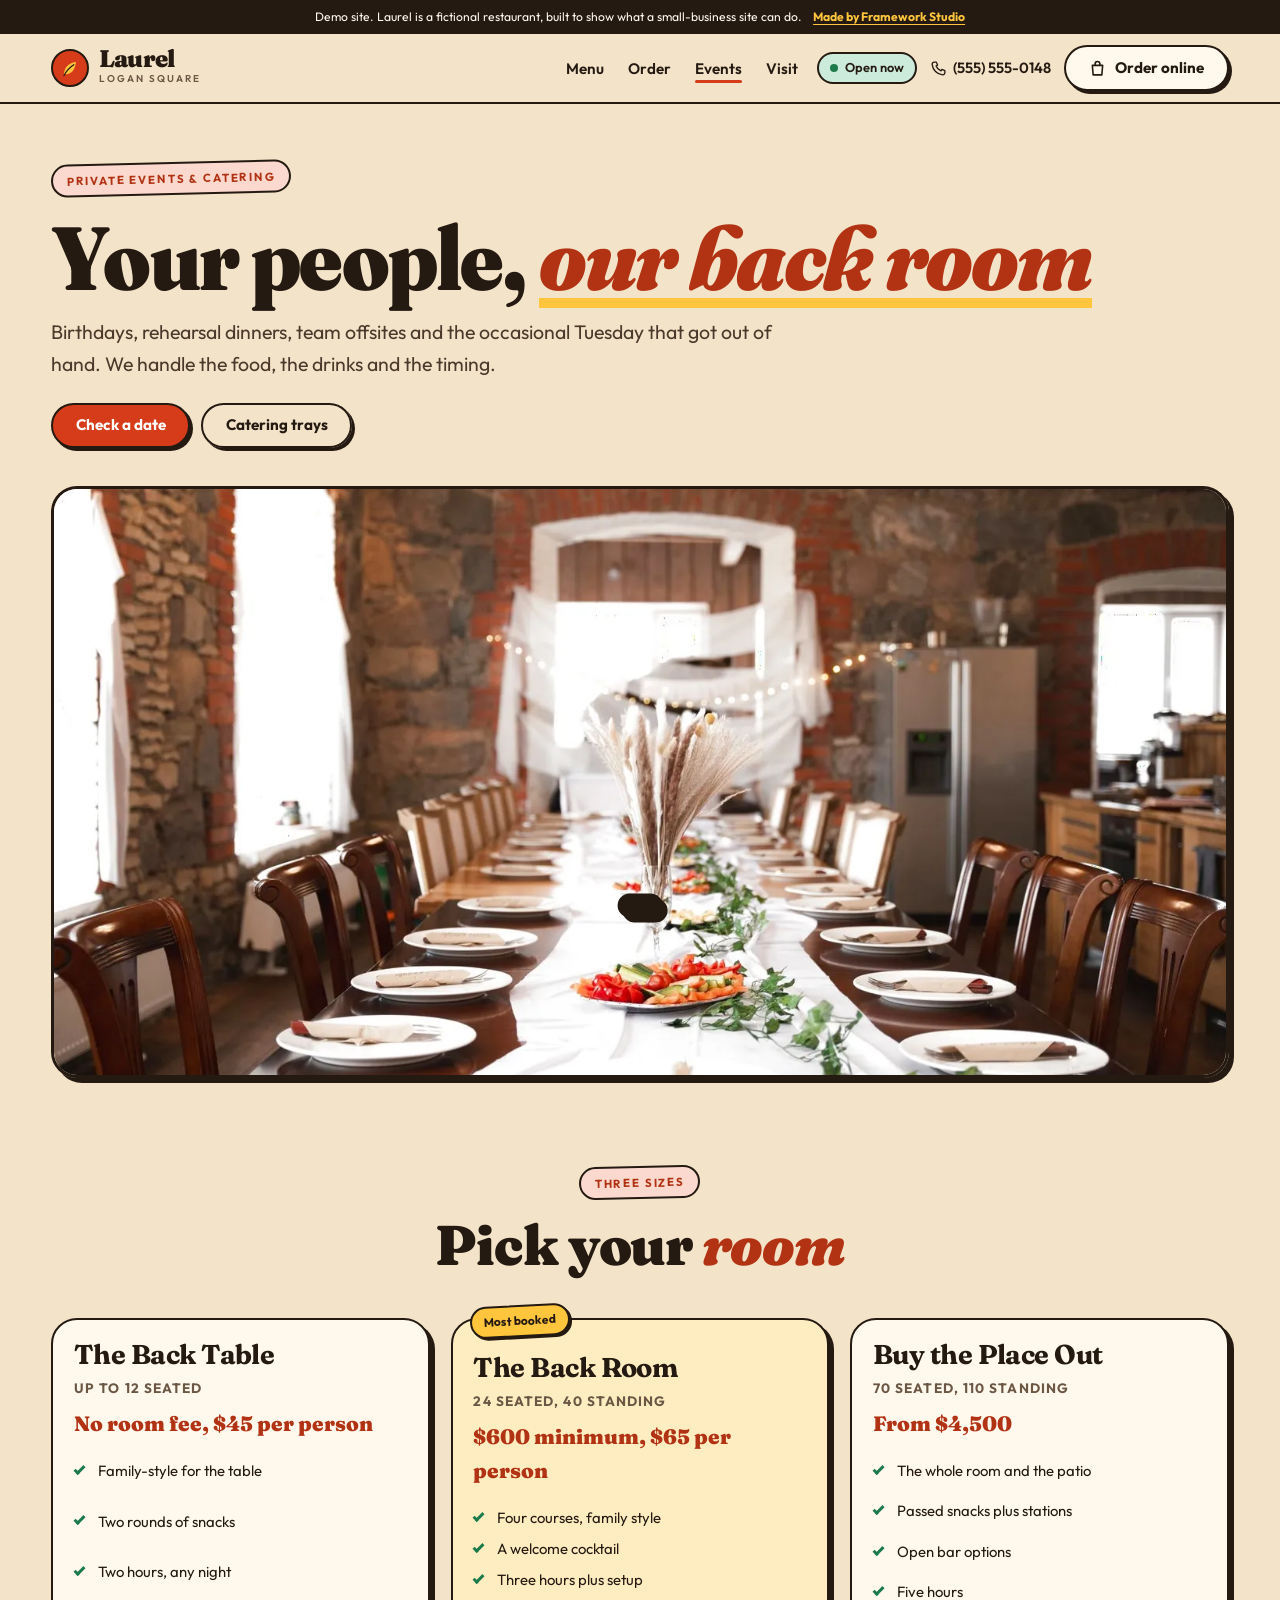
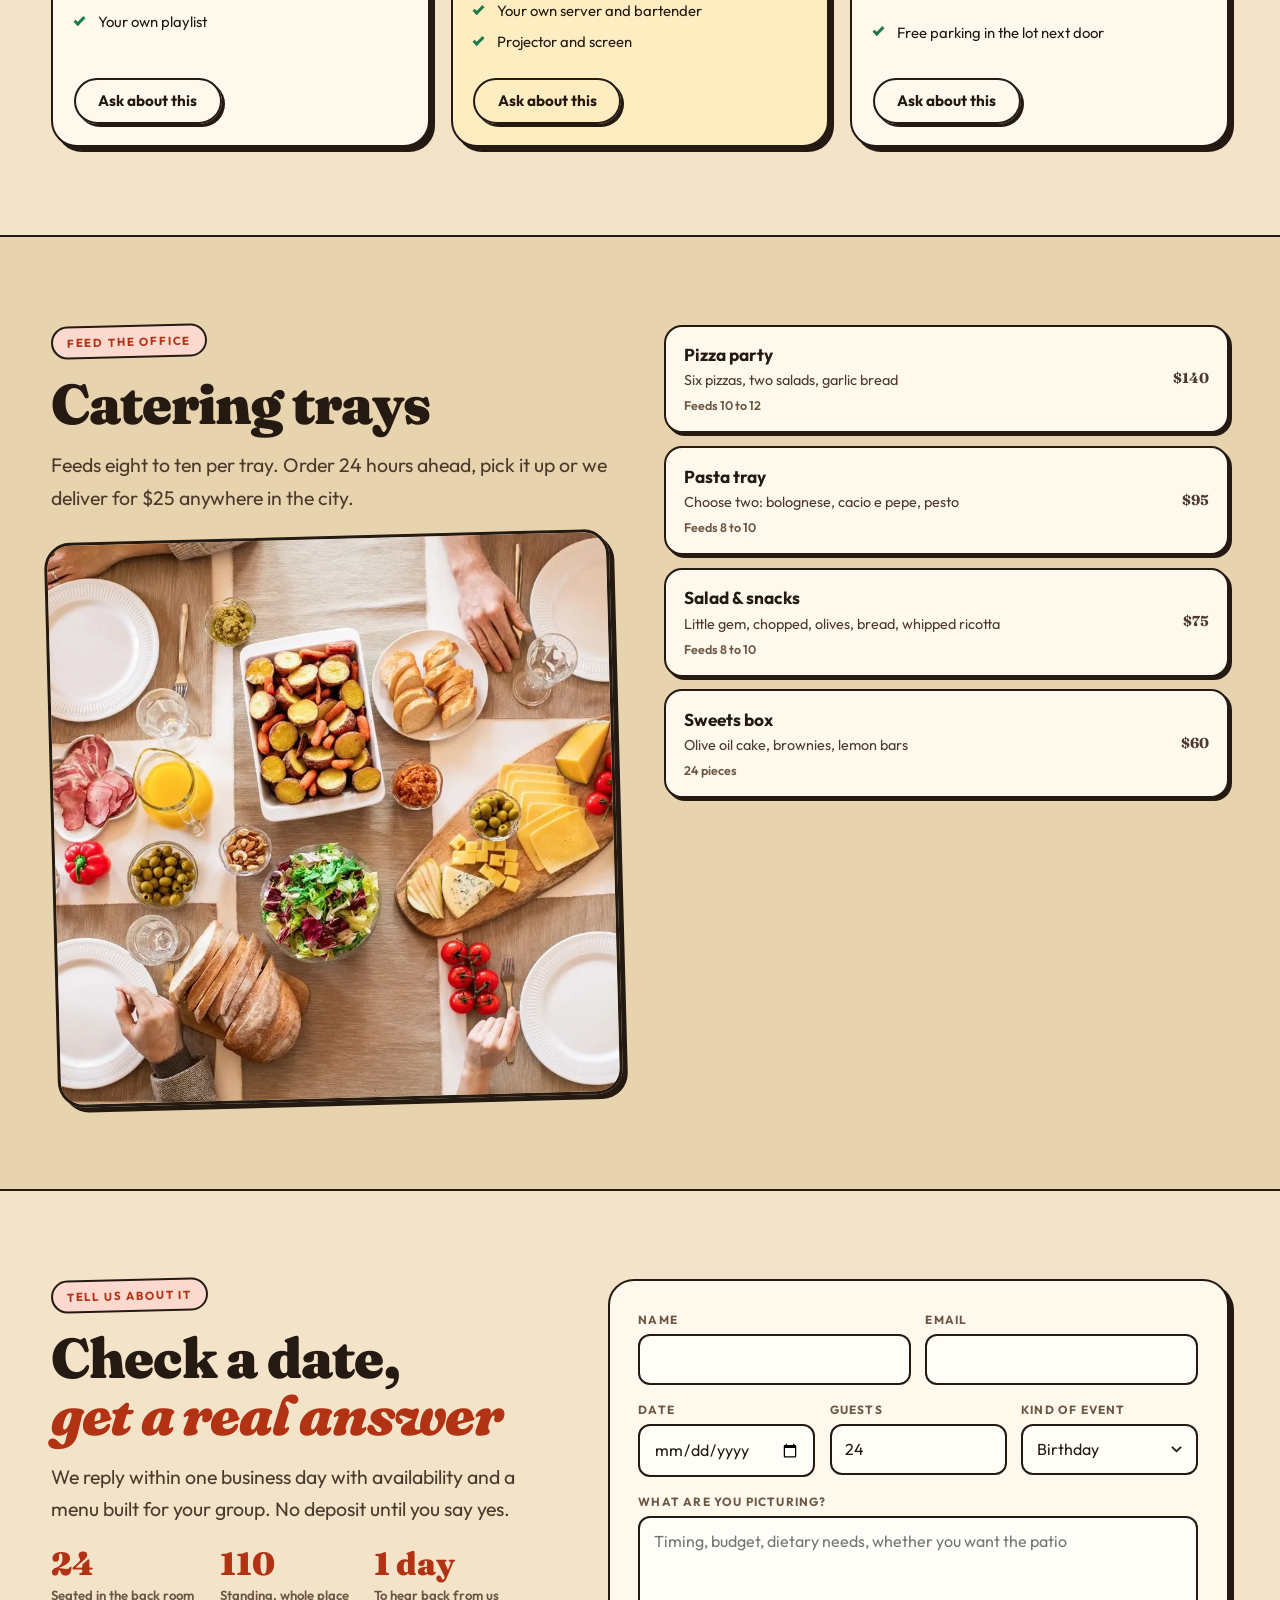
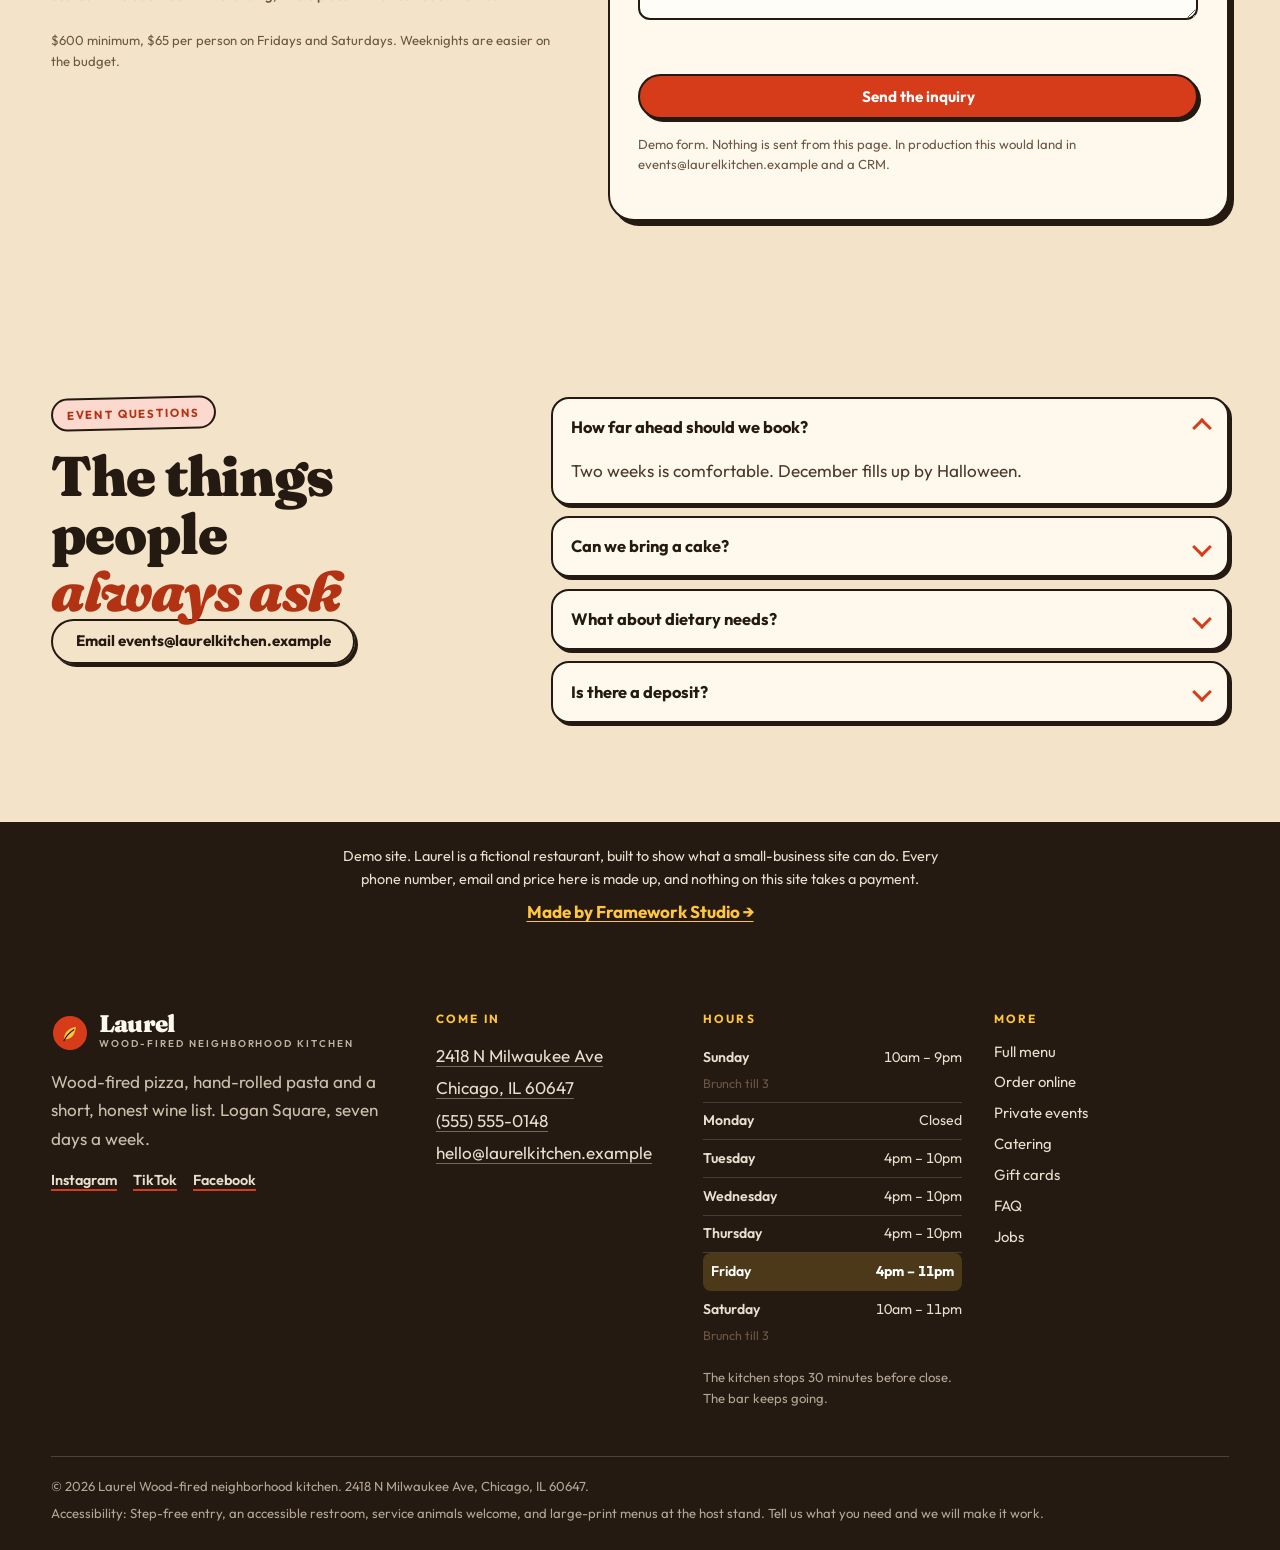
<file: events.html>
<!DOCTYPE html>
<html lang="en">
<head>
<meta charset="utf-8">
<meta name="viewport" content="width=device-width,initial-scale=1">
<title>Private events &amp; catering | Laurel, Logan Square</title>
<meta name="description" content="Book the back table, the back room or the whole place at Laurel in Logan Square. Catering trays feed eight to ten, with 24 hours notice.">
<link rel="canonical" href="https://tahvia127.github.io/laurel-kitchen/events.html">
<meta property="og:type" content="restaurant">
<meta property="og:title" content="Private events &amp; catering | Laurel, Logan Square">
<meta property="og:description" content="Book the back table, the back room or the whole place at Laurel in Logan Square. Catering trays feed eight to ten, with 24 hours notice.">
<meta property="og:image" content="assets/img/hero.webp">
<meta name="theme-color" content="#F3E3C8">
<link rel="icon" href="data:image/svg+xml,%3Csvg xmlns='http://www.w3.org/2000/svg' viewBox='0 0 64 64'%3E%3Crect width='64' height='64' rx='16' fill='%23E04A26'/%3E%3Cpath d='M20 44c0-14 8-24 24-26-2 18-10 26-24 26Z' fill='%23FFD166'/%3E%3Cpath d='M20 46c4-8 10-14 18-18' stroke='%23E04A26' stroke-width='3' fill='none' stroke-linecap='round'/%3E%3C/svg%3E">
<link rel="preconnect" href="https://fonts.googleapis.com">
<link rel="preconnect" href="https://fonts.gstatic.com" crossorigin>
<link href="https://fonts.googleapis.com/css2?family=Fraunces:ital,opsz,wght@0,9..144,600;0,9..144,700;0,9..144,900;1,9..144,700&family=Outfit:wght@400;500;600;700&family=Caveat:wght@600&display=swap" rel="stylesheet">
<link rel="stylesheet" href="assets/css/styles.css">

<script type="application/ld+json">{"@context":"https://schema.org","@type":"Restaurant","name":"Laurel","description":"Wood-fired pizza, hand-rolled pasta and cold drinks in Logan Square. Order pickup or delivery, book a table, or plan a private event at Laurel.","image":"assets/img/hero.webp","servesCuisine":["Italian","Pizza","American"],"priceRange":"$$","telephone":"(555) 555-0148","email":"hello@laurelkitchen.example","address":{"@type":"PostalAddress","streetAddress":"2418 N Milwaukee Ave","addressLocality":"Chicago","addressRegion":"IL","postalCode":"60647","addressCountry":"US"},"geo":{"@type":"GeoCoordinates","latitude":41.9285,"longitude":-87.7042},"openingHoursSpecification":[{"@type":"OpeningHoursSpecification","dayOfWeek":"https://schema.org/Sunday","opens":"10:00","closes":"21:00"},{"@type":"OpeningHoursSpecification","dayOfWeek":"https://schema.org/Tuesday","opens":"16:00","closes":"22:00"},{"@type":"OpeningHoursSpecification","dayOfWeek":"https://schema.org/Wednesday","opens":"16:00","closes":"22:00"},{"@type":"OpeningHoursSpecification","dayOfWeek":"https://schema.org/Thursday","opens":"16:00","closes":"22:00"},{"@type":"OpeningHoursSpecification","dayOfWeek":"https://schema.org/Friday","opens":"16:00","closes":"23:00"},{"@type":"OpeningHoursSpecification","dayOfWeek":"https://schema.org/Saturday","opens":"10:00","closes":"23:00"}],"acceptsReservations":true,"hasMenu":{"@type":"Menu","name":"Laurel menu","hasMenuSection":[{"@type":"MenuSection","name":"Snacks","description":"The things people order before they decide anything else.","hasMenuItem":[{"@type":"MenuItem","name":"Sourdough & Cultured Butter","description":"Baked each morning, sea salt, good olive oil","offers":{"@type":"Offer","price":"9.00","priceCurrency":"USD"}},{"@type":"MenuItem","name":"Garlic Knots","description":"Six of them, parmesan, parsley, a little pool of garlic butter","offers":{"@type":"Offer","price":"10.00","priceCurrency":"USD"}},{"@type":"MenuItem","name":"Whipped Ricotta","description":"Hot honey, thyme, grilled bread","offers":{"@type":"Offer","price":"14.00","priceCurrency":"USD"}},{"@type":"MenuItem","name":"Marinated Olives & Almonds","description":"Citrus, chili, rosemary","offers":{"@type":"Offer","price":"8.00","priceCurrency":"USD"}},{"@type":"MenuItem","name":"Crispy Artichokes","description":"Lemon aioli, pickled shallot","offers":{"@type":"Offer","price":"13.00","priceCurrency":"USD"}},{"@type":"MenuItem","name":"Meatballs & Sunday Gravy","description":"Three, ricotta, focaccia for mopping","offers":{"@type":"Offer","price":"16.00","priceCurrency":"USD"}}]},{"@type":"MenuSection","name":"Wood-Fired Pizza","description":"Fermented 48 hours, fired at 800 degrees, out in six minutes.","hasMenuItem":[{"@type":"MenuItem","name":"Margherita","description":"San Marzano, fior di latte, basil","offers":{"@type":"Offer","price":"18.00","priceCurrency":"USD"}},{"@type":"MenuItem","name":"Hot Honey Soppressata","description":"Spicy soppressata, mozzarella, hot honey, oregano","offers":{"@type":"Offer","price":"23.00","priceCurrency":"USD"}},{"@type":"MenuItem","name":"Bianca","description":"No sauce. Garlic cream, mozzarella, calabrian chili, basil","offers":{"@type":"Offer","price":"21.00","priceCurrency":"USD"}},{"@type":"MenuItem","name":"Mushroom & Taleggio","description":"Roasted maitake, taleggio, thyme, black pepper","offers":{"@type":"Offer","price":"24.00","priceCurrency":"USD"}},{"@type":"MenuItem","name":"Clam & Chili","description":"Littlenecks, garlic, parsley, lemon, chili","offers":{"@type":"Offer","price":"26.00","priceCurrency":"USD"}}]},{"@type":"MenuSection","name":"Pasta","description":"Rolled every morning at six. When it runs out, it runs out.","hasMenuItem":[{"@type":"MenuItem","name":"Cacio e Pepe","description":"Hand-rolled bucatini, pecorino, a lot of black pepper","offers":{"@type":"Offer","price":"24.00","priceCurrency":"USD"}},{"@type":"MenuItem","name":"Tagliatelle Pomodoro","description":"Slow tomato, torn mozzarella, basil","offers":{"@type":"Offer","price":"23.00","priceCurrency":"USD"}},{"@type":"MenuItem","name":"Spicy Rigatoni","description":"Calabrian chili, vodka cream, parmesan","offers":{"@type":"Offer","price":"26.00","priceCurrency":"USD"}},{"@type":"MenuItem","name":"Bolognese","description":"Beef and pork, three hours, pappardelle","offers":{"@type":"Offer","price":"27.00","priceCurrency":"USD"}},{"@type":"MenuItem","name":"Pesto Trofie","description":"Basil, pine nut, green bean, potato","offers":{"@type":"Offer","price":"24.00","priceCurrency":"USD"}}]},{"@type":"MenuSection","name":"Big Plates","description":"Dinner that takes a knife.","hasMenuItem":[{"@type":"MenuItem","name":"Wood-Fired Half Chicken","description":"Charred lemon, bread salad, pan jus","offers":{"@type":"Offer","price":"32.00","priceCurrency":"USD"}},{"@type":"MenuItem","name":"Lake Trout","description":"Brown butter, capers, fingerling potatoes","offers":{"@type":"Offer","price":"34.00","priceCurrency":"USD"}},{"@type":"MenuItem","name":"Dry-Aged Ribeye","description":"Sixteen ounces, salsa verde, bone marrow butter","offers":{"@type":"Offer","price":"52.00","priceCurrency":"USD"}},{"@type":"MenuItem","name":"Roasted Cauliflower Steak","description":"Tahini, pomegranate, dukkah","offers":{"@type":"Offer","price":"26.00","priceCurrency":"USD"}},{"@type":"MenuItem","name":"Laurel Burger","description":"Two patties, aged cheddar, house pickles, special sauce","offers":{"@type":"Offer","price":"19.00","priceCurrency":"USD"}}]},{"@type":"MenuSection","name":"Greens & Sides","description":"Order two. They go in the middle.","hasMenuItem":[{"@type":"MenuItem","name":"Little Gem Caesar","description":"White anchovy, aged parmesan, rye crumb","offers":{"@type":"Offer","price":"15.00","priceCurrency":"USD"}},{"@type":"MenuItem","name":"Chopped Salad","description":"Everything in the walk-in, red wine vinaigrette","offers":{"@type":"Offer","price":"16.00","priceCurrency":"USD"}},{"@type":"MenuItem","name":"Duck Fat Fries","description":"Rosemary salt, garlic aioli","offers":{"@type":"Offer","price":"9.00","priceCurrency":"USD"}},{"@type":"MenuItem","name":"Charred Broccolini","description":"Chili, lemon, breadcrumb","offers":{"@type":"Offer","price":"12.00","priceCurrency":"USD"}},{"@type":"MenuItem","name":"Garlic Bread","description":"The whole loaf, pull it apart","offers":{"@type":"Offer","price":"8.00","priceCurrency":"USD"}}]},{"@type":"MenuSection","name":"Sweets","description":"Say yes. You can walk it off on Milwaukee Avenue.","hasMenuItem":[{"@type":"MenuItem","name":"Olive Oil Cake","description":"Mascarpone, macerated citrus","offers":{"@type":"Offer","price":"12.00","priceCurrency":"USD"}},{"@type":"MenuItem","name":"Basque Cheesecake","description":"Burnt on top, black cherry","offers":{"@type":"Offer","price":"13.00","priceCurrency":"USD"}},{"@type":"MenuItem","name":"Affogato","description":"Espresso, vanilla gelato, amaretti","offers":{"@type":"Offer","price":"10.00","priceCurrency":"USD"}},{"@type":"MenuItem","name":"Brownie Sundae","description":"Warm brownie, soft serve, salted fudge","offers":{"@type":"Offer","price":"11.00","priceCurrency":"USD"}}]},{"@type":"MenuSection","name":"Drinks","description":"Short list, cold glasses, nothing over fifteen dollars.","hasMenuItem":[{"@type":"MenuItem","name":"Laurel Spritz","description":"Aperol, grapefruit, prosecco, soda","offers":{"@type":"Offer","price":"14.00","priceCurrency":"USD"}},{"@type":"MenuItem","name":"House Negroni","description":"Batched, barrel rested, one big cube","offers":{"@type":"Offer","price":"15.00","priceCurrency":"USD"}},{"@type":"MenuItem","name":"Spritz Flight","description":"Four minis, four colors, one tray","offers":{"@type":"Offer","price":"26.00","priceCurrency":"USD"}},{"@type":"MenuItem","name":"Zero-Proof Paloma","description":"Grapefruit, lime, salt, soda","offers":{"@type":"Offer","price":"9.00","priceCurrency":"USD"}},{"@type":"MenuItem","name":"Draft Beer","description":"Four taps, all from Illinois. Ask what is on","offers":{"@type":"Offer","price":"7.00","priceCurrency":"USD"}},{"@type":"MenuItem","name":"Glass of Wine","description":"Six by the glass, nothing precious","offers":{"@type":"Offer","price":"12.00","priceCurrency":"USD"}}]},{"@type":"MenuSection","name":"Weekend Brunch","description":"Saturday and Sunday, 10am till 3pm.","hasMenuItem":[{"@type":"MenuItem","name":"Laurel Benedict","description":"House ham, hollandaise, focaccia, breakfast potatoes","offers":{"@type":"Offer","price":"18.00","priceCurrency":"USD"}},{"@type":"MenuItem","name":"Avocado Toast","description":"Soft eggs, pomegranate, dill, chili oil","offers":{"@type":"Offer","price":"15.00","priceCurrency":"USD"}},{"@type":"MenuItem","name":"Lemon Ricotta Pancakes","description":"Blueberry compote, whipped butter","offers":{"@type":"Offer","price":"16.00","priceCurrency":"USD"}},{"@type":"MenuItem","name":"Breakfast Pizza","description":"Egg, guanciale, mozzarella, black pepper","offers":{"@type":"Offer","price":"19.00","priceCurrency":"USD"}},{"@type":"MenuItem","name":"Bottomless Mimosas","description":"Ninety minutes, orange or grapefruit","offers":{"@type":"Offer","price":"22.00","priceCurrency":"USD"}}]},{"@type":"MenuSection","name":"Kids","description":"Under twelve. Free on Sundays with any adult entree.","hasMenuItem":[{"@type":"MenuItem","name":"Little Cheese Pizza","description":"Six inches, all cheese, no judgement","offers":{"@type":"Offer","price":"10.00","priceCurrency":"USD"}},{"@type":"MenuItem","name":"Buttered Noodles","description":"Parmesan on the side","offers":{"@type":"Offer","price":"9.00","priceCurrency":"USD"}},{"@type":"MenuItem","name":"Chicken Tenders","description":"Honey mustard or ranch","offers":{"@type":"Offer","price":"11.00","priceCurrency":"USD"}}]}]},"potentialAction":[{"@type":"OrderAction","target":{"@type":"EntryPoint","urlTemplate":"https://tahvia127.github.io/laurel-kitchen/order.html","actionPlatform":["https://schema.org/DesktopWebPlatform","https://schema.org/MobileWebPlatform"]},"deliveryMethod":["https://schema.org/OnSitePickup","https://schema.org/ParcelService"]}]}</script>
</head>
<body data-page="events">
<a class="skip" href="#main">Skip to content</a>
<div class="demo-bar" role="note"><p>Demo site. Laurel is a fictional restaurant, built to show what a small-business site can do.</p>
  <a href="https://tahvia127.github.io/framework-studio/" target="_blank" rel="noopener noreferrer">Made by Framework Studio</a></div>
<header class="nav" id="nav">
  <div class="nav-in">
    <a class="brand" href="index.html" aria-label="Laurel, home">
      <span class="brand-mark" aria-hidden="true">
        <svg viewBox="0 0 48 48"><path d="M13 36c0-12 7-21 22-23-2 16-9 23-22 23Z"/><path class="stem" d="M13 38c4-8 10-15 18-20"/></svg>
      </span>
      <span class="brand-txt"><b>Laurel</b><small>Logan Square</small></span>
    </a>
    <nav class="nav-links" aria-label="Primary">
      <ul><li><a href="index.html#menu-preview">Menu</a></li><li><a href="order.html">Order</a></li><li><a href="events.html" aria-current="page">Events</a></li><li><a href="index.html#visit">Visit</a></li></ul>
    </nav>
    <div class="nav-right">
      <span class="status" id="navStatus" aria-live="polite"></span>
      <a class="nav-tel" href="tel:5555550148" aria-label="Call (555) 555-0148"><svg viewBox="0 0 24 24" aria-hidden="true"><path d="M6 3h3l1.6 4.2-2 1.4a12 12 0 0 0 6.8 6.8l1.4-2L21 15v3a3 3 0 0 1-3.2 3A16.8 16.8 0 0 1 3 6.2 3 3 0 0 1 6 3Z"/></svg><span>(555) 555-0148</span></a>
      <a class="btn btn-order" href="order.html"><svg viewBox="0 0 24 24" aria-hidden="true"><path d="M5.5 8h13l-1 12h-11Z"/><path d="M9 8V6.2a3 3 0 0 1 6 0V8"/></svg><span>Order online</span></a>
      <button class="cart-btn" type="button" id="cartBtn" aria-label="Your order"><svg viewBox="0 0 24 24" aria-hidden="true"><path d="M5.5 8h13l-1 12h-11Z"/><path d="M9 8V6.2a3 3 0 0 1 6 0V8"/></svg><span class="cart-count" id="cartCount" hidden>0</span></button>
    </div>
  </div>
</header>
<main id="main">
<section class="page-head">
  <div class="shell">
    <p class="kicker">Private events &amp; catering</p>
    <h1>Your people, <em>our back room</em></h1>
    <p class="lede">Birthdays, rehearsal dinners, team offsites and the occasional Tuesday that got out of hand. We handle the food, the drinks and the timing.</p>
    <div class="head-cta">
      <a class="btn btn-primary" href="#inquiry">Check a date</a>
      <a class="btn btn-ghost" href="#catering">Catering trays</a>
    </div>
  </div>
</section>

<figure class="ev-hero"><img src="assets/img/events-table.webp" alt="The back room set for a long table dinner" width="1500" height="843"></figure>

<section class="packages">
  <div class="shell">
    <header class="sec-head center"><p class="kicker">Three sizes</p><h2>Pick your <em>room</em></h2></header>
    <div class="pkg-grid">
      <article class="pkg rv" style="--i:0">
        
        <h3>The Back Table</h3>
        <p class="pkg-cap">Up to 12 seated</p>
        <p class="pkg-price">No room fee, $45 per person</p>
        <ul><li>Family-style for the table</li><li>Two rounds of snacks</li><li>Two hours, any night</li><li>Your own playlist</li></ul>
        <a class="btn btn-ghost" href="#inquiry">Ask about this</a>
      </article>
      <article class="pkg rv pkg-on" style="--i:1">
        <span class="sticker pop">Most booked</span>
        <h3>The Back Room</h3>
        <p class="pkg-cap">24 seated, 40 standing</p>
        <p class="pkg-price">$600 minimum, $65 per person</p>
        <ul><li>Four courses, family style</li><li>A welcome cocktail</li><li>Three hours plus setup</li><li>Your own server and bartender</li><li>Projector and screen</li></ul>
        <a class="btn btn-ghost" href="#inquiry">Ask about this</a>
      </article>
      <article class="pkg rv" style="--i:2">
        
        <h3>Buy the Place Out</h3>
        <p class="pkg-cap">70 seated, 110 standing</p>
        <p class="pkg-price">From $4,500</p>
        <ul><li>The whole room and the patio</li><li>Passed snacks plus stations</li><li>Open bar options</li><li>Five hours</li><li>Free parking in the lot next door</li></ul>
        <a class="btn btn-ghost" href="#inquiry">Ask about this</a>
      </article>
    </div>
  </div>
</section>

<section class="catering" id="catering">
  <div class="shell cat-grid">
    <div class="cat-copy">
      <p class="kicker">Feed the office</p>
      <h2>Catering trays</h2>
      <p class="lede">Feeds eight to ten per tray. Order 24 hours ahead, pick it up or we deliver for $25 anywhere in the city.</p>
      <figure class="cat-im"><img src="assets/img/gallery-2.webp" alt="Platters and shared plates laid out on a table" loading="lazy" width="800" height="800"></figure>
    </div>
    <ul class="trays">
      <li>
        <div><b>Pizza party</b><span>Six pizzas, two salads, garlic bread</span><small>Feeds 10 to 12</small></div>
        <span class="price">$140</span>
      </li>
      <li>
        <div><b>Pasta tray</b><span>Choose two: bolognese, cacio e pepe, pesto</span><small>Feeds 8 to 10</small></div>
        <span class="price">$95</span>
      </li>
      <li>
        <div><b>Salad &amp; snacks</b><span>Little gem, chopped, olives, bread, whipped ricotta</span><small>Feeds 8 to 10</small></div>
        <span class="price">$75</span>
      </li>
      <li>
        <div><b>Sweets box</b><span>Olive oil cake, brownies, lemon bars</span><small>24 pieces</small></div>
        <span class="price">$60</span>
      </li>
    </ul>
  </div>
</section>

<section class="inquiry" id="inquiry">
  <div class="shell inq-grid">
    <div class="inq-copy">
      <p class="kicker">Tell us about it</p>
      <h2>Check a date, <em>get a real answer</em></h2>
      <p class="lede">We reply within one business day with availability and a menu built for your group. No deposit until you say yes.</p>
      <ul class="inq-facts">
        <li><b>24</b><span>Seated in the back room</span></li>
        <li><b>110</b><span>Standing, whole place</span></li>
        <li><b>1 day</b><span>To hear back from us</span></li>
      </ul>
      <p class="fine">$600 minimum, $65 per person on Fridays and Saturdays. Weeknights are easier on the budget.</p>
    </div>
    <form class="inq-form card" id="inqForm" novalidate>
      <div class="field-row">
        <label><span>Name</span><input id="inqName" autocomplete="name" required></label>
        <label><span>Email</span><input id="inqEmail" type="email" autocomplete="email" required></label>
      </div>
      <div class="field-row">
        <label><span>Date</span><input id="inqDate" type="date" required></label>
        <label><span>Guests</span><input id="inqGuests" type="number" min="7" max="110" value="24" required></label>
        <label><span>Kind of event</span><select id="inqType">
          <option>Birthday</option><option>Rehearsal dinner</option><option>Work dinner or offsite</option>
          <option>Catering drop-off</option><option>Something else</option></select></label>
      </div>
      <label><span>What are you picturing?</span><textarea id="inqNote" rows="3" placeholder="Timing, budget, dietary needs, whether you want the patio"></textarea></label>
      <p class="err" id="inqErr" role="alert"></p>
      <button class="btn btn-primary btn-wide" type="submit">Send the inquiry</button>
      <p class="fine">Demo form. Nothing is sent from this page. In production this would land in events@laurelkitchen.example and a CRM.</p>
    </form>
  </div>
</section>

<section class="faq-sec">
  <div class="shell faq-grid">
    <header class="sec-head">
      <p class="kicker">Event questions</p>
      <h2>The things people <em>always ask</em></h2>
      <a class="btn btn-ghost" href="mailto:events@laurelkitchen.example">Email events@laurelkitchen.example</a>
    </header>
    <div class="faq ">
  <details open><summary>How far ahead should we book?<span class="chev" aria-hidden="true"></span></summary><p>Two weeks is comfortable. December fills up by Halloween.</p></details>
  <details><summary>Can we bring a cake?<span class="chev" aria-hidden="true"></span></summary><p>Yes. No cutting fee, and we will plate it for you.</p></details>
  <details><summary>What about dietary needs?<span class="chev" aria-hidden="true"></span></summary><p>Tell us the count and we build the menu around it. Gluten free, vegetarian and vegan are easy here.</p></details>
  <details><summary>Is there a deposit?<span class="chev" aria-hidden="true"></span></summary><p>Half the food minimum holds the date, and it comes off the final bill.</p></details></div>
  </div>
</section>
</main>
<div class="demo-foot"><p>Demo site. Laurel is a fictional restaurant, built to show what a small-business site can do. Every phone number, email and price here is made up, and nothing on this site takes a payment.</p>
  <a href="https://tahvia127.github.io/framework-studio/" target="_blank" rel="noopener noreferrer">Made by Framework Studio &rarr;</a></div>
<footer class="foot">
  <div class="shell foot-grid">
    <div class="foot-brand">
      <a class="brand light" href="index.html">
        <span class="brand-mark" aria-hidden="true"><svg viewBox="0 0 48 48"><path d="M13 36c0-12 7-21 22-23-2 16-9 23-22 23Z"/><path class="stem" d="M13 38c4-8 10-15 18-20"/></svg></span>
        <span class="brand-txt"><b>Laurel</b><small>Wood-fired neighborhood kitchen</small></span>
      </a>
      <p class="foot-pitch">Wood-fired pizza, hand-rolled pasta and a short, honest wine list. Logan Square, seven days a week.</p>
      <ul class="social"><li><a href="https://instagram.com" target="_blank" rel="noopener noreferrer">Instagram</a></li><li><a href="https://tiktok.com" target="_blank" rel="noopener noreferrer">TikTok</a></li><li><a href="https://facebook.com" target="_blank" rel="noopener noreferrer">Facebook</a></li></ul>
    </div>
    <div class="foot-col">
      <h3>Come in</h3>
      <address>
        <a href="https://www.openstreetmap.org/?mlat=41.9285&amp;mlon=-87.7042#map=17/41.9285/-87.7042" target="_blank" rel="noopener noreferrer">2418 N Milwaukee Ave<br>Chicago, IL 60647</a><br>
        <a href="tel:5555550148">(555) 555-0148</a><br>
        <a href="mailto:hello@laurelkitchen.example">hello@laurelkitchen.example</a>
      </address>
    </div>
    <div class="foot-col">
      <h3>Hours</h3>
      <ul class="foot-hours"><li data-dow="0"><span class="hr-day">Sunday</span><span class="hr-time">10am &ndash; 9pm</span><span class="hr-note">Brunch till 3</span></li><li data-dow="1"><span class="hr-day">Monday</span><span class="hr-time">Closed</span></li><li data-dow="2"><span class="hr-day">Tuesday</span><span class="hr-time">4pm &ndash; 10pm</span></li><li data-dow="3"><span class="hr-day">Wednesday</span><span class="hr-time">4pm &ndash; 10pm</span></li><li data-dow="4"><span class="hr-day">Thursday</span><span class="hr-time">4pm &ndash; 10pm</span></li><li data-dow="5"><span class="hr-day">Friday</span><span class="hr-time">4pm &ndash; 11pm</span></li><li data-dow="6"><span class="hr-day">Saturday</span><span class="hr-time">10am &ndash; 11pm</span><span class="hr-note">Brunch till 3</span></li></ul>
      <p class="fine">The kitchen stops 30 minutes before close. The bar keeps going.</p>
    </div>
    <div class="foot-col">
      <h3>More</h3>
      <ul class="foot-links">
        <li><a href="menu.html">Full menu</a></li>
        <li><a href="order.html">Order online</a></li>
        <li><a href="events.html">Private events</a></li>
        <li><a href="events.html#catering">Catering</a></li>
        <li><a href="index.html#gift">Gift cards</a></li>
        <li><a href="index.html#faq">FAQ</a></li>
        <li><a href="mailto:jobs@laurelkitchen.example">Jobs</a></li>
      </ul>
    </div>
  </div>
  <div class="shell foot-base">
    <p>&copy; <span id="yr">2026</span> Laurel Wood-fired neighborhood kitchen. 2418 N Milwaukee Ave, Chicago, IL 60647.</p>
    <p class="fine">Accessibility: Step-free entry, an accessible restroom, service animals welcome, and large-print menus at the host stand. Tell us what you need and we will make it work.</p>
  </div>
</footer>

<div class="drawer-scrim" id="drawerScrim" hidden></div>
<aside class="drawer" id="cartDrawer" aria-label="Your order" aria-hidden="true">
  <div class="drawer-head">
    <h2>Your order</h2>
    <button class="icon-btn" type="button" data-close-drawer aria-label="Close">&times;</button>
  </div>
  <div class="drawer-body" id="cartLines"></div>
  <div class="drawer-foot" id="cartFoot"></div>
</aside>
<dialog class="modal" id="optModal" aria-labelledby="optTitle"><form method="dialog" id="optForm"></form></dialog>
<div class="toast" id="toast" role="status" aria-live="polite"></div>
<a class="mobile-order" href="order.html"><svg viewBox="0 0 24 24" aria-hidden="true"><path d="M5.5 8h13l-1 12h-11Z"/><path d="M9 8V6.2a3 3 0 0 1 6 0V8"/></svg> Order online &middot; pickup in 20 min</a>
<script>window.LK={"brand":"Laurel","hours":[{"day":"Sunday","label":"Sun","closed":false,"open":"10:00","close":"21:00","note":"Brunch till 3"},{"day":"Monday","label":"Mon","closed":true,"open":null,"close":null,"note":null},{"day":"Tuesday","label":"Tue","closed":false,"open":"16:00","close":"22:00","note":null},{"day":"Wednesday","label":"Wed","closed":false,"open":"16:00","close":"22:00","note":null},{"day":"Thursday","label":"Thu","closed":false,"open":"16:00","close":"22:00","note":null},{"day":"Friday","label":"Fri","closed":false,"open":"16:00","close":"23:00","note":null},{"day":"Saturday","label":"Sat","closed":false,"open":"10:00","close":"23:00","note":"Brunch till 3"}],"ordering":{"_note":"Fees and times used by the order page. taxRate is a decimal.","taxRate":0.1075,"pickupMinutes":20,"deliveryMinutes":45,"deliveryFee":3.99,"deliveryMinimum":20,"deliveryRadius":"Two miles, roughly Western to Pulaski and Diversey to Armitage","tipPresets":[15,18,20,25],"defaultTip":18,"promo":{"code":"LAUREL10","percent":10,"blurb":"First online order? Use code LAUREL10 for 10% off."},"largeOrderThreshold":150,"largeOrderNote":"Over $150 is catering. Give us 24 hours and we will take care of you."},"legend":{"v":"Vegetarian","vg":"Vegan","gf":"Gluten free","gfo":"Gluten free on request","spicy":"Spicy"},"groups":[{"id":"pizza-size","label":"Size","type":"single","required":true,"choices":[{"name":"12 inch","price":0,"default":true},{"name":"16 inch, feeds two","price":8}]},{"id":"crust","label":"Crust","type":"single","required":true,"choices":[{"name":"Classic sourdough","price":0,"default":true},{"name":"Gluten free, 12 inch only","price":4}]},{"id":"pizza-extras","label":"Pile it on","type":"multi","max":4,"choices":[{"name":"Extra mozzarella","price":2},{"name":"Hot honey","price":1},{"name":"Fennel sausage","price":4},{"name":"Chili crisp","price":1.5},{"name":"Extra basil","price":0}]},{"id":"pasta-style","label":"Noodle","type":"single","required":true,"choices":[{"name":"As it comes","price":0,"default":true},{"name":"Gluten free penne","price":3},{"name":"Extra noodles","price":5}]},{"id":"add-protein","label":"Add protein","type":"single","choices":[{"name":"No thanks","price":0,"default":true},{"name":"Grilled chicken","price":7},{"name":"Shrimp","price":9},{"name":"Crispy tofu","price":5},{"name":"Fennel sausage","price":6}]},{"id":"dressing","label":"Dressing","type":"single","required":true,"choices":[{"name":"Caesar","price":0,"default":true},{"name":"Lemon vinaigrette","price":0},{"name":"Buttermilk ranch","price":0},{"name":"On the side","price":0}]},{"id":"heat","label":"Heat","type":"single","required":true,"choices":[{"name":"Mild","price":0,"default":true},{"name":"Medium","price":0},{"name":"Bring it","price":0}]},{"id":"side-choice","label":"Side","type":"single","required":true,"choices":[{"name":"Duck fat fries","price":0},{"name":"Little gem salad","price":0},{"name":"Charred broccolini","price":0},{"name":"Roasted potatoes","price":0}]},{"id":"doneness","label":"How do you want it","type":"single","required":true,"choices":[{"name":"Rare","price":0},{"name":"Medium rare","price":0,"default":true},{"name":"Medium","price":0},{"name":"Medium well","price":0},{"name":"Well done","price":0}]},{"id":"egg-style","label":"Eggs","type":"single","required":true,"choices":[{"name":"Poached","price":0,"default":true},{"name":"Over easy","price":0},{"name":"Scrambled","price":0}]},{"id":"bread-choice","label":"Bread","type":"single","required":true,"choices":[{"name":"Sourdough","price":0,"default":true},{"name":"Focaccia","price":0},{"name":"Gluten free toast","price":2}]},{"id":"drink-mods","label":"Make it","type":"single","required":true,"choices":[{"name":"Classic","price":0,"default":true},{"name":"Zero proof","price":-3},{"name":"Extra spicy","price":0}]},{"id":"kids-side","label":"Side","type":"single","required":true,"choices":[{"name":"Fries","price":0,"default":true},{"name":"Fruit cup","price":0},{"name":"Carrots and ranch","price":0}]}],"sections":[{"id":"snacks","name":"Snacks","blurb":"The things people order before they decide anything else.","availability":null,"items":[{"id":"sourdough","name":"Sourdough & Cultured Butter","description":"Baked each morning, sea salt, good olive oil","price":9,"tags":["v"],"image":null,"options":[],"popular":false,"featured":false},{"id":"knots","name":"Garlic Knots","description":"Six of them, parmesan, parsley, a little pool of garlic butter","price":10,"tags":["v"],"image":null,"options":[],"popular":true,"featured":false},{"id":"ricotta","name":"Whipped Ricotta","description":"Hot honey, thyme, grilled bread","price":14,"tags":["v"],"image":null,"options":[],"popular":false,"featured":false},{"id":"olives","name":"Marinated Olives & Almonds","description":"Citrus, chili, rosemary","price":8,"tags":["v","gf"],"image":null,"options":[],"popular":false,"featured":false},{"id":"artichokes","name":"Crispy Artichokes","description":"Lemon aioli, pickled shallot","price":13,"tags":["v","gf"],"image":null,"options":[],"popular":false,"featured":false},{"id":"meatballs","name":"Meatballs & Sunday Gravy","description":"Three, ricotta, focaccia for mopping","price":16,"tags":[],"image":null,"options":[],"popular":false,"featured":false}]},{"id":"pizza","name":"Wood-Fired Pizza","blurb":"Fermented 48 hours, fired at 800 degrees, out in six minutes.","availability":null,"items":[{"id":"margherita","name":"Margherita","description":"San Marzano, fior di latte, basil","price":18,"tags":["v"],"image":null,"options":["pizza-size","crust","pizza-extras"],"popular":false,"featured":false},{"id":"hot-honey","name":"Hot Honey Soppressata","description":"Spicy soppressata, mozzarella, hot honey, oregano","price":23,"tags":["spicy"],"image":"dish-flatbread","options":["pizza-size","crust","pizza-extras"],"popular":true,"featured":true},{"id":"bianca","name":"Bianca","description":"No sauce. Garlic cream, mozzarella, calabrian chili, basil","price":21,"tags":["v"],"image":"hero-chip","options":["pizza-size","crust","pizza-extras"],"popular":false,"featured":true},{"id":"mushroom","name":"Mushroom & Taleggio","description":"Roasted maitake, taleggio, thyme, black pepper","price":24,"tags":["v"],"image":null,"options":["pizza-size","crust","pizza-extras"],"popular":false,"featured":false},{"id":"clam","name":"Clam & Chili","description":"Littlenecks, garlic, parsley, lemon, chili","price":26,"tags":["spicy"],"image":null,"options":["pizza-size","crust","pizza-extras"],"popular":false,"featured":false}]},{"id":"pasta","name":"Pasta","blurb":"Rolled every morning at six. When it runs out, it runs out.","availability":null,"items":[{"id":"cacio","name":"Cacio e Pepe","description":"Hand-rolled bucatini, pecorino, a lot of black pepper","price":24,"tags":["v"],"image":null,"options":["pasta-style","add-protein"],"popular":true,"featured":false},{"id":"pomodoro","name":"Tagliatelle Pomodoro","description":"Slow tomato, torn mozzarella, basil","price":23,"tags":["v"],"image":"dish-pasta","options":["pasta-style","add-protein"],"popular":false,"featured":true},{"id":"vodka","name":"Spicy Rigatoni","description":"Calabrian chili, vodka cream, parmesan","price":26,"tags":["v","spicy"],"image":"dish-spaghetti","options":["pasta-style","add-protein"],"popular":true,"featured":true},{"id":"bolognese","name":"Bolognese","description":"Beef and pork, three hours, pappardelle","price":27,"tags":[],"image":null,"options":["pasta-style","add-protein"],"popular":false,"featured":false},{"id":"pesto","name":"Pesto Trofie","description":"Basil, pine nut, green bean, potato","price":24,"tags":["v"],"image":null,"options":["pasta-style","add-protein"],"popular":false,"featured":false}]},{"id":"plates","name":"Big Plates","blurb":"Dinner that takes a knife.","availability":null,"items":[{"id":"chicken","name":"Wood-Fired Half Chicken","description":"Charred lemon, bread salad, pan jus","price":32,"tags":[],"image":"dish-chicken","options":["side-choice"],"popular":false,"featured":true},{"id":"trout","name":"Lake Trout","description":"Brown butter, capers, fingerling potatoes","price":34,"tags":["gf"],"image":"dish-fish","options":["side-choice"],"popular":false,"featured":false},{"id":"ribeye","name":"Dry-Aged Ribeye","description":"Sixteen ounces, salsa verde, bone marrow butter","price":52,"tags":[],"image":null,"options":["doneness","side-choice"],"popular":false,"featured":false},{"id":"cauliflower","name":"Roasted Cauliflower Steak","description":"Tahini, pomegranate, dukkah","price":26,"tags":["v","gf"],"image":null,"options":["side-choice"],"popular":false,"featured":false},{"id":"burger","name":"Laurel Burger","description":"Two patties, aged cheddar, house pickles, special sauce","price":19,"tags":[],"image":null,"options":["heat","side-choice"],"popular":true,"featured":false}]},{"id":"greens","name":"Greens & Sides","blurb":"Order two. They go in the middle.","availability":null,"items":[{"id":"caesar","name":"Little Gem Caesar","description":"White anchovy, aged parmesan, rye crumb","price":15,"tags":["gfo"],"image":"dish-salad","options":["dressing","add-protein"],"popular":false,"featured":true},{"id":"chopped","name":"Chopped Salad","description":"Everything in the walk-in, red wine vinaigrette","price":16,"tags":["v","gf"],"image":"dish-chopped","options":["add-protein"],"popular":false,"featured":false},{"id":"fries","name":"Duck Fat Fries","description":"Rosemary salt, garlic aioli","price":9,"tags":["gf"],"image":null,"options":[],"popular":true,"featured":false},{"id":"broccolini","name":"Charred Broccolini","description":"Chili, lemon, breadcrumb","price":12,"tags":["v"],"image":null,"options":[],"popular":false,"featured":false},{"id":"garlic-bread","name":"Garlic Bread","description":"The whole loaf, pull it apart","price":8,"tags":["v"],"image":null,"options":[],"popular":false,"featured":false}]},{"id":"sweets","name":"Sweets","blurb":"Say yes. You can walk it off on Milwaukee Avenue.","availability":null,"items":[{"id":"cake","name":"Olive Oil Cake","description":"Mascarpone, macerated citrus","price":12,"tags":["v"],"image":"dish-cake","options":[],"popular":false,"featured":false},{"id":"basque","name":"Basque Cheesecake","description":"Burnt on top, black cherry","price":13,"tags":["v"],"image":"dish-cheesecake","options":[],"popular":true,"featured":true},{"id":"affogato","name":"Affogato","description":"Espresso, vanilla gelato, amaretti","price":10,"tags":["v","gf"],"image":null,"options":[],"popular":false,"featured":false},{"id":"sundae","name":"Brownie Sundae","description":"Warm brownie, soft serve, salted fudge","price":11,"tags":["v"],"image":null,"options":[],"popular":false,"featured":false}]},{"id":"drinks","name":"Drinks","blurb":"Short list, cold glasses, nothing over fifteen dollars.","availability":null,"items":[{"id":"spritz","name":"Laurel Spritz","description":"Aperol, grapefruit, prosecco, soda","price":14,"tags":[],"image":"drink-spritz","options":["drink-mods"],"popular":false,"featured":true},{"id":"negroni","name":"House Negroni","description":"Batched, barrel rested, one big cube","price":15,"tags":[],"image":null,"options":["drink-mods"],"popular":false,"featured":false},{"id":"flight","name":"Spritz Flight","description":"Four minis, four colors, one tray","price":26,"tags":[],"image":"drink-cocktails","options":[],"popular":true,"featured":false},{"id":"paloma","name":"Zero-Proof Paloma","description":"Grapefruit, lime, salt, soda","price":9,"tags":["v","gf"],"image":null,"options":[],"popular":false,"featured":false},{"id":"beer","name":"Draft Beer","description":"Four taps, all from Illinois. Ask what is on","price":7,"tags":[],"image":null,"options":[],"popular":false,"featured":false},{"id":"wine","name":"Glass of Wine","description":"Six by the glass, nothing precious","price":12,"tags":[],"image":null,"options":[],"popular":false,"featured":false}]},{"id":"brunch","name":"Weekend Brunch","blurb":"Saturday and Sunday, 10am till 3pm.","availability":"Saturday and Sunday only, 10am to 3pm","items":[{"id":"benedict","name":"Laurel Benedict","description":"House ham, hollandaise, focaccia, breakfast potatoes","price":18,"tags":[],"image":"dish-eggs","options":["egg-style"],"popular":false,"featured":true},{"id":"avo-toast","name":"Avocado Toast","description":"Soft eggs, pomegranate, dill, chili oil","price":15,"tags":["v"],"image":"dish-toast","options":["bread-choice","add-protein"],"popular":false,"featured":false},{"id":"pancakes","name":"Lemon Ricotta Pancakes","description":"Blueberry compote, whipped butter","price":16,"tags":["v"],"image":null,"options":[],"popular":true,"featured":false},{"id":"brunch-pizza","name":"Breakfast Pizza","description":"Egg, guanciale, mozzarella, black pepper","price":19,"tags":[],"image":null,"options":["crust"],"popular":false,"featured":false},{"id":"mimosas","name":"Bottomless Mimosas","description":"Ninety minutes, orange or grapefruit","price":22,"tags":[],"image":null,"options":[],"popular":false,"featured":false}]},{"id":"kids","name":"Kids","blurb":"Under twelve. Free on Sundays with any adult entree.","availability":null,"items":[{"id":"kid-pizza","name":"Little Cheese Pizza","description":"Six inches, all cheese, no judgement","price":10,"tags":["v"],"image":null,"options":["kids-side"],"popular":false,"featured":false},{"id":"kid-noodles","name":"Buttered Noodles","description":"Parmesan on the side","price":9,"tags":["v"],"image":null,"options":["kids-side"],"popular":false,"featured":false},{"id":"kid-tenders","name":"Chicken Tenders","description":"Honey mustard or ranch","price":11,"tags":[],"image":null,"options":["kids-side"],"popular":false,"featured":false}]}]};</script>
<script src="assets/js/site.js"></script>
</body>
</html>
</file>
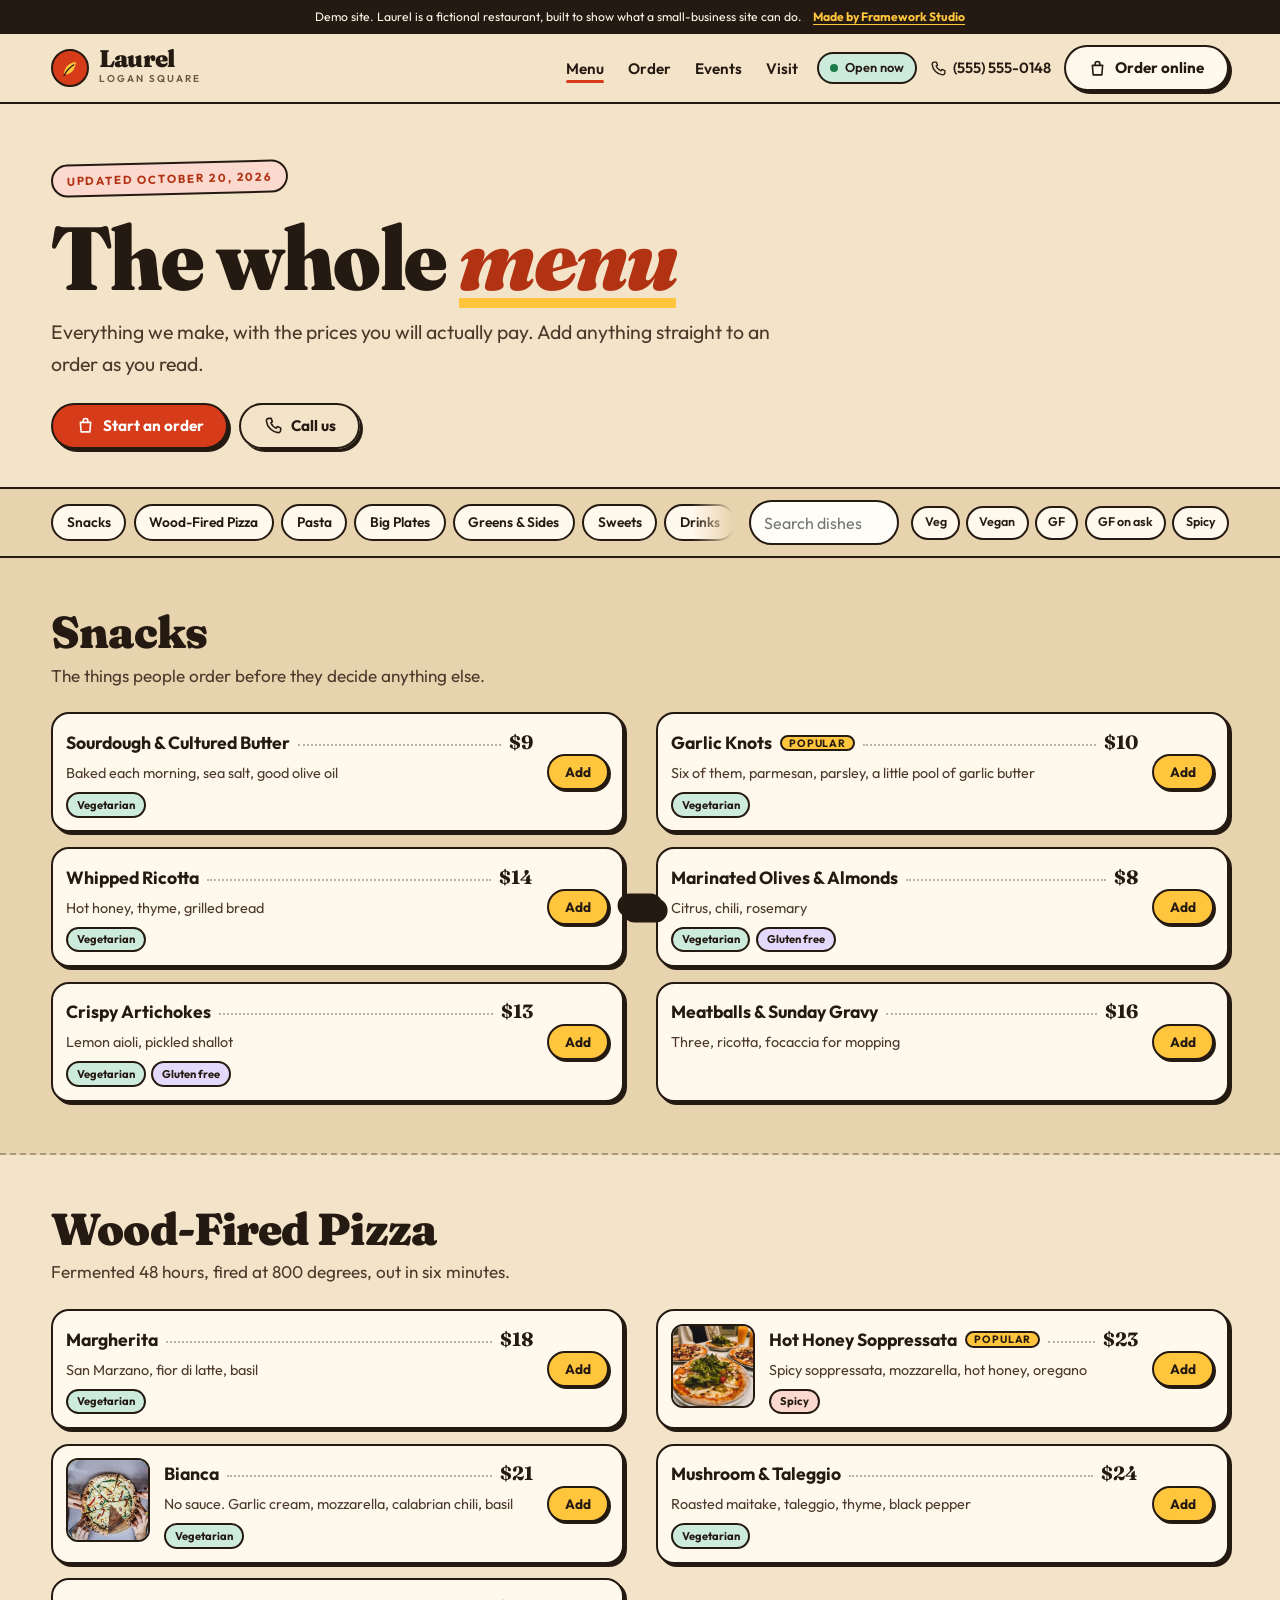
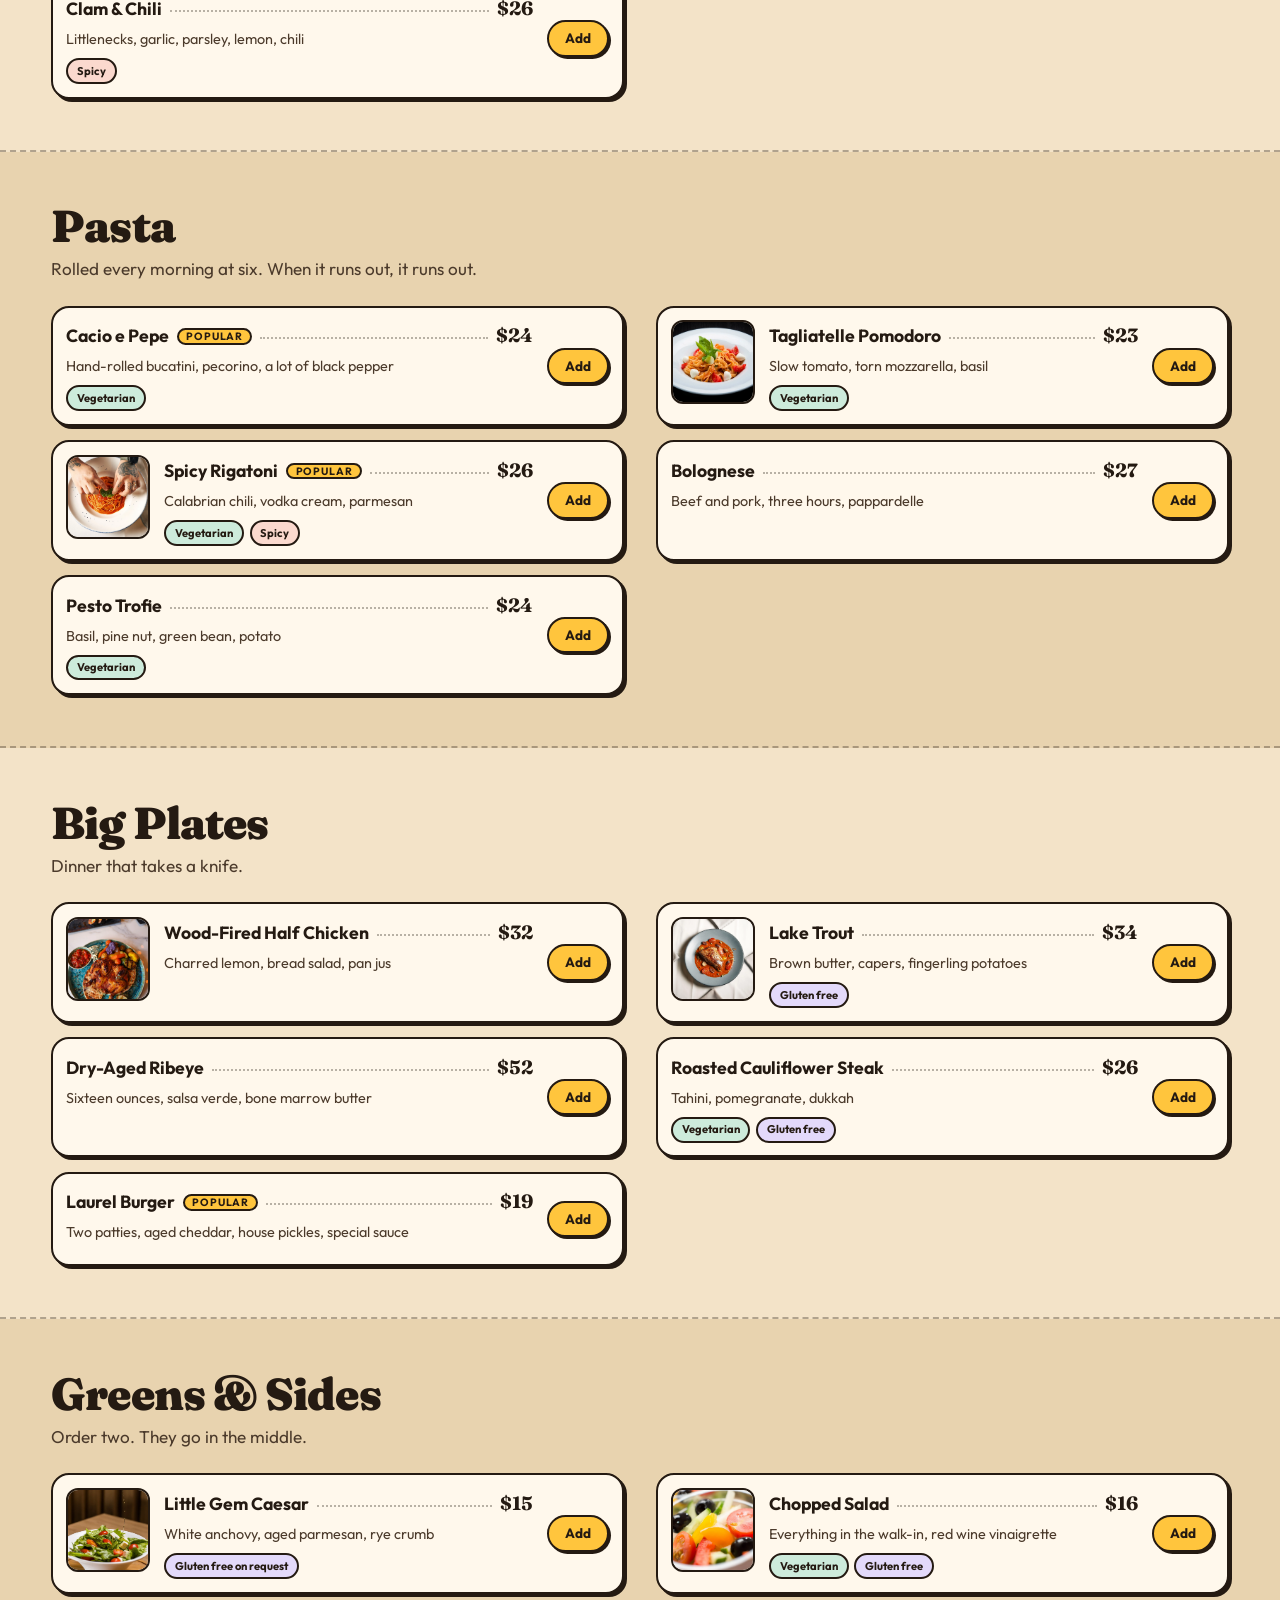
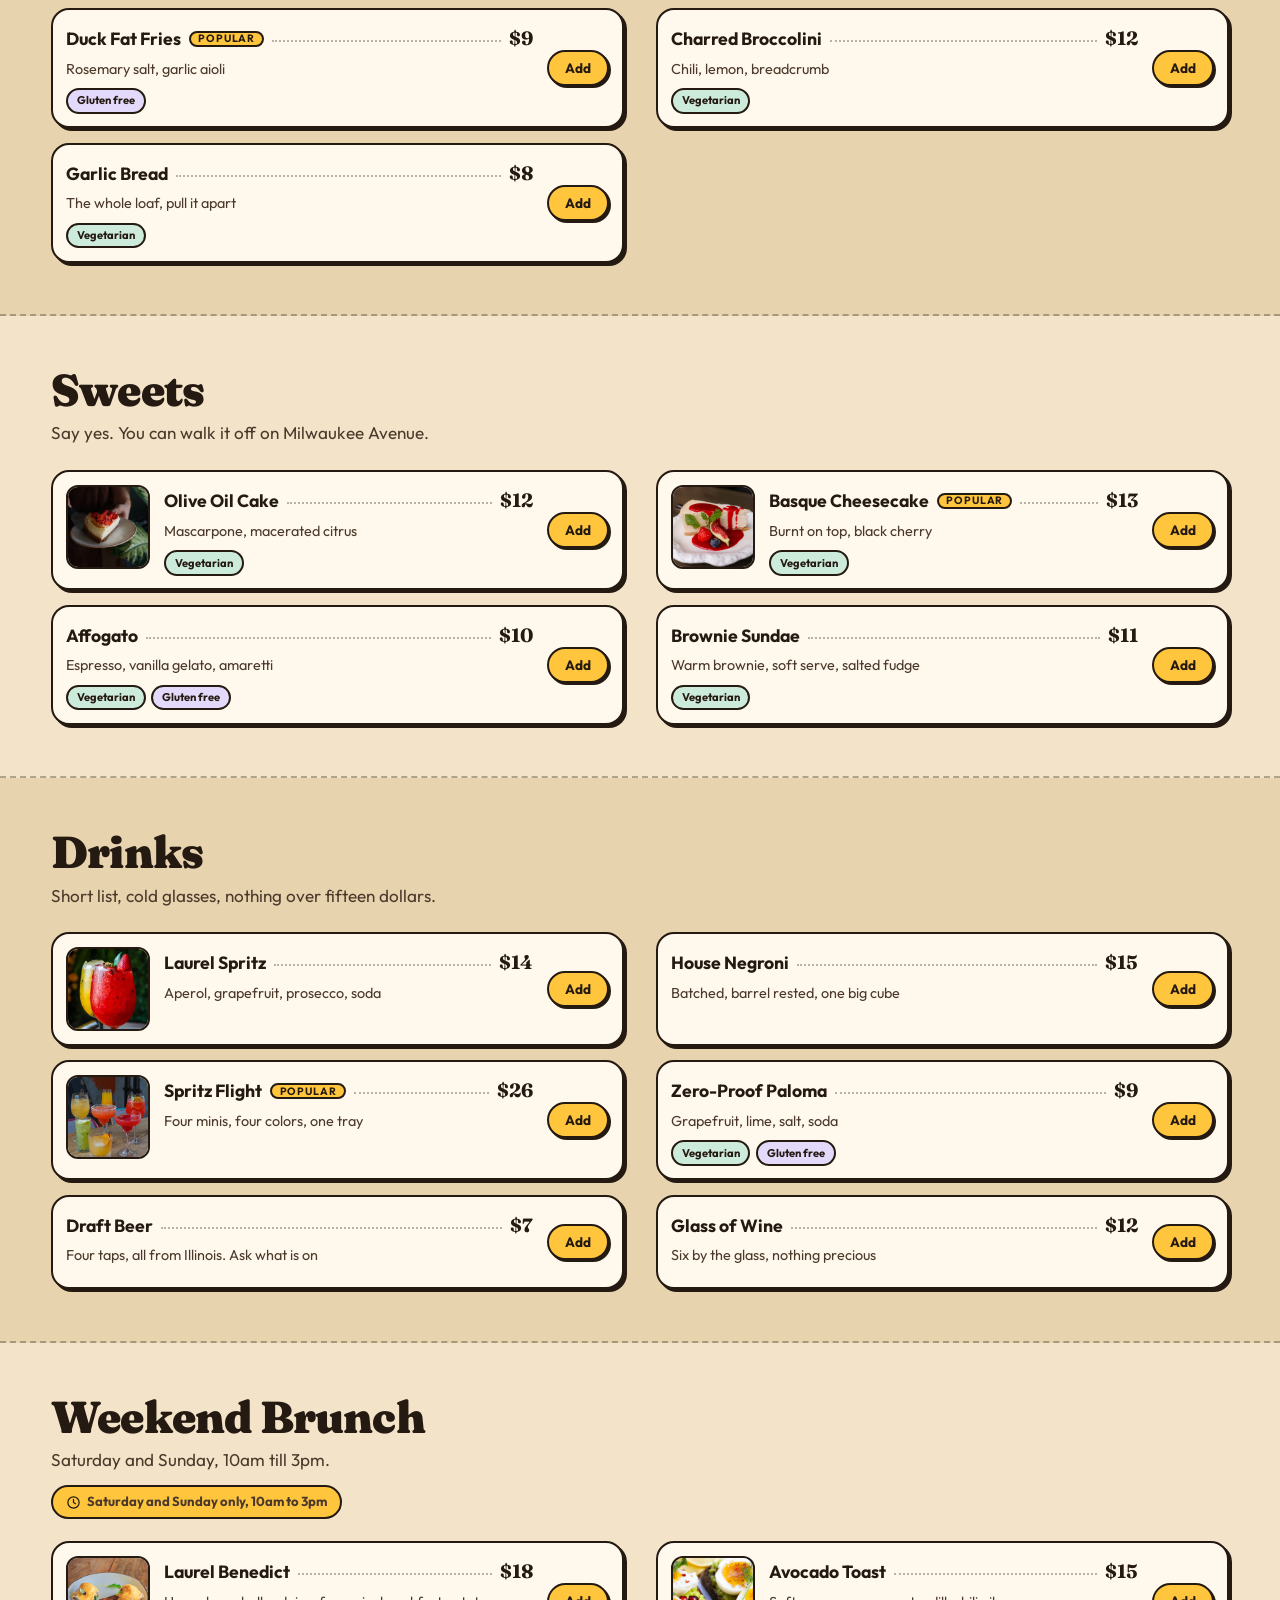
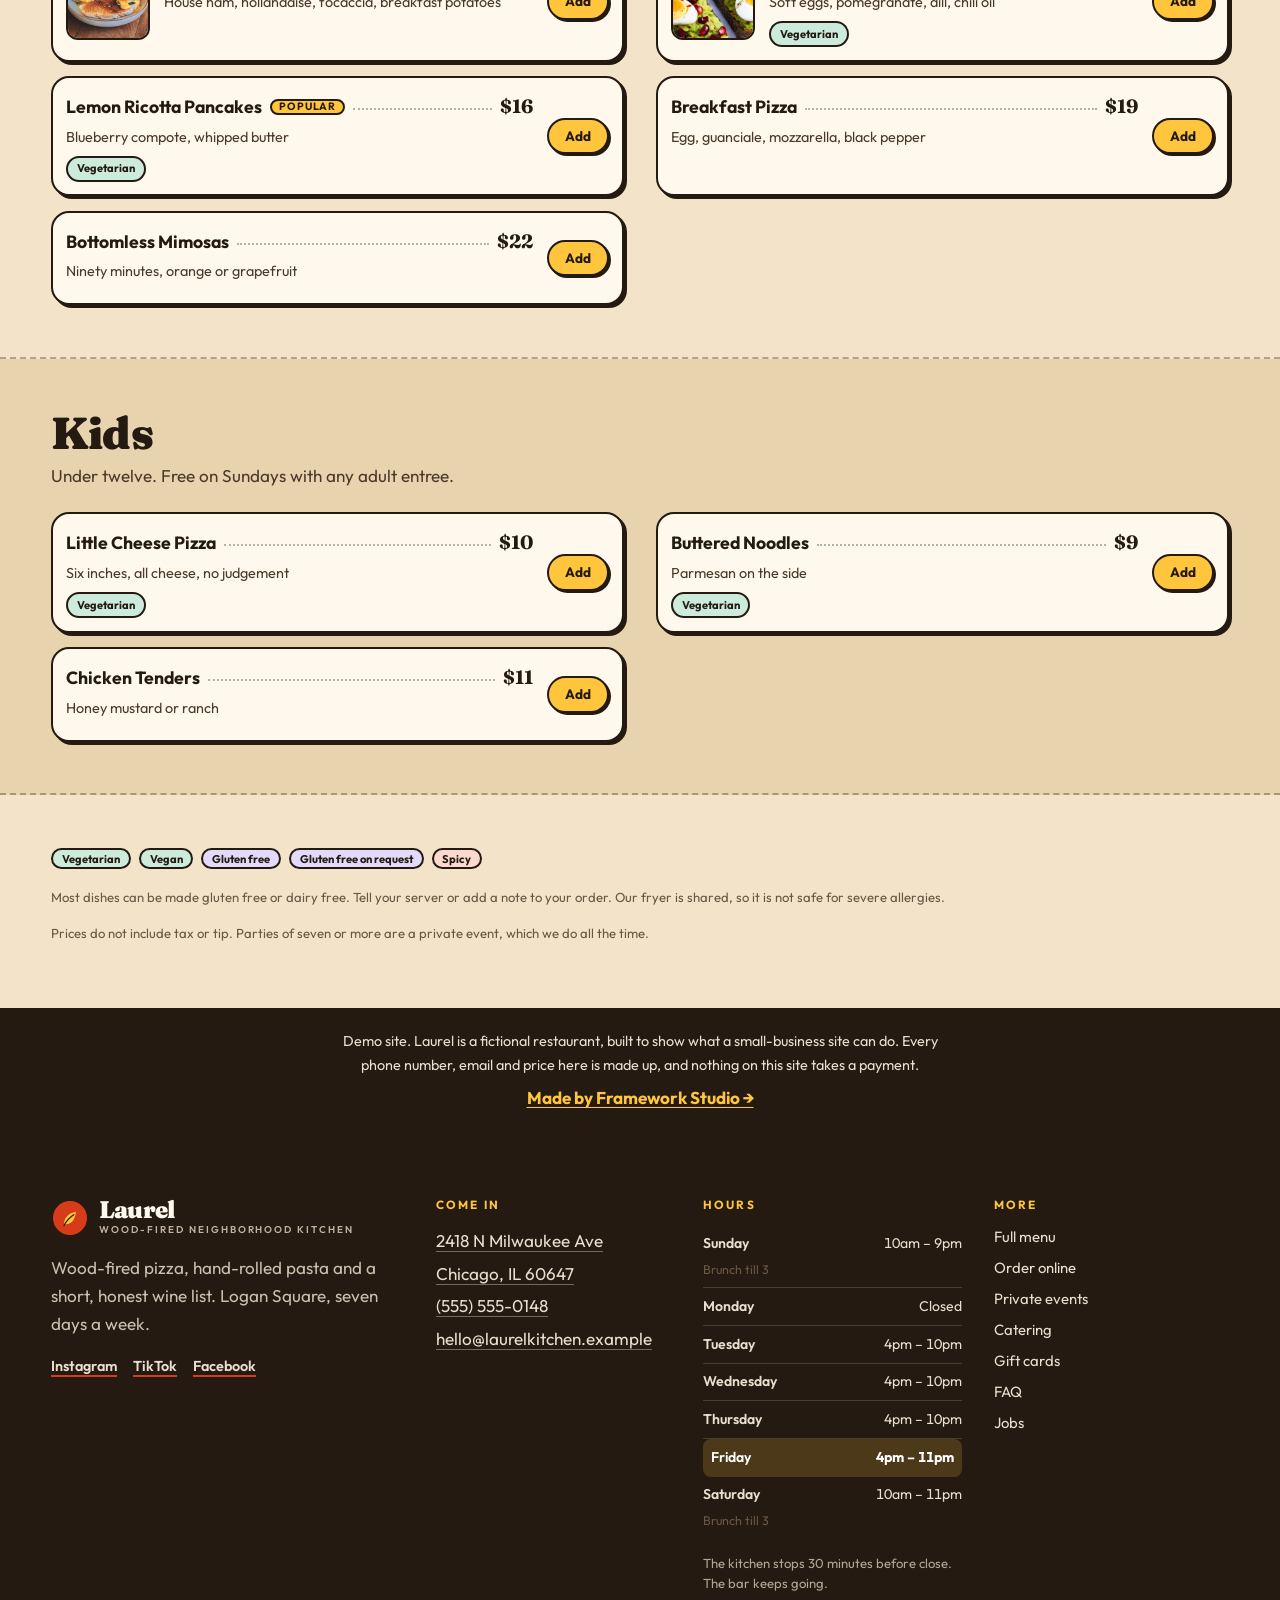
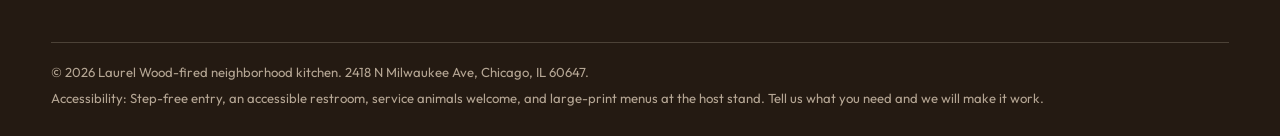
<file: menu.html>
<!DOCTYPE html>
<html lang="en">
<head>
<meta charset="utf-8">
<meta name="viewport" content="width=device-width,initial-scale=1">
<title>Menu | Laurel, Logan Square</title>
<meta name="description" content="The full Laurel menu: wood-fired pizza, hand-rolled pasta, big plates, sides, sweets, drinks and weekend brunch. Prices match what you pay at checkout.">
<link rel="canonical" href="https://tahvia127.github.io/laurel-kitchen/menu.html">
<meta property="og:type" content="restaurant">
<meta property="og:title" content="Menu | Laurel, Logan Square">
<meta property="og:description" content="The full Laurel menu: wood-fired pizza, hand-rolled pasta, big plates, sides, sweets, drinks and weekend brunch. Prices match what you pay at checkout.">
<meta property="og:image" content="assets/img/hero.webp">
<meta name="theme-color" content="#F3E3C8">
<link rel="icon" href="data:image/svg+xml,%3Csvg xmlns='http://www.w3.org/2000/svg' viewBox='0 0 64 64'%3E%3Crect width='64' height='64' rx='16' fill='%23E04A26'/%3E%3Cpath d='M20 44c0-14 8-24 24-26-2 18-10 26-24 26Z' fill='%23FFD166'/%3E%3Cpath d='M20 46c4-8 10-14 18-18' stroke='%23E04A26' stroke-width='3' fill='none' stroke-linecap='round'/%3E%3C/svg%3E">
<link rel="preconnect" href="https://fonts.googleapis.com">
<link rel="preconnect" href="https://fonts.gstatic.com" crossorigin>
<link href="https://fonts.googleapis.com/css2?family=Fraunces:ital,opsz,wght@0,9..144,600;0,9..144,700;0,9..144,900;1,9..144,700&family=Outfit:wght@400;500;600;700&family=Caveat:wght@600&display=swap" rel="stylesheet">
<link rel="stylesheet" href="assets/css/styles.css">

<script type="application/ld+json">{"@context":"https://schema.org","@type":"Restaurant","name":"Laurel","description":"Wood-fired pizza, hand-rolled pasta and cold drinks in Logan Square. Order pickup or delivery, book a table, or plan a private event at Laurel.","image":"assets/img/hero.webp","servesCuisine":["Italian","Pizza","American"],"priceRange":"$$","telephone":"(555) 555-0148","email":"hello@laurelkitchen.example","address":{"@type":"PostalAddress","streetAddress":"2418 N Milwaukee Ave","addressLocality":"Chicago","addressRegion":"IL","postalCode":"60647","addressCountry":"US"},"geo":{"@type":"GeoCoordinates","latitude":41.9285,"longitude":-87.7042},"openingHoursSpecification":[{"@type":"OpeningHoursSpecification","dayOfWeek":"https://schema.org/Sunday","opens":"10:00","closes":"21:00"},{"@type":"OpeningHoursSpecification","dayOfWeek":"https://schema.org/Tuesday","opens":"16:00","closes":"22:00"},{"@type":"OpeningHoursSpecification","dayOfWeek":"https://schema.org/Wednesday","opens":"16:00","closes":"22:00"},{"@type":"OpeningHoursSpecification","dayOfWeek":"https://schema.org/Thursday","opens":"16:00","closes":"22:00"},{"@type":"OpeningHoursSpecification","dayOfWeek":"https://schema.org/Friday","opens":"16:00","closes":"23:00"},{"@type":"OpeningHoursSpecification","dayOfWeek":"https://schema.org/Saturday","opens":"10:00","closes":"23:00"}],"acceptsReservations":true,"hasMenu":{"@type":"Menu","name":"Laurel menu","hasMenuSection":[{"@type":"MenuSection","name":"Snacks","description":"The things people order before they decide anything else.","hasMenuItem":[{"@type":"MenuItem","name":"Sourdough & Cultured Butter","description":"Baked each morning, sea salt, good olive oil","offers":{"@type":"Offer","price":"9.00","priceCurrency":"USD"}},{"@type":"MenuItem","name":"Garlic Knots","description":"Six of them, parmesan, parsley, a little pool of garlic butter","offers":{"@type":"Offer","price":"10.00","priceCurrency":"USD"}},{"@type":"MenuItem","name":"Whipped Ricotta","description":"Hot honey, thyme, grilled bread","offers":{"@type":"Offer","price":"14.00","priceCurrency":"USD"}},{"@type":"MenuItem","name":"Marinated Olives & Almonds","description":"Citrus, chili, rosemary","offers":{"@type":"Offer","price":"8.00","priceCurrency":"USD"}},{"@type":"MenuItem","name":"Crispy Artichokes","description":"Lemon aioli, pickled shallot","offers":{"@type":"Offer","price":"13.00","priceCurrency":"USD"}},{"@type":"MenuItem","name":"Meatballs & Sunday Gravy","description":"Three, ricotta, focaccia for mopping","offers":{"@type":"Offer","price":"16.00","priceCurrency":"USD"}}]},{"@type":"MenuSection","name":"Wood-Fired Pizza","description":"Fermented 48 hours, fired at 800 degrees, out in six minutes.","hasMenuItem":[{"@type":"MenuItem","name":"Margherita","description":"San Marzano, fior di latte, basil","offers":{"@type":"Offer","price":"18.00","priceCurrency":"USD"}},{"@type":"MenuItem","name":"Hot Honey Soppressata","description":"Spicy soppressata, mozzarella, hot honey, oregano","offers":{"@type":"Offer","price":"23.00","priceCurrency":"USD"}},{"@type":"MenuItem","name":"Bianca","description":"No sauce. Garlic cream, mozzarella, calabrian chili, basil","offers":{"@type":"Offer","price":"21.00","priceCurrency":"USD"}},{"@type":"MenuItem","name":"Mushroom & Taleggio","description":"Roasted maitake, taleggio, thyme, black pepper","offers":{"@type":"Offer","price":"24.00","priceCurrency":"USD"}},{"@type":"MenuItem","name":"Clam & Chili","description":"Littlenecks, garlic, parsley, lemon, chili","offers":{"@type":"Offer","price":"26.00","priceCurrency":"USD"}}]},{"@type":"MenuSection","name":"Pasta","description":"Rolled every morning at six. When it runs out, it runs out.","hasMenuItem":[{"@type":"MenuItem","name":"Cacio e Pepe","description":"Hand-rolled bucatini, pecorino, a lot of black pepper","offers":{"@type":"Offer","price":"24.00","priceCurrency":"USD"}},{"@type":"MenuItem","name":"Tagliatelle Pomodoro","description":"Slow tomato, torn mozzarella, basil","offers":{"@type":"Offer","price":"23.00","priceCurrency":"USD"}},{"@type":"MenuItem","name":"Spicy Rigatoni","description":"Calabrian chili, vodka cream, parmesan","offers":{"@type":"Offer","price":"26.00","priceCurrency":"USD"}},{"@type":"MenuItem","name":"Bolognese","description":"Beef and pork, three hours, pappardelle","offers":{"@type":"Offer","price":"27.00","priceCurrency":"USD"}},{"@type":"MenuItem","name":"Pesto Trofie","description":"Basil, pine nut, green bean, potato","offers":{"@type":"Offer","price":"24.00","priceCurrency":"USD"}}]},{"@type":"MenuSection","name":"Big Plates","description":"Dinner that takes a knife.","hasMenuItem":[{"@type":"MenuItem","name":"Wood-Fired Half Chicken","description":"Charred lemon, bread salad, pan jus","offers":{"@type":"Offer","price":"32.00","priceCurrency":"USD"}},{"@type":"MenuItem","name":"Lake Trout","description":"Brown butter, capers, fingerling potatoes","offers":{"@type":"Offer","price":"34.00","priceCurrency":"USD"}},{"@type":"MenuItem","name":"Dry-Aged Ribeye","description":"Sixteen ounces, salsa verde, bone marrow butter","offers":{"@type":"Offer","price":"52.00","priceCurrency":"USD"}},{"@type":"MenuItem","name":"Roasted Cauliflower Steak","description":"Tahini, pomegranate, dukkah","offers":{"@type":"Offer","price":"26.00","priceCurrency":"USD"}},{"@type":"MenuItem","name":"Laurel Burger","description":"Two patties, aged cheddar, house pickles, special sauce","offers":{"@type":"Offer","price":"19.00","priceCurrency":"USD"}}]},{"@type":"MenuSection","name":"Greens & Sides","description":"Order two. They go in the middle.","hasMenuItem":[{"@type":"MenuItem","name":"Little Gem Caesar","description":"White anchovy, aged parmesan, rye crumb","offers":{"@type":"Offer","price":"15.00","priceCurrency":"USD"}},{"@type":"MenuItem","name":"Chopped Salad","description":"Everything in the walk-in, red wine vinaigrette","offers":{"@type":"Offer","price":"16.00","priceCurrency":"USD"}},{"@type":"MenuItem","name":"Duck Fat Fries","description":"Rosemary salt, garlic aioli","offers":{"@type":"Offer","price":"9.00","priceCurrency":"USD"}},{"@type":"MenuItem","name":"Charred Broccolini","description":"Chili, lemon, breadcrumb","offers":{"@type":"Offer","price":"12.00","priceCurrency":"USD"}},{"@type":"MenuItem","name":"Garlic Bread","description":"The whole loaf, pull it apart","offers":{"@type":"Offer","price":"8.00","priceCurrency":"USD"}}]},{"@type":"MenuSection","name":"Sweets","description":"Say yes. You can walk it off on Milwaukee Avenue.","hasMenuItem":[{"@type":"MenuItem","name":"Olive Oil Cake","description":"Mascarpone, macerated citrus","offers":{"@type":"Offer","price":"12.00","priceCurrency":"USD"}},{"@type":"MenuItem","name":"Basque Cheesecake","description":"Burnt on top, black cherry","offers":{"@type":"Offer","price":"13.00","priceCurrency":"USD"}},{"@type":"MenuItem","name":"Affogato","description":"Espresso, vanilla gelato, amaretti","offers":{"@type":"Offer","price":"10.00","priceCurrency":"USD"}},{"@type":"MenuItem","name":"Brownie Sundae","description":"Warm brownie, soft serve, salted fudge","offers":{"@type":"Offer","price":"11.00","priceCurrency":"USD"}}]},{"@type":"MenuSection","name":"Drinks","description":"Short list, cold glasses, nothing over fifteen dollars.","hasMenuItem":[{"@type":"MenuItem","name":"Laurel Spritz","description":"Aperol, grapefruit, prosecco, soda","offers":{"@type":"Offer","price":"14.00","priceCurrency":"USD"}},{"@type":"MenuItem","name":"House Negroni","description":"Batched, barrel rested, one big cube","offers":{"@type":"Offer","price":"15.00","priceCurrency":"USD"}},{"@type":"MenuItem","name":"Spritz Flight","description":"Four minis, four colors, one tray","offers":{"@type":"Offer","price":"26.00","priceCurrency":"USD"}},{"@type":"MenuItem","name":"Zero-Proof Paloma","description":"Grapefruit, lime, salt, soda","offers":{"@type":"Offer","price":"9.00","priceCurrency":"USD"}},{"@type":"MenuItem","name":"Draft Beer","description":"Four taps, all from Illinois. Ask what is on","offers":{"@type":"Offer","price":"7.00","priceCurrency":"USD"}},{"@type":"MenuItem","name":"Glass of Wine","description":"Six by the glass, nothing precious","offers":{"@type":"Offer","price":"12.00","priceCurrency":"USD"}}]},{"@type":"MenuSection","name":"Weekend Brunch","description":"Saturday and Sunday, 10am till 3pm.","hasMenuItem":[{"@type":"MenuItem","name":"Laurel Benedict","description":"House ham, hollandaise, focaccia, breakfast potatoes","offers":{"@type":"Offer","price":"18.00","priceCurrency":"USD"}},{"@type":"MenuItem","name":"Avocado Toast","description":"Soft eggs, pomegranate, dill, chili oil","offers":{"@type":"Offer","price":"15.00","priceCurrency":"USD"}},{"@type":"MenuItem","name":"Lemon Ricotta Pancakes","description":"Blueberry compote, whipped butter","offers":{"@type":"Offer","price":"16.00","priceCurrency":"USD"}},{"@type":"MenuItem","name":"Breakfast Pizza","description":"Egg, guanciale, mozzarella, black pepper","offers":{"@type":"Offer","price":"19.00","priceCurrency":"USD"}},{"@type":"MenuItem","name":"Bottomless Mimosas","description":"Ninety minutes, orange or grapefruit","offers":{"@type":"Offer","price":"22.00","priceCurrency":"USD"}}]},{"@type":"MenuSection","name":"Kids","description":"Under twelve. Free on Sundays with any adult entree.","hasMenuItem":[{"@type":"MenuItem","name":"Little Cheese Pizza","description":"Six inches, all cheese, no judgement","offers":{"@type":"Offer","price":"10.00","priceCurrency":"USD"}},{"@type":"MenuItem","name":"Buttered Noodles","description":"Parmesan on the side","offers":{"@type":"Offer","price":"9.00","priceCurrency":"USD"}},{"@type":"MenuItem","name":"Chicken Tenders","description":"Honey mustard or ranch","offers":{"@type":"Offer","price":"11.00","priceCurrency":"USD"}}]}]},"potentialAction":[{"@type":"OrderAction","target":{"@type":"EntryPoint","urlTemplate":"https://tahvia127.github.io/laurel-kitchen/order.html","actionPlatform":["https://schema.org/DesktopWebPlatform","https://schema.org/MobileWebPlatform"]},"deliveryMethod":["https://schema.org/OnSitePickup","https://schema.org/ParcelService"]}]}</script>
</head>
<body data-page="menu">
<a class="skip" href="#main">Skip to content</a>
<div class="demo-bar" role="note"><p>Demo site. Laurel is a fictional restaurant, built to show what a small-business site can do.</p>
  <a href="https://tahvia127.github.io/framework-studio/" target="_blank" rel="noopener noreferrer">Made by Framework Studio</a></div>
<header class="nav" id="nav">
  <div class="nav-in">
    <a class="brand" href="index.html" aria-label="Laurel, home">
      <span class="brand-mark" aria-hidden="true">
        <svg viewBox="0 0 48 48"><path d="M13 36c0-12 7-21 22-23-2 16-9 23-22 23Z"/><path class="stem" d="M13 38c4-8 10-15 18-20"/></svg>
      </span>
      <span class="brand-txt"><b>Laurel</b><small>Logan Square</small></span>
    </a>
    <nav class="nav-links" aria-label="Primary">
      <ul><li><a href="index.html#menu-preview" aria-current="page">Menu</a></li><li><a href="order.html">Order</a></li><li><a href="events.html">Events</a></li><li><a href="index.html#visit">Visit</a></li></ul>
    </nav>
    <div class="nav-right">
      <span class="status" id="navStatus" aria-live="polite"></span>
      <a class="nav-tel" href="tel:5555550148" aria-label="Call (555) 555-0148"><svg viewBox="0 0 24 24" aria-hidden="true"><path d="M6 3h3l1.6 4.2-2 1.4a12 12 0 0 0 6.8 6.8l1.4-2L21 15v3a3 3 0 0 1-3.2 3A16.8 16.8 0 0 1 3 6.2 3 3 0 0 1 6 3Z"/></svg><span>(555) 555-0148</span></a>
      <a class="btn btn-order" href="order.html"><svg viewBox="0 0 24 24" aria-hidden="true"><path d="M5.5 8h13l-1 12h-11Z"/><path d="M9 8V6.2a3 3 0 0 1 6 0V8"/></svg><span>Order online</span></a>
      <button class="cart-btn" type="button" id="cartBtn" aria-label="Your order"><svg viewBox="0 0 24 24" aria-hidden="true"><path d="M5.5 8h13l-1 12h-11Z"/><path d="M9 8V6.2a3 3 0 0 1 6 0V8"/></svg><span class="cart-count" id="cartCount" hidden>0</span></button>
    </div>
  </div>
</header>
<main id="main">
<section class="page-head">
  <div class="shell">
    <p class="kicker">Updated October 20, 2026</p>
    <h1>The whole <em>menu</em></h1>
    <p class="lede">Everything we make, with the prices you will actually pay. Add anything straight to an order as you read.</p>
    <div class="head-cta">
      <a class="btn btn-primary" href="order.html"><svg viewBox="0 0 24 24" aria-hidden="true"><path d="M5.5 8h13l-1 12h-11Z"/><path d="M9 8V6.2a3 3 0 0 1 6 0V8"/></svg> Start an order</a>
      <a class="btn btn-ghost" href="tel:5555550148"><svg viewBox="0 0 24 24" aria-hidden="true"><path d="M6 3h3l1.6 4.2-2 1.4a12 12 0 0 0 6.8 6.8l1.4-2L21 15v3a3 3 0 0 1-3.2 3A16.8 16.8 0 0 1 3 6.2 3 3 0 0 1 6 3Z"/></svg> Call us</a>
    </div>
  </div>
</section>

<div class="menu-bar" id="menuBar">
  <div class="shell menu-bar-in">
    <nav class="cats" aria-label="Menu sections">
      <ul><li><a href="#snacks">Snacks</a></li><li><a href="#pizza">Wood-Fired Pizza</a></li><li><a href="#pasta">Pasta</a></li><li><a href="#plates">Big Plates</a></li><li><a href="#greens">Greens &amp; Sides</a></li><li><a href="#sweets">Sweets</a></li><li><a href="#drinks">Drinks</a></li><li><a href="#brunch">Weekend Brunch</a></li><li><a href="#kids">Kids</a></li></ul>
    </nav>
    <div class="menu-tools">
      <label class="search"><span class="sr">Search the menu</span>
        <input type="search" id="menuSearch" placeholder="Search dishes"></label>
      <div class="filters" role="group" aria-label="Filter by diet">
        <label class="filt" title="Vegetarian"><input type="checkbox" value="v"><span>Veg</span></label><label class="filt" title="Vegan"><input type="checkbox" value="vg"><span>Vegan</span></label><label class="filt" title="Gluten free"><input type="checkbox" value="gf"><span>GF</span></label><label class="filt" title="Gluten free on request"><input type="checkbox" value="gfo"><span>GF on ask</span></label><label class="filt" title="Spicy"><input type="checkbox" value="spicy"><span>Spicy</span></label>
      </div>
    </div>
  </div>
</div>

<p class="no-hits" id="noHits" hidden>Nothing matches that. <button class="linkish" type="button" id="clearFilters">Clear the filters</button></p>


<section class="msec" id="snacks">
  <div class="shell">
    <header class="msec-head">
      <h2>Snacks</h2>
      <p>The things people order before they decide anything else.</p>
      
    </header>
    <ul class="rows">
  <li class="row" data-item="sourdough" data-tags="v" data-name="sourdough &amp; cultured butter baked each morning, sea salt, good olive oil snacks vegetarian">
    
    <div class="row-bd">
      <div class="row-top">
        <h3>Sourdough &amp; Cultured Butter</h3>
        <span class="dots" aria-hidden="true"></span>
        <span class="price">$9</span>
      </div>
      <p>Baked each morning, sea salt, good olive oil</p>
      <div class="tags"><span class="tag tag-v" title="Vegetarian">Vegetarian</span></div>
    </div>
    <button class="btn btn-add sm" type="button" data-add="sourdough">Add</button>
  </li>
  <li class="row" data-item="knots" data-tags="v" data-name="garlic knots six of them, parmesan, parsley, a little pool of garlic butter snacks vegetarian">
    
    <div class="row-bd">
      <div class="row-top">
        <h3>Garlic Knots<span class="chip-pop">Popular</span></h3>
        <span class="dots" aria-hidden="true"></span>
        <span class="price">$10</span>
      </div>
      <p>Six of them, parmesan, parsley, a little pool of garlic butter</p>
      <div class="tags"><span class="tag tag-v" title="Vegetarian">Vegetarian</span></div>
    </div>
    <button class="btn btn-add sm" type="button" data-add="knots">Add</button>
  </li>
  <li class="row" data-item="ricotta" data-tags="v" data-name="whipped ricotta hot honey, thyme, grilled bread snacks vegetarian">
    
    <div class="row-bd">
      <div class="row-top">
        <h3>Whipped Ricotta</h3>
        <span class="dots" aria-hidden="true"></span>
        <span class="price">$14</span>
      </div>
      <p>Hot honey, thyme, grilled bread</p>
      <div class="tags"><span class="tag tag-v" title="Vegetarian">Vegetarian</span></div>
    </div>
    <button class="btn btn-add sm" type="button" data-add="ricotta">Add</button>
  </li>
  <li class="row" data-item="olives" data-tags="v gf" data-name="marinated olives &amp; almonds citrus, chili, rosemary snacks vegetarian gluten free">
    
    <div class="row-bd">
      <div class="row-top">
        <h3>Marinated Olives &amp; Almonds</h3>
        <span class="dots" aria-hidden="true"></span>
        <span class="price">$8</span>
      </div>
      <p>Citrus, chili, rosemary</p>
      <div class="tags"><span class="tag tag-v" title="Vegetarian">Vegetarian</span><span class="tag tag-gf" title="Gluten free">Gluten free</span></div>
    </div>
    <button class="btn btn-add sm" type="button" data-add="olives">Add</button>
  </li>
  <li class="row" data-item="artichokes" data-tags="v gf" data-name="crispy artichokes lemon aioli, pickled shallot snacks vegetarian gluten free">
    
    <div class="row-bd">
      <div class="row-top">
        <h3>Crispy Artichokes</h3>
        <span class="dots" aria-hidden="true"></span>
        <span class="price">$13</span>
      </div>
      <p>Lemon aioli, pickled shallot</p>
      <div class="tags"><span class="tag tag-v" title="Vegetarian">Vegetarian</span><span class="tag tag-gf" title="Gluten free">Gluten free</span></div>
    </div>
    <button class="btn btn-add sm" type="button" data-add="artichokes">Add</button>
  </li>
  <li class="row" data-item="meatballs" data-tags="" data-name="meatballs &amp; sunday gravy three, ricotta, focaccia for mopping snacks ">
    
    <div class="row-bd">
      <div class="row-top">
        <h3>Meatballs &amp; Sunday Gravy</h3>
        <span class="dots" aria-hidden="true"></span>
        <span class="price">$16</span>
      </div>
      <p>Three, ricotta, focaccia for mopping</p>
      
    </div>
    <button class="btn btn-add sm" type="button" data-add="meatballs">Add</button>
  </li></ul>
  </div>
</section>
<section class="msec" id="pizza">
  <div class="shell">
    <header class="msec-head">
      <h2>Wood-Fired Pizza</h2>
      <p>Fermented 48 hours, fired at 800 degrees, out in six minutes.</p>
      
    </header>
    <ul class="rows">
  <li class="row" data-item="margherita" data-tags="v" data-name="margherita san marzano, fior di latte, basil wood-fired pizza vegetarian">
    
    <div class="row-bd">
      <div class="row-top">
        <h3>Margherita</h3>
        <span class="dots" aria-hidden="true"></span>
        <span class="price">$18</span>
      </div>
      <p>San Marzano, fior di latte, basil</p>
      <div class="tags"><span class="tag tag-v" title="Vegetarian">Vegetarian</span></div>
    </div>
    <button class="btn btn-add sm" type="button" data-add="margherita">Add</button>
  </li>
  <li class="row" data-item="hot-honey" data-tags="spicy" data-name="hot honey soppressata spicy soppressata, mozzarella, hot honey, oregano wood-fired pizza spicy">
    <div class="row-im"><img src="assets/img/dish-flatbread.webp" alt="Hot Honey Soppressata" loading="lazy" width="900" height="900"></div>
    <div class="row-bd">
      <div class="row-top">
        <h3>Hot Honey Soppressata<span class="chip-pop">Popular</span></h3>
        <span class="dots" aria-hidden="true"></span>
        <span class="price">$23</span>
      </div>
      <p>Spicy soppressata, mozzarella, hot honey, oregano</p>
      <div class="tags"><span class="tag tag-spicy" title="Spicy">Spicy</span></div>
    </div>
    <button class="btn btn-add sm" type="button" data-add="hot-honey">Add</button>
  </li>
  <li class="row" data-item="bianca" data-tags="v" data-name="bianca no sauce. garlic cream, mozzarella, calabrian chili, basil wood-fired pizza vegetarian">
    <div class="row-im"><img src="assets/img/hero-chip.webp" alt="Bianca" loading="lazy" width="900" height="900"></div>
    <div class="row-bd">
      <div class="row-top">
        <h3>Bianca</h3>
        <span class="dots" aria-hidden="true"></span>
        <span class="price">$21</span>
      </div>
      <p>No sauce. Garlic cream, mozzarella, calabrian chili, basil</p>
      <div class="tags"><span class="tag tag-v" title="Vegetarian">Vegetarian</span></div>
    </div>
    <button class="btn btn-add sm" type="button" data-add="bianca">Add</button>
  </li>
  <li class="row" data-item="mushroom" data-tags="v" data-name="mushroom &amp; taleggio roasted maitake, taleggio, thyme, black pepper wood-fired pizza vegetarian">
    
    <div class="row-bd">
      <div class="row-top">
        <h3>Mushroom &amp; Taleggio</h3>
        <span class="dots" aria-hidden="true"></span>
        <span class="price">$24</span>
      </div>
      <p>Roasted maitake, taleggio, thyme, black pepper</p>
      <div class="tags"><span class="tag tag-v" title="Vegetarian">Vegetarian</span></div>
    </div>
    <button class="btn btn-add sm" type="button" data-add="mushroom">Add</button>
  </li>
  <li class="row" data-item="clam" data-tags="spicy" data-name="clam &amp; chili littlenecks, garlic, parsley, lemon, chili wood-fired pizza spicy">
    
    <div class="row-bd">
      <div class="row-top">
        <h3>Clam &amp; Chili</h3>
        <span class="dots" aria-hidden="true"></span>
        <span class="price">$26</span>
      </div>
      <p>Littlenecks, garlic, parsley, lemon, chili</p>
      <div class="tags"><span class="tag tag-spicy" title="Spicy">Spicy</span></div>
    </div>
    <button class="btn btn-add sm" type="button" data-add="clam">Add</button>
  </li></ul>
  </div>
</section>
<section class="msec" id="pasta">
  <div class="shell">
    <header class="msec-head">
      <h2>Pasta</h2>
      <p>Rolled every morning at six. When it runs out, it runs out.</p>
      
    </header>
    <ul class="rows">
  <li class="row" data-item="cacio" data-tags="v" data-name="cacio e pepe hand-rolled bucatini, pecorino, a lot of black pepper pasta vegetarian">
    
    <div class="row-bd">
      <div class="row-top">
        <h3>Cacio e Pepe<span class="chip-pop">Popular</span></h3>
        <span class="dots" aria-hidden="true"></span>
        <span class="price">$24</span>
      </div>
      <p>Hand-rolled bucatini, pecorino, a lot of black pepper</p>
      <div class="tags"><span class="tag tag-v" title="Vegetarian">Vegetarian</span></div>
    </div>
    <button class="btn btn-add sm" type="button" data-add="cacio">Add</button>
  </li>
  <li class="row" data-item="pomodoro" data-tags="v" data-name="tagliatelle pomodoro slow tomato, torn mozzarella, basil pasta vegetarian">
    <div class="row-im"><img src="assets/img/dish-pasta.webp" alt="Tagliatelle Pomodoro" loading="lazy" width="900" height="900"></div>
    <div class="row-bd">
      <div class="row-top">
        <h3>Tagliatelle Pomodoro</h3>
        <span class="dots" aria-hidden="true"></span>
        <span class="price">$23</span>
      </div>
      <p>Slow tomato, torn mozzarella, basil</p>
      <div class="tags"><span class="tag tag-v" title="Vegetarian">Vegetarian</span></div>
    </div>
    <button class="btn btn-add sm" type="button" data-add="pomodoro">Add</button>
  </li>
  <li class="row" data-item="vodka" data-tags="v spicy" data-name="spicy rigatoni calabrian chili, vodka cream, parmesan pasta vegetarian spicy">
    <div class="row-im"><img src="assets/img/dish-spaghetti.webp" alt="Spicy Rigatoni" loading="lazy" width="900" height="900"></div>
    <div class="row-bd">
      <div class="row-top">
        <h3>Spicy Rigatoni<span class="chip-pop">Popular</span></h3>
        <span class="dots" aria-hidden="true"></span>
        <span class="price">$26</span>
      </div>
      <p>Calabrian chili, vodka cream, parmesan</p>
      <div class="tags"><span class="tag tag-v" title="Vegetarian">Vegetarian</span><span class="tag tag-spicy" title="Spicy">Spicy</span></div>
    </div>
    <button class="btn btn-add sm" type="button" data-add="vodka">Add</button>
  </li>
  <li class="row" data-item="bolognese" data-tags="" data-name="bolognese beef and pork, three hours, pappardelle pasta ">
    
    <div class="row-bd">
      <div class="row-top">
        <h3>Bolognese</h3>
        <span class="dots" aria-hidden="true"></span>
        <span class="price">$27</span>
      </div>
      <p>Beef and pork, three hours, pappardelle</p>
      
    </div>
    <button class="btn btn-add sm" type="button" data-add="bolognese">Add</button>
  </li>
  <li class="row" data-item="pesto" data-tags="v" data-name="pesto trofie basil, pine nut, green bean, potato pasta vegetarian">
    
    <div class="row-bd">
      <div class="row-top">
        <h3>Pesto Trofie</h3>
        <span class="dots" aria-hidden="true"></span>
        <span class="price">$24</span>
      </div>
      <p>Basil, pine nut, green bean, potato</p>
      <div class="tags"><span class="tag tag-v" title="Vegetarian">Vegetarian</span></div>
    </div>
    <button class="btn btn-add sm" type="button" data-add="pesto">Add</button>
  </li></ul>
  </div>
</section>
<section class="msec" id="plates">
  <div class="shell">
    <header class="msec-head">
      <h2>Big Plates</h2>
      <p>Dinner that takes a knife.</p>
      
    </header>
    <ul class="rows">
  <li class="row" data-item="chicken" data-tags="" data-name="wood-fired half chicken charred lemon, bread salad, pan jus big plates ">
    <div class="row-im"><img src="assets/img/dish-chicken.webp" alt="Wood-Fired Half Chicken" loading="lazy" width="900" height="900"></div>
    <div class="row-bd">
      <div class="row-top">
        <h3>Wood-Fired Half Chicken</h3>
        <span class="dots" aria-hidden="true"></span>
        <span class="price">$32</span>
      </div>
      <p>Charred lemon, bread salad, pan jus</p>
      
    </div>
    <button class="btn btn-add sm" type="button" data-add="chicken">Add</button>
  </li>
  <li class="row" data-item="trout" data-tags="gf" data-name="lake trout brown butter, capers, fingerling potatoes big plates gluten free">
    <div class="row-im"><img src="assets/img/dish-fish.webp" alt="Lake Trout" loading="lazy" width="900" height="900"></div>
    <div class="row-bd">
      <div class="row-top">
        <h3>Lake Trout</h3>
        <span class="dots" aria-hidden="true"></span>
        <span class="price">$34</span>
      </div>
      <p>Brown butter, capers, fingerling potatoes</p>
      <div class="tags"><span class="tag tag-gf" title="Gluten free">Gluten free</span></div>
    </div>
    <button class="btn btn-add sm" type="button" data-add="trout">Add</button>
  </li>
  <li class="row" data-item="ribeye" data-tags="" data-name="dry-aged ribeye sixteen ounces, salsa verde, bone marrow butter big plates ">
    
    <div class="row-bd">
      <div class="row-top">
        <h3>Dry-Aged Ribeye</h3>
        <span class="dots" aria-hidden="true"></span>
        <span class="price">$52</span>
      </div>
      <p>Sixteen ounces, salsa verde, bone marrow butter</p>
      
    </div>
    <button class="btn btn-add sm" type="button" data-add="ribeye">Add</button>
  </li>
  <li class="row" data-item="cauliflower" data-tags="v gf" data-name="roasted cauliflower steak tahini, pomegranate, dukkah big plates vegetarian gluten free">
    
    <div class="row-bd">
      <div class="row-top">
        <h3>Roasted Cauliflower Steak</h3>
        <span class="dots" aria-hidden="true"></span>
        <span class="price">$26</span>
      </div>
      <p>Tahini, pomegranate, dukkah</p>
      <div class="tags"><span class="tag tag-v" title="Vegetarian">Vegetarian</span><span class="tag tag-gf" title="Gluten free">Gluten free</span></div>
    </div>
    <button class="btn btn-add sm" type="button" data-add="cauliflower">Add</button>
  </li>
  <li class="row" data-item="burger" data-tags="" data-name="laurel burger two patties, aged cheddar, house pickles, special sauce big plates ">
    
    <div class="row-bd">
      <div class="row-top">
        <h3>Laurel Burger<span class="chip-pop">Popular</span></h3>
        <span class="dots" aria-hidden="true"></span>
        <span class="price">$19</span>
      </div>
      <p>Two patties, aged cheddar, house pickles, special sauce</p>
      
    </div>
    <button class="btn btn-add sm" type="button" data-add="burger">Add</button>
  </li></ul>
  </div>
</section>
<section class="msec" id="greens">
  <div class="shell">
    <header class="msec-head">
      <h2>Greens &amp; Sides</h2>
      <p>Order two. They go in the middle.</p>
      
    </header>
    <ul class="rows">
  <li class="row" data-item="caesar" data-tags="gfo" data-name="little gem caesar white anchovy, aged parmesan, rye crumb greens &amp; sides gluten free on request">
    <div class="row-im"><img src="assets/img/dish-salad.webp" alt="Little Gem Caesar" loading="lazy" width="900" height="900"></div>
    <div class="row-bd">
      <div class="row-top">
        <h3>Little Gem Caesar</h3>
        <span class="dots" aria-hidden="true"></span>
        <span class="price">$15</span>
      </div>
      <p>White anchovy, aged parmesan, rye crumb</p>
      <div class="tags"><span class="tag tag-gfo" title="Gluten free on request">Gluten free on request</span></div>
    </div>
    <button class="btn btn-add sm" type="button" data-add="caesar">Add</button>
  </li>
  <li class="row" data-item="chopped" data-tags="v gf" data-name="chopped salad everything in the walk-in, red wine vinaigrette greens &amp; sides vegetarian gluten free">
    <div class="row-im"><img src="assets/img/dish-chopped.webp" alt="Chopped Salad" loading="lazy" width="900" height="900"></div>
    <div class="row-bd">
      <div class="row-top">
        <h3>Chopped Salad</h3>
        <span class="dots" aria-hidden="true"></span>
        <span class="price">$16</span>
      </div>
      <p>Everything in the walk-in, red wine vinaigrette</p>
      <div class="tags"><span class="tag tag-v" title="Vegetarian">Vegetarian</span><span class="tag tag-gf" title="Gluten free">Gluten free</span></div>
    </div>
    <button class="btn btn-add sm" type="button" data-add="chopped">Add</button>
  </li>
  <li class="row" data-item="fries" data-tags="gf" data-name="duck fat fries rosemary salt, garlic aioli greens &amp; sides gluten free">
    
    <div class="row-bd">
      <div class="row-top">
        <h3>Duck Fat Fries<span class="chip-pop">Popular</span></h3>
        <span class="dots" aria-hidden="true"></span>
        <span class="price">$9</span>
      </div>
      <p>Rosemary salt, garlic aioli</p>
      <div class="tags"><span class="tag tag-gf" title="Gluten free">Gluten free</span></div>
    </div>
    <button class="btn btn-add sm" type="button" data-add="fries">Add</button>
  </li>
  <li class="row" data-item="broccolini" data-tags="v" data-name="charred broccolini chili, lemon, breadcrumb greens &amp; sides vegetarian">
    
    <div class="row-bd">
      <div class="row-top">
        <h3>Charred Broccolini</h3>
        <span class="dots" aria-hidden="true"></span>
        <span class="price">$12</span>
      </div>
      <p>Chili, lemon, breadcrumb</p>
      <div class="tags"><span class="tag tag-v" title="Vegetarian">Vegetarian</span></div>
    </div>
    <button class="btn btn-add sm" type="button" data-add="broccolini">Add</button>
  </li>
  <li class="row" data-item="garlic-bread" data-tags="v" data-name="garlic bread the whole loaf, pull it apart greens &amp; sides vegetarian">
    
    <div class="row-bd">
      <div class="row-top">
        <h3>Garlic Bread</h3>
        <span class="dots" aria-hidden="true"></span>
        <span class="price">$8</span>
      </div>
      <p>The whole loaf, pull it apart</p>
      <div class="tags"><span class="tag tag-v" title="Vegetarian">Vegetarian</span></div>
    </div>
    <button class="btn btn-add sm" type="button" data-add="garlic-bread">Add</button>
  </li></ul>
  </div>
</section>
<section class="msec" id="sweets">
  <div class="shell">
    <header class="msec-head">
      <h2>Sweets</h2>
      <p>Say yes. You can walk it off on Milwaukee Avenue.</p>
      
    </header>
    <ul class="rows">
  <li class="row" data-item="cake" data-tags="v" data-name="olive oil cake mascarpone, macerated citrus sweets vegetarian">
    <div class="row-im"><img src="assets/img/dish-cake.webp" alt="Olive Oil Cake" loading="lazy" width="900" height="900"></div>
    <div class="row-bd">
      <div class="row-top">
        <h3>Olive Oil Cake</h3>
        <span class="dots" aria-hidden="true"></span>
        <span class="price">$12</span>
      </div>
      <p>Mascarpone, macerated citrus</p>
      <div class="tags"><span class="tag tag-v" title="Vegetarian">Vegetarian</span></div>
    </div>
    <button class="btn btn-add sm" type="button" data-add="cake">Add</button>
  </li>
  <li class="row" data-item="basque" data-tags="v" data-name="basque cheesecake burnt on top, black cherry sweets vegetarian">
    <div class="row-im"><img src="assets/img/dish-cheesecake.webp" alt="Basque Cheesecake" loading="lazy" width="900" height="900"></div>
    <div class="row-bd">
      <div class="row-top">
        <h3>Basque Cheesecake<span class="chip-pop">Popular</span></h3>
        <span class="dots" aria-hidden="true"></span>
        <span class="price">$13</span>
      </div>
      <p>Burnt on top, black cherry</p>
      <div class="tags"><span class="tag tag-v" title="Vegetarian">Vegetarian</span></div>
    </div>
    <button class="btn btn-add sm" type="button" data-add="basque">Add</button>
  </li>
  <li class="row" data-item="affogato" data-tags="v gf" data-name="affogato espresso, vanilla gelato, amaretti sweets vegetarian gluten free">
    
    <div class="row-bd">
      <div class="row-top">
        <h3>Affogato</h3>
        <span class="dots" aria-hidden="true"></span>
        <span class="price">$10</span>
      </div>
      <p>Espresso, vanilla gelato, amaretti</p>
      <div class="tags"><span class="tag tag-v" title="Vegetarian">Vegetarian</span><span class="tag tag-gf" title="Gluten free">Gluten free</span></div>
    </div>
    <button class="btn btn-add sm" type="button" data-add="affogato">Add</button>
  </li>
  <li class="row" data-item="sundae" data-tags="v" data-name="brownie sundae warm brownie, soft serve, salted fudge sweets vegetarian">
    
    <div class="row-bd">
      <div class="row-top">
        <h3>Brownie Sundae</h3>
        <span class="dots" aria-hidden="true"></span>
        <span class="price">$11</span>
      </div>
      <p>Warm brownie, soft serve, salted fudge</p>
      <div class="tags"><span class="tag tag-v" title="Vegetarian">Vegetarian</span></div>
    </div>
    <button class="btn btn-add sm" type="button" data-add="sundae">Add</button>
  </li></ul>
  </div>
</section>
<section class="msec" id="drinks">
  <div class="shell">
    <header class="msec-head">
      <h2>Drinks</h2>
      <p>Short list, cold glasses, nothing over fifteen dollars.</p>
      
    </header>
    <ul class="rows">
  <li class="row" data-item="spritz" data-tags="" data-name="laurel spritz aperol, grapefruit, prosecco, soda drinks ">
    <div class="row-im"><img src="assets/img/drink-spritz.webp" alt="Laurel Spritz" loading="lazy" width="900" height="900"></div>
    <div class="row-bd">
      <div class="row-top">
        <h3>Laurel Spritz</h3>
        <span class="dots" aria-hidden="true"></span>
        <span class="price">$14</span>
      </div>
      <p>Aperol, grapefruit, prosecco, soda</p>
      
    </div>
    <button class="btn btn-add sm" type="button" data-add="spritz">Add</button>
  </li>
  <li class="row" data-item="negroni" data-tags="" data-name="house negroni batched, barrel rested, one big cube drinks ">
    
    <div class="row-bd">
      <div class="row-top">
        <h3>House Negroni</h3>
        <span class="dots" aria-hidden="true"></span>
        <span class="price">$15</span>
      </div>
      <p>Batched, barrel rested, one big cube</p>
      
    </div>
    <button class="btn btn-add sm" type="button" data-add="negroni">Add</button>
  </li>
  <li class="row" data-item="flight" data-tags="" data-name="spritz flight four minis, four colors, one tray drinks ">
    <div class="row-im"><img src="assets/img/drink-cocktails.webp" alt="Spritz Flight" loading="lazy" width="900" height="900"></div>
    <div class="row-bd">
      <div class="row-top">
        <h3>Spritz Flight<span class="chip-pop">Popular</span></h3>
        <span class="dots" aria-hidden="true"></span>
        <span class="price">$26</span>
      </div>
      <p>Four minis, four colors, one tray</p>
      
    </div>
    <button class="btn btn-add sm" type="button" data-add="flight">Add</button>
  </li>
  <li class="row" data-item="paloma" data-tags="v gf" data-name="zero-proof paloma grapefruit, lime, salt, soda drinks vegetarian gluten free">
    
    <div class="row-bd">
      <div class="row-top">
        <h3>Zero-Proof Paloma</h3>
        <span class="dots" aria-hidden="true"></span>
        <span class="price">$9</span>
      </div>
      <p>Grapefruit, lime, salt, soda</p>
      <div class="tags"><span class="tag tag-v" title="Vegetarian">Vegetarian</span><span class="tag tag-gf" title="Gluten free">Gluten free</span></div>
    </div>
    <button class="btn btn-add sm" type="button" data-add="paloma">Add</button>
  </li>
  <li class="row" data-item="beer" data-tags="" data-name="draft beer four taps, all from illinois. ask what is on drinks ">
    
    <div class="row-bd">
      <div class="row-top">
        <h3>Draft Beer</h3>
        <span class="dots" aria-hidden="true"></span>
        <span class="price">$7</span>
      </div>
      <p>Four taps, all from Illinois. Ask what is on</p>
      
    </div>
    <button class="btn btn-add sm" type="button" data-add="beer">Add</button>
  </li>
  <li class="row" data-item="wine" data-tags="" data-name="glass of wine six by the glass, nothing precious drinks ">
    
    <div class="row-bd">
      <div class="row-top">
        <h3>Glass of Wine</h3>
        <span class="dots" aria-hidden="true"></span>
        <span class="price">$12</span>
      </div>
      <p>Six by the glass, nothing precious</p>
      
    </div>
    <button class="btn btn-add sm" type="button" data-add="wine">Add</button>
  </li></ul>
  </div>
</section>
<section class="msec" id="brunch">
  <div class="shell">
    <header class="msec-head">
      <h2>Weekend Brunch</h2>
      <p>Saturday and Sunday, 10am till 3pm.</p>
      <p class="avail"><svg viewBox="0 0 24 24" aria-hidden="true"><circle cx="12" cy="12" r="9"/><path d="M12 7v5l3.2 2"/></svg>Saturday and Sunday only, 10am to 3pm</p>
    </header>
    <ul class="rows">
  <li class="row" data-item="benedict" data-tags="" data-name="laurel benedict house ham, hollandaise, focaccia, breakfast potatoes weekend brunch ">
    <div class="row-im"><img src="assets/img/dish-eggs.webp" alt="Laurel Benedict" loading="lazy" width="900" height="900"></div>
    <div class="row-bd">
      <div class="row-top">
        <h3>Laurel Benedict</h3>
        <span class="dots" aria-hidden="true"></span>
        <span class="price">$18</span>
      </div>
      <p>House ham, hollandaise, focaccia, breakfast potatoes</p>
      
    </div>
    <button class="btn btn-add sm" type="button" data-add="benedict">Add</button>
  </li>
  <li class="row" data-item="avo-toast" data-tags="v" data-name="avocado toast soft eggs, pomegranate, dill, chili oil weekend brunch vegetarian">
    <div class="row-im"><img src="assets/img/dish-toast.webp" alt="Avocado Toast" loading="lazy" width="900" height="900"></div>
    <div class="row-bd">
      <div class="row-top">
        <h3>Avocado Toast</h3>
        <span class="dots" aria-hidden="true"></span>
        <span class="price">$15</span>
      </div>
      <p>Soft eggs, pomegranate, dill, chili oil</p>
      <div class="tags"><span class="tag tag-v" title="Vegetarian">Vegetarian</span></div>
    </div>
    <button class="btn btn-add sm" type="button" data-add="avo-toast">Add</button>
  </li>
  <li class="row" data-item="pancakes" data-tags="v" data-name="lemon ricotta pancakes blueberry compote, whipped butter weekend brunch vegetarian">
    
    <div class="row-bd">
      <div class="row-top">
        <h3>Lemon Ricotta Pancakes<span class="chip-pop">Popular</span></h3>
        <span class="dots" aria-hidden="true"></span>
        <span class="price">$16</span>
      </div>
      <p>Blueberry compote, whipped butter</p>
      <div class="tags"><span class="tag tag-v" title="Vegetarian">Vegetarian</span></div>
    </div>
    <button class="btn btn-add sm" type="button" data-add="pancakes">Add</button>
  </li>
  <li class="row" data-item="brunch-pizza" data-tags="" data-name="breakfast pizza egg, guanciale, mozzarella, black pepper weekend brunch ">
    
    <div class="row-bd">
      <div class="row-top">
        <h3>Breakfast Pizza</h3>
        <span class="dots" aria-hidden="true"></span>
        <span class="price">$19</span>
      </div>
      <p>Egg, guanciale, mozzarella, black pepper</p>
      
    </div>
    <button class="btn btn-add sm" type="button" data-add="brunch-pizza">Add</button>
  </li>
  <li class="row" data-item="mimosas" data-tags="" data-name="bottomless mimosas ninety minutes, orange or grapefruit weekend brunch ">
    
    <div class="row-bd">
      <div class="row-top">
        <h3>Bottomless Mimosas</h3>
        <span class="dots" aria-hidden="true"></span>
        <span class="price">$22</span>
      </div>
      <p>Ninety minutes, orange or grapefruit</p>
      
    </div>
    <button class="btn btn-add sm" type="button" data-add="mimosas">Add</button>
  </li></ul>
  </div>
</section>
<section class="msec" id="kids">
  <div class="shell">
    <header class="msec-head">
      <h2>Kids</h2>
      <p>Under twelve. Free on Sundays with any adult entree.</p>
      
    </header>
    <ul class="rows">
  <li class="row" data-item="kid-pizza" data-tags="v" data-name="little cheese pizza six inches, all cheese, no judgement kids vegetarian">
    
    <div class="row-bd">
      <div class="row-top">
        <h3>Little Cheese Pizza</h3>
        <span class="dots" aria-hidden="true"></span>
        <span class="price">$10</span>
      </div>
      <p>Six inches, all cheese, no judgement</p>
      <div class="tags"><span class="tag tag-v" title="Vegetarian">Vegetarian</span></div>
    </div>
    <button class="btn btn-add sm" type="button" data-add="kid-pizza">Add</button>
  </li>
  <li class="row" data-item="kid-noodles" data-tags="v" data-name="buttered noodles parmesan on the side kids vegetarian">
    
    <div class="row-bd">
      <div class="row-top">
        <h3>Buttered Noodles</h3>
        <span class="dots" aria-hidden="true"></span>
        <span class="price">$9</span>
      </div>
      <p>Parmesan on the side</p>
      <div class="tags"><span class="tag tag-v" title="Vegetarian">Vegetarian</span></div>
    </div>
    <button class="btn btn-add sm" type="button" data-add="kid-noodles">Add</button>
  </li>
  <li class="row" data-item="kid-tenders" data-tags="" data-name="chicken tenders honey mustard or ranch kids ">
    
    <div class="row-bd">
      <div class="row-top">
        <h3>Chicken Tenders</h3>
        <span class="dots" aria-hidden="true"></span>
        <span class="price">$11</span>
      </div>
      <p>Honey mustard or ranch</p>
      
    </div>
    <button class="btn btn-add sm" type="button" data-add="kid-tenders">Add</button>
  </li></ul>
  </div>
</section>

<section class="legend-sec">
  <div class="shell">
    <h2 class="sr">Menu key</h2>
    <ul class="legend"><li><span class="tag tag-v" title="Vegetarian">Vegetarian</span></li><li><span class="tag tag-vg" title="Vegan">Vegan</span></li><li><span class="tag tag-gf" title="Gluten free">Gluten free</span></li><li><span class="tag tag-gfo" title="Gluten free on request">Gluten free on request</span></li><li><span class="tag tag-spicy" title="Spicy">Spicy</span></li></ul>
    <p class="fine">Most dishes can be made gluten free or dairy free. Tell your server or add a note to your order. Our fryer is shared, so it is not safe for severe allergies.</p>
    <p class="fine">Prices do not include tax or tip. Parties of seven or more are a private event, which we do all the time.</p>
  </div>
</section>
</main>
<div class="demo-foot"><p>Demo site. Laurel is a fictional restaurant, built to show what a small-business site can do. Every phone number, email and price here is made up, and nothing on this site takes a payment.</p>
  <a href="https://tahvia127.github.io/framework-studio/" target="_blank" rel="noopener noreferrer">Made by Framework Studio &rarr;</a></div>
<footer class="foot">
  <div class="shell foot-grid">
    <div class="foot-brand">
      <a class="brand light" href="index.html">
        <span class="brand-mark" aria-hidden="true"><svg viewBox="0 0 48 48"><path d="M13 36c0-12 7-21 22-23-2 16-9 23-22 23Z"/><path class="stem" d="M13 38c4-8 10-15 18-20"/></svg></span>
        <span class="brand-txt"><b>Laurel</b><small>Wood-fired neighborhood kitchen</small></span>
      </a>
      <p class="foot-pitch">Wood-fired pizza, hand-rolled pasta and a short, honest wine list. Logan Square, seven days a week.</p>
      <ul class="social"><li><a href="https://instagram.com" target="_blank" rel="noopener noreferrer">Instagram</a></li><li><a href="https://tiktok.com" target="_blank" rel="noopener noreferrer">TikTok</a></li><li><a href="https://facebook.com" target="_blank" rel="noopener noreferrer">Facebook</a></li></ul>
    </div>
    <div class="foot-col">
      <h3>Come in</h3>
      <address>
        <a href="https://www.openstreetmap.org/?mlat=41.9285&amp;mlon=-87.7042#map=17/41.9285/-87.7042" target="_blank" rel="noopener noreferrer">2418 N Milwaukee Ave<br>Chicago, IL 60647</a><br>
        <a href="tel:5555550148">(555) 555-0148</a><br>
        <a href="mailto:hello@laurelkitchen.example">hello@laurelkitchen.example</a>
      </address>
    </div>
    <div class="foot-col">
      <h3>Hours</h3>
      <ul class="foot-hours"><li data-dow="0"><span class="hr-day">Sunday</span><span class="hr-time">10am &ndash; 9pm</span><span class="hr-note">Brunch till 3</span></li><li data-dow="1"><span class="hr-day">Monday</span><span class="hr-time">Closed</span></li><li data-dow="2"><span class="hr-day">Tuesday</span><span class="hr-time">4pm &ndash; 10pm</span></li><li data-dow="3"><span class="hr-day">Wednesday</span><span class="hr-time">4pm &ndash; 10pm</span></li><li data-dow="4"><span class="hr-day">Thursday</span><span class="hr-time">4pm &ndash; 10pm</span></li><li data-dow="5"><span class="hr-day">Friday</span><span class="hr-time">4pm &ndash; 11pm</span></li><li data-dow="6"><span class="hr-day">Saturday</span><span class="hr-time">10am &ndash; 11pm</span><span class="hr-note">Brunch till 3</span></li></ul>
      <p class="fine">The kitchen stops 30 minutes before close. The bar keeps going.</p>
    </div>
    <div class="foot-col">
      <h3>More</h3>
      <ul class="foot-links">
        <li><a href="menu.html">Full menu</a></li>
        <li><a href="order.html">Order online</a></li>
        <li><a href="events.html">Private events</a></li>
        <li><a href="events.html#catering">Catering</a></li>
        <li><a href="index.html#gift">Gift cards</a></li>
        <li><a href="index.html#faq">FAQ</a></li>
        <li><a href="mailto:jobs@laurelkitchen.example">Jobs</a></li>
      </ul>
    </div>
  </div>
  <div class="shell foot-base">
    <p>&copy; <span id="yr">2026</span> Laurel Wood-fired neighborhood kitchen. 2418 N Milwaukee Ave, Chicago, IL 60647.</p>
    <p class="fine">Accessibility: Step-free entry, an accessible restroom, service animals welcome, and large-print menus at the host stand. Tell us what you need and we will make it work.</p>
  </div>
</footer>

<div class="drawer-scrim" id="drawerScrim" hidden></div>
<aside class="drawer" id="cartDrawer" aria-label="Your order" aria-hidden="true">
  <div class="drawer-head">
    <h2>Your order</h2>
    <button class="icon-btn" type="button" data-close-drawer aria-label="Close">&times;</button>
  </div>
  <div class="drawer-body" id="cartLines"></div>
  <div class="drawer-foot" id="cartFoot"></div>
</aside>
<dialog class="modal" id="optModal" aria-labelledby="optTitle"><form method="dialog" id="optForm"></form></dialog>
<div class="toast" id="toast" role="status" aria-live="polite"></div>
<a class="mobile-order" href="order.html"><svg viewBox="0 0 24 24" aria-hidden="true"><path d="M5.5 8h13l-1 12h-11Z"/><path d="M9 8V6.2a3 3 0 0 1 6 0V8"/></svg> Order online &middot; pickup in 20 min</a>
<script>window.LK={"brand":"Laurel","hours":[{"day":"Sunday","label":"Sun","closed":false,"open":"10:00","close":"21:00","note":"Brunch till 3"},{"day":"Monday","label":"Mon","closed":true,"open":null,"close":null,"note":null},{"day":"Tuesday","label":"Tue","closed":false,"open":"16:00","close":"22:00","note":null},{"day":"Wednesday","label":"Wed","closed":false,"open":"16:00","close":"22:00","note":null},{"day":"Thursday","label":"Thu","closed":false,"open":"16:00","close":"22:00","note":null},{"day":"Friday","label":"Fri","closed":false,"open":"16:00","close":"23:00","note":null},{"day":"Saturday","label":"Sat","closed":false,"open":"10:00","close":"23:00","note":"Brunch till 3"}],"ordering":{"_note":"Fees and times used by the order page. taxRate is a decimal.","taxRate":0.1075,"pickupMinutes":20,"deliveryMinutes":45,"deliveryFee":3.99,"deliveryMinimum":20,"deliveryRadius":"Two miles, roughly Western to Pulaski and Diversey to Armitage","tipPresets":[15,18,20,25],"defaultTip":18,"promo":{"code":"LAUREL10","percent":10,"blurb":"First online order? Use code LAUREL10 for 10% off."},"largeOrderThreshold":150,"largeOrderNote":"Over $150 is catering. Give us 24 hours and we will take care of you."},"legend":{"v":"Vegetarian","vg":"Vegan","gf":"Gluten free","gfo":"Gluten free on request","spicy":"Spicy"},"groups":[{"id":"pizza-size","label":"Size","type":"single","required":true,"choices":[{"name":"12 inch","price":0,"default":true},{"name":"16 inch, feeds two","price":8}]},{"id":"crust","label":"Crust","type":"single","required":true,"choices":[{"name":"Classic sourdough","price":0,"default":true},{"name":"Gluten free, 12 inch only","price":4}]},{"id":"pizza-extras","label":"Pile it on","type":"multi","max":4,"choices":[{"name":"Extra mozzarella","price":2},{"name":"Hot honey","price":1},{"name":"Fennel sausage","price":4},{"name":"Chili crisp","price":1.5},{"name":"Extra basil","price":0}]},{"id":"pasta-style","label":"Noodle","type":"single","required":true,"choices":[{"name":"As it comes","price":0,"default":true},{"name":"Gluten free penne","price":3},{"name":"Extra noodles","price":5}]},{"id":"add-protein","label":"Add protein","type":"single","choices":[{"name":"No thanks","price":0,"default":true},{"name":"Grilled chicken","price":7},{"name":"Shrimp","price":9},{"name":"Crispy tofu","price":5},{"name":"Fennel sausage","price":6}]},{"id":"dressing","label":"Dressing","type":"single","required":true,"choices":[{"name":"Caesar","price":0,"default":true},{"name":"Lemon vinaigrette","price":0},{"name":"Buttermilk ranch","price":0},{"name":"On the side","price":0}]},{"id":"heat","label":"Heat","type":"single","required":true,"choices":[{"name":"Mild","price":0,"default":true},{"name":"Medium","price":0},{"name":"Bring it","price":0}]},{"id":"side-choice","label":"Side","type":"single","required":true,"choices":[{"name":"Duck fat fries","price":0},{"name":"Little gem salad","price":0},{"name":"Charred broccolini","price":0},{"name":"Roasted potatoes","price":0}]},{"id":"doneness","label":"How do you want it","type":"single","required":true,"choices":[{"name":"Rare","price":0},{"name":"Medium rare","price":0,"default":true},{"name":"Medium","price":0},{"name":"Medium well","price":0},{"name":"Well done","price":0}]},{"id":"egg-style","label":"Eggs","type":"single","required":true,"choices":[{"name":"Poached","price":0,"default":true},{"name":"Over easy","price":0},{"name":"Scrambled","price":0}]},{"id":"bread-choice","label":"Bread","type":"single","required":true,"choices":[{"name":"Sourdough","price":0,"default":true},{"name":"Focaccia","price":0},{"name":"Gluten free toast","price":2}]},{"id":"drink-mods","label":"Make it","type":"single","required":true,"choices":[{"name":"Classic","price":0,"default":true},{"name":"Zero proof","price":-3},{"name":"Extra spicy","price":0}]},{"id":"kids-side","label":"Side","type":"single","required":true,"choices":[{"name":"Fries","price":0,"default":true},{"name":"Fruit cup","price":0},{"name":"Carrots and ranch","price":0}]}],"sections":[{"id":"snacks","name":"Snacks","blurb":"The things people order before they decide anything else.","availability":null,"items":[{"id":"sourdough","name":"Sourdough & Cultured Butter","description":"Baked each morning, sea salt, good olive oil","price":9,"tags":["v"],"image":null,"options":[],"popular":false,"featured":false},{"id":"knots","name":"Garlic Knots","description":"Six of them, parmesan, parsley, a little pool of garlic butter","price":10,"tags":["v"],"image":null,"options":[],"popular":true,"featured":false},{"id":"ricotta","name":"Whipped Ricotta","description":"Hot honey, thyme, grilled bread","price":14,"tags":["v"],"image":null,"options":[],"popular":false,"featured":false},{"id":"olives","name":"Marinated Olives & Almonds","description":"Citrus, chili, rosemary","price":8,"tags":["v","gf"],"image":null,"options":[],"popular":false,"featured":false},{"id":"artichokes","name":"Crispy Artichokes","description":"Lemon aioli, pickled shallot","price":13,"tags":["v","gf"],"image":null,"options":[],"popular":false,"featured":false},{"id":"meatballs","name":"Meatballs & Sunday Gravy","description":"Three, ricotta, focaccia for mopping","price":16,"tags":[],"image":null,"options":[],"popular":false,"featured":false}]},{"id":"pizza","name":"Wood-Fired Pizza","blurb":"Fermented 48 hours, fired at 800 degrees, out in six minutes.","availability":null,"items":[{"id":"margherita","name":"Margherita","description":"San Marzano, fior di latte, basil","price":18,"tags":["v"],"image":null,"options":["pizza-size","crust","pizza-extras"],"popular":false,"featured":false},{"id":"hot-honey","name":"Hot Honey Soppressata","description":"Spicy soppressata, mozzarella, hot honey, oregano","price":23,"tags":["spicy"],"image":"dish-flatbread","options":["pizza-size","crust","pizza-extras"],"popular":true,"featured":true},{"id":"bianca","name":"Bianca","description":"No sauce. Garlic cream, mozzarella, calabrian chili, basil","price":21,"tags":["v"],"image":"hero-chip","options":["pizza-size","crust","pizza-extras"],"popular":false,"featured":true},{"id":"mushroom","name":"Mushroom & Taleggio","description":"Roasted maitake, taleggio, thyme, black pepper","price":24,"tags":["v"],"image":null,"options":["pizza-size","crust","pizza-extras"],"popular":false,"featured":false},{"id":"clam","name":"Clam & Chili","description":"Littlenecks, garlic, parsley, lemon, chili","price":26,"tags":["spicy"],"image":null,"options":["pizza-size","crust","pizza-extras"],"popular":false,"featured":false}]},{"id":"pasta","name":"Pasta","blurb":"Rolled every morning at six. When it runs out, it runs out.","availability":null,"items":[{"id":"cacio","name":"Cacio e Pepe","description":"Hand-rolled bucatini, pecorino, a lot of black pepper","price":24,"tags":["v"],"image":null,"options":["pasta-style","add-protein"],"popular":true,"featured":false},{"id":"pomodoro","name":"Tagliatelle Pomodoro","description":"Slow tomato, torn mozzarella, basil","price":23,"tags":["v"],"image":"dish-pasta","options":["pasta-style","add-protein"],"popular":false,"featured":true},{"id":"vodka","name":"Spicy Rigatoni","description":"Calabrian chili, vodka cream, parmesan","price":26,"tags":["v","spicy"],"image":"dish-spaghetti","options":["pasta-style","add-protein"],"popular":true,"featured":true},{"id":"bolognese","name":"Bolognese","description":"Beef and pork, three hours, pappardelle","price":27,"tags":[],"image":null,"options":["pasta-style","add-protein"],"popular":false,"featured":false},{"id":"pesto","name":"Pesto Trofie","description":"Basil, pine nut, green bean, potato","price":24,"tags":["v"],"image":null,"options":["pasta-style","add-protein"],"popular":false,"featured":false}]},{"id":"plates","name":"Big Plates","blurb":"Dinner that takes a knife.","availability":null,"items":[{"id":"chicken","name":"Wood-Fired Half Chicken","description":"Charred lemon, bread salad, pan jus","price":32,"tags":[],"image":"dish-chicken","options":["side-choice"],"popular":false,"featured":true},{"id":"trout","name":"Lake Trout","description":"Brown butter, capers, fingerling potatoes","price":34,"tags":["gf"],"image":"dish-fish","options":["side-choice"],"popular":false,"featured":false},{"id":"ribeye","name":"Dry-Aged Ribeye","description":"Sixteen ounces, salsa verde, bone marrow butter","price":52,"tags":[],"image":null,"options":["doneness","side-choice"],"popular":false,"featured":false},{"id":"cauliflower","name":"Roasted Cauliflower Steak","description":"Tahini, pomegranate, dukkah","price":26,"tags":["v","gf"],"image":null,"options":["side-choice"],"popular":false,"featured":false},{"id":"burger","name":"Laurel Burger","description":"Two patties, aged cheddar, house pickles, special sauce","price":19,"tags":[],"image":null,"options":["heat","side-choice"],"popular":true,"featured":false}]},{"id":"greens","name":"Greens & Sides","blurb":"Order two. They go in the middle.","availability":null,"items":[{"id":"caesar","name":"Little Gem Caesar","description":"White anchovy, aged parmesan, rye crumb","price":15,"tags":["gfo"],"image":"dish-salad","options":["dressing","add-protein"],"popular":false,"featured":true},{"id":"chopped","name":"Chopped Salad","description":"Everything in the walk-in, red wine vinaigrette","price":16,"tags":["v","gf"],"image":"dish-chopped","options":["add-protein"],"popular":false,"featured":false},{"id":"fries","name":"Duck Fat Fries","description":"Rosemary salt, garlic aioli","price":9,"tags":["gf"],"image":null,"options":[],"popular":true,"featured":false},{"id":"broccolini","name":"Charred Broccolini","description":"Chili, lemon, breadcrumb","price":12,"tags":["v"],"image":null,"options":[],"popular":false,"featured":false},{"id":"garlic-bread","name":"Garlic Bread","description":"The whole loaf, pull it apart","price":8,"tags":["v"],"image":null,"options":[],"popular":false,"featured":false}]},{"id":"sweets","name":"Sweets","blurb":"Say yes. You can walk it off on Milwaukee Avenue.","availability":null,"items":[{"id":"cake","name":"Olive Oil Cake","description":"Mascarpone, macerated citrus","price":12,"tags":["v"],"image":"dish-cake","options":[],"popular":false,"featured":false},{"id":"basque","name":"Basque Cheesecake","description":"Burnt on top, black cherry","price":13,"tags":["v"],"image":"dish-cheesecake","options":[],"popular":true,"featured":true},{"id":"affogato","name":"Affogato","description":"Espresso, vanilla gelato, amaretti","price":10,"tags":["v","gf"],"image":null,"options":[],"popular":false,"featured":false},{"id":"sundae","name":"Brownie Sundae","description":"Warm brownie, soft serve, salted fudge","price":11,"tags":["v"],"image":null,"options":[],"popular":false,"featured":false}]},{"id":"drinks","name":"Drinks","blurb":"Short list, cold glasses, nothing over fifteen dollars.","availability":null,"items":[{"id":"spritz","name":"Laurel Spritz","description":"Aperol, grapefruit, prosecco, soda","price":14,"tags":[],"image":"drink-spritz","options":["drink-mods"],"popular":false,"featured":true},{"id":"negroni","name":"House Negroni","description":"Batched, barrel rested, one big cube","price":15,"tags":[],"image":null,"options":["drink-mods"],"popular":false,"featured":false},{"id":"flight","name":"Spritz Flight","description":"Four minis, four colors, one tray","price":26,"tags":[],"image":"drink-cocktails","options":[],"popular":true,"featured":false},{"id":"paloma","name":"Zero-Proof Paloma","description":"Grapefruit, lime, salt, soda","price":9,"tags":["v","gf"],"image":null,"options":[],"popular":false,"featured":false},{"id":"beer","name":"Draft Beer","description":"Four taps, all from Illinois. Ask what is on","price":7,"tags":[],"image":null,"options":[],"popular":false,"featured":false},{"id":"wine","name":"Glass of Wine","description":"Six by the glass, nothing precious","price":12,"tags":[],"image":null,"options":[],"popular":false,"featured":false}]},{"id":"brunch","name":"Weekend Brunch","blurb":"Saturday and Sunday, 10am till 3pm.","availability":"Saturday and Sunday only, 10am to 3pm","items":[{"id":"benedict","name":"Laurel Benedict","description":"House ham, hollandaise, focaccia, breakfast potatoes","price":18,"tags":[],"image":"dish-eggs","options":["egg-style"],"popular":false,"featured":true},{"id":"avo-toast","name":"Avocado Toast","description":"Soft eggs, pomegranate, dill, chili oil","price":15,"tags":["v"],"image":"dish-toast","options":["bread-choice","add-protein"],"popular":false,"featured":false},{"id":"pancakes","name":"Lemon Ricotta Pancakes","description":"Blueberry compote, whipped butter","price":16,"tags":["v"],"image":null,"options":[],"popular":true,"featured":false},{"id":"brunch-pizza","name":"Breakfast Pizza","description":"Egg, guanciale, mozzarella, black pepper","price":19,"tags":[],"image":null,"options":["crust"],"popular":false,"featured":false},{"id":"mimosas","name":"Bottomless Mimosas","description":"Ninety minutes, orange or grapefruit","price":22,"tags":[],"image":null,"options":[],"popular":false,"featured":false}]},{"id":"kids","name":"Kids","blurb":"Under twelve. Free on Sundays with any adult entree.","availability":null,"items":[{"id":"kid-pizza","name":"Little Cheese Pizza","description":"Six inches, all cheese, no judgement","price":10,"tags":["v"],"image":null,"options":["kids-side"],"popular":false,"featured":false},{"id":"kid-noodles","name":"Buttered Noodles","description":"Parmesan on the side","price":9,"tags":["v"],"image":null,"options":["kids-side"],"popular":false,"featured":false},{"id":"kid-tenders","name":"Chicken Tenders","description":"Honey mustard or ranch","price":11,"tags":[],"image":null,"options":["kids-side"],"popular":false,"featured":false}]}]};</script>
<script src="assets/js/site.js"></script>
</body>
</html>
</file>
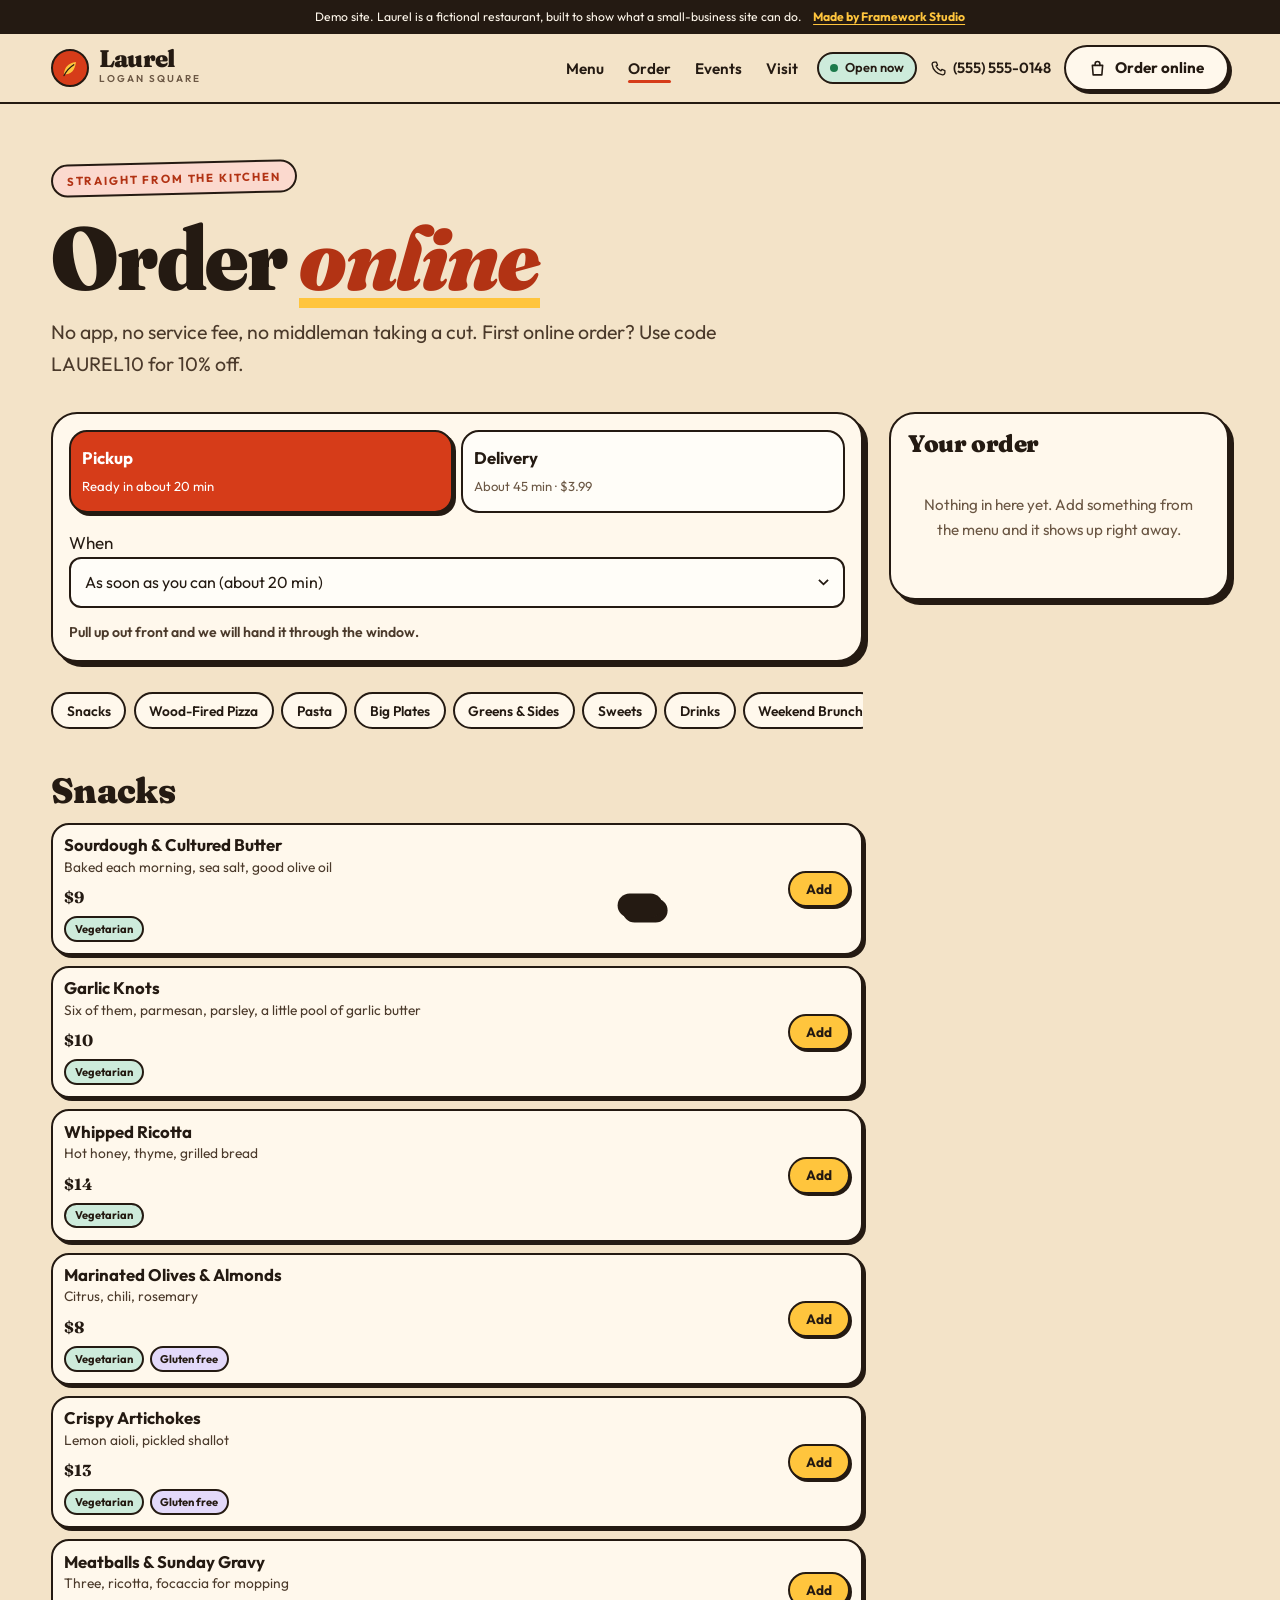
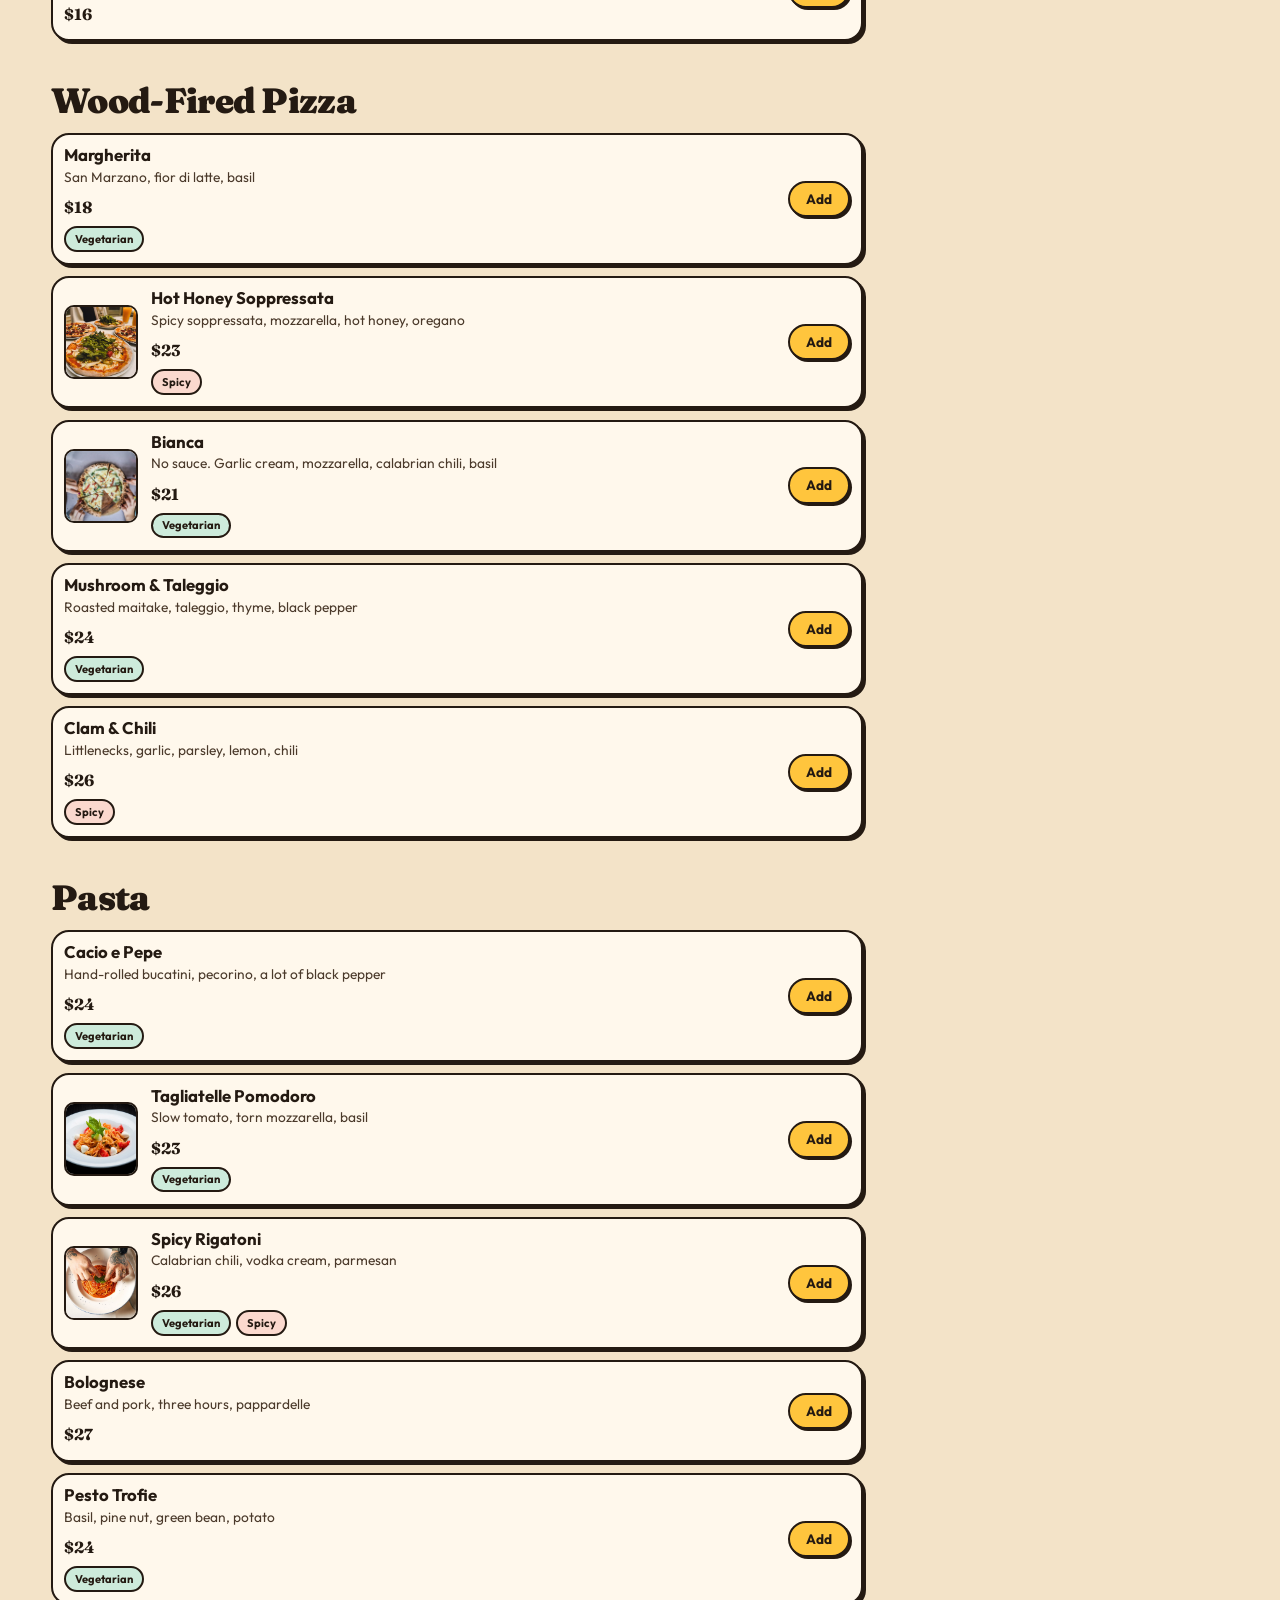
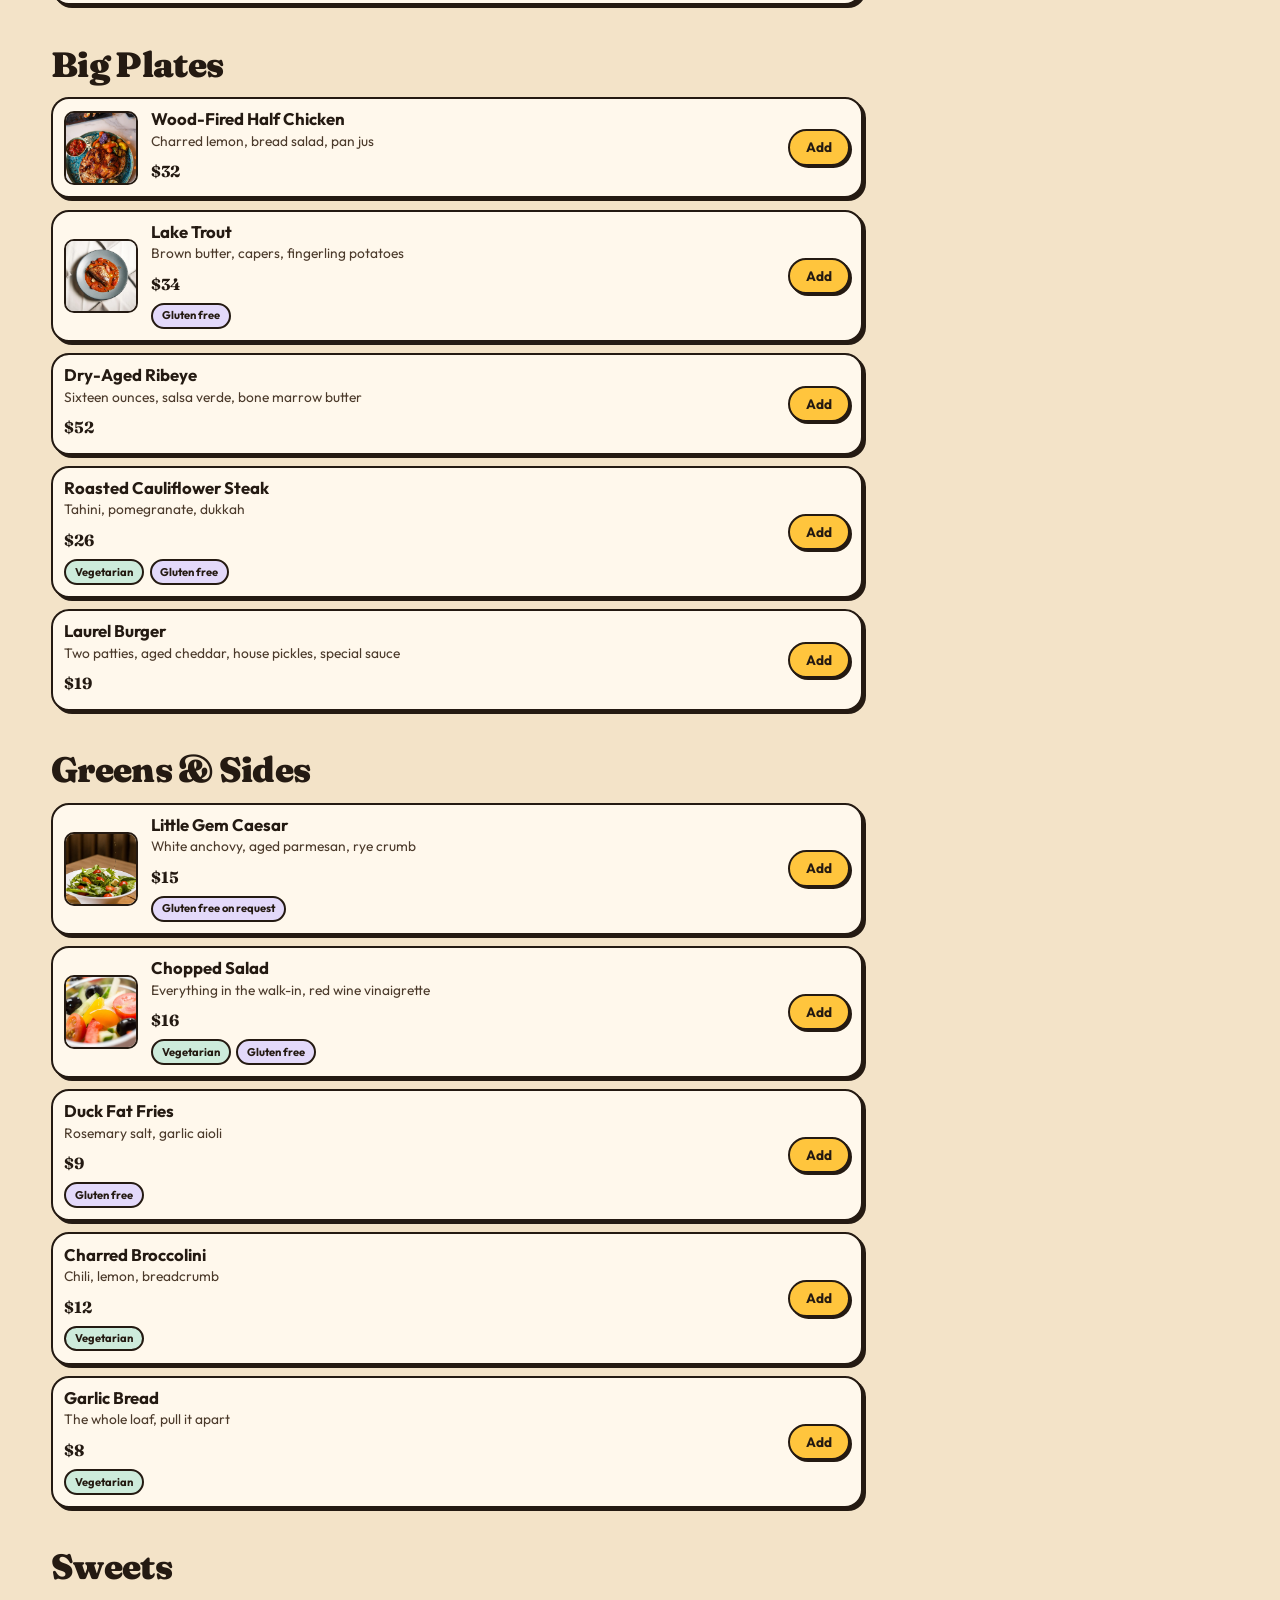
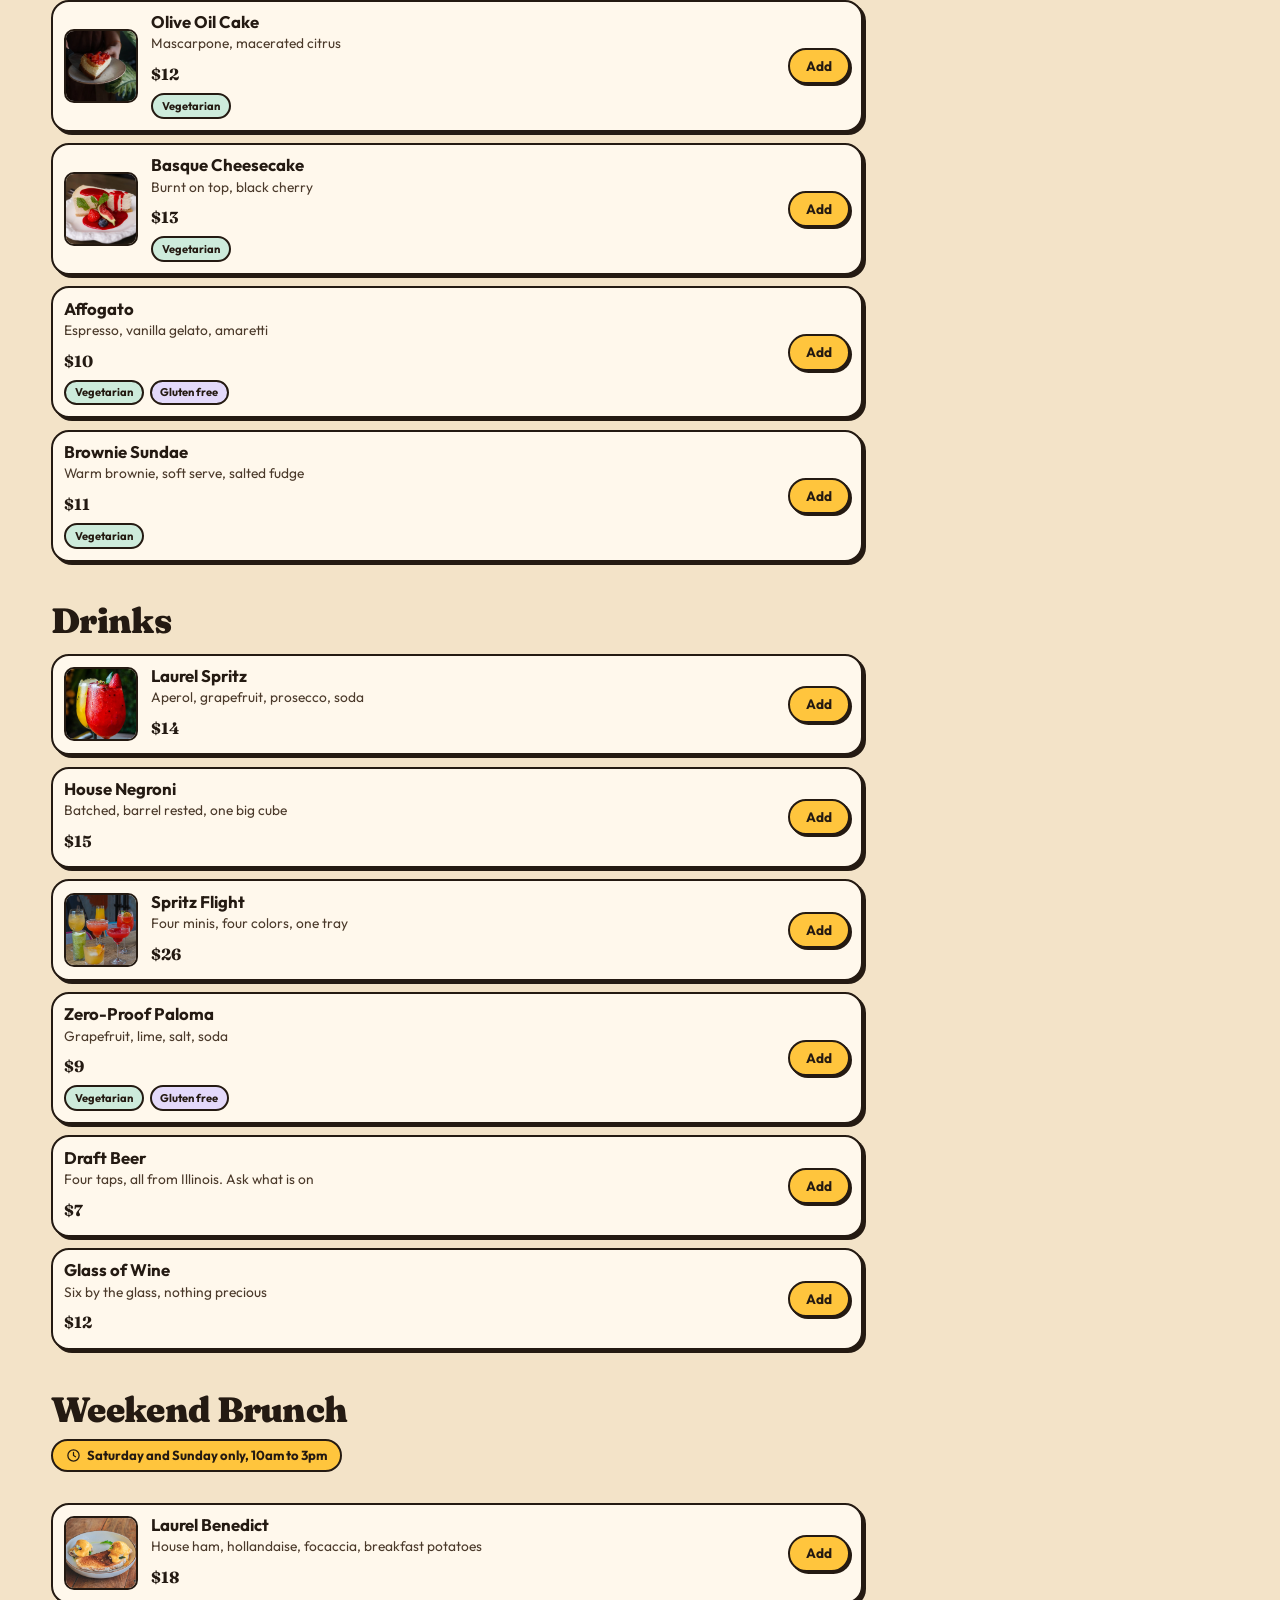
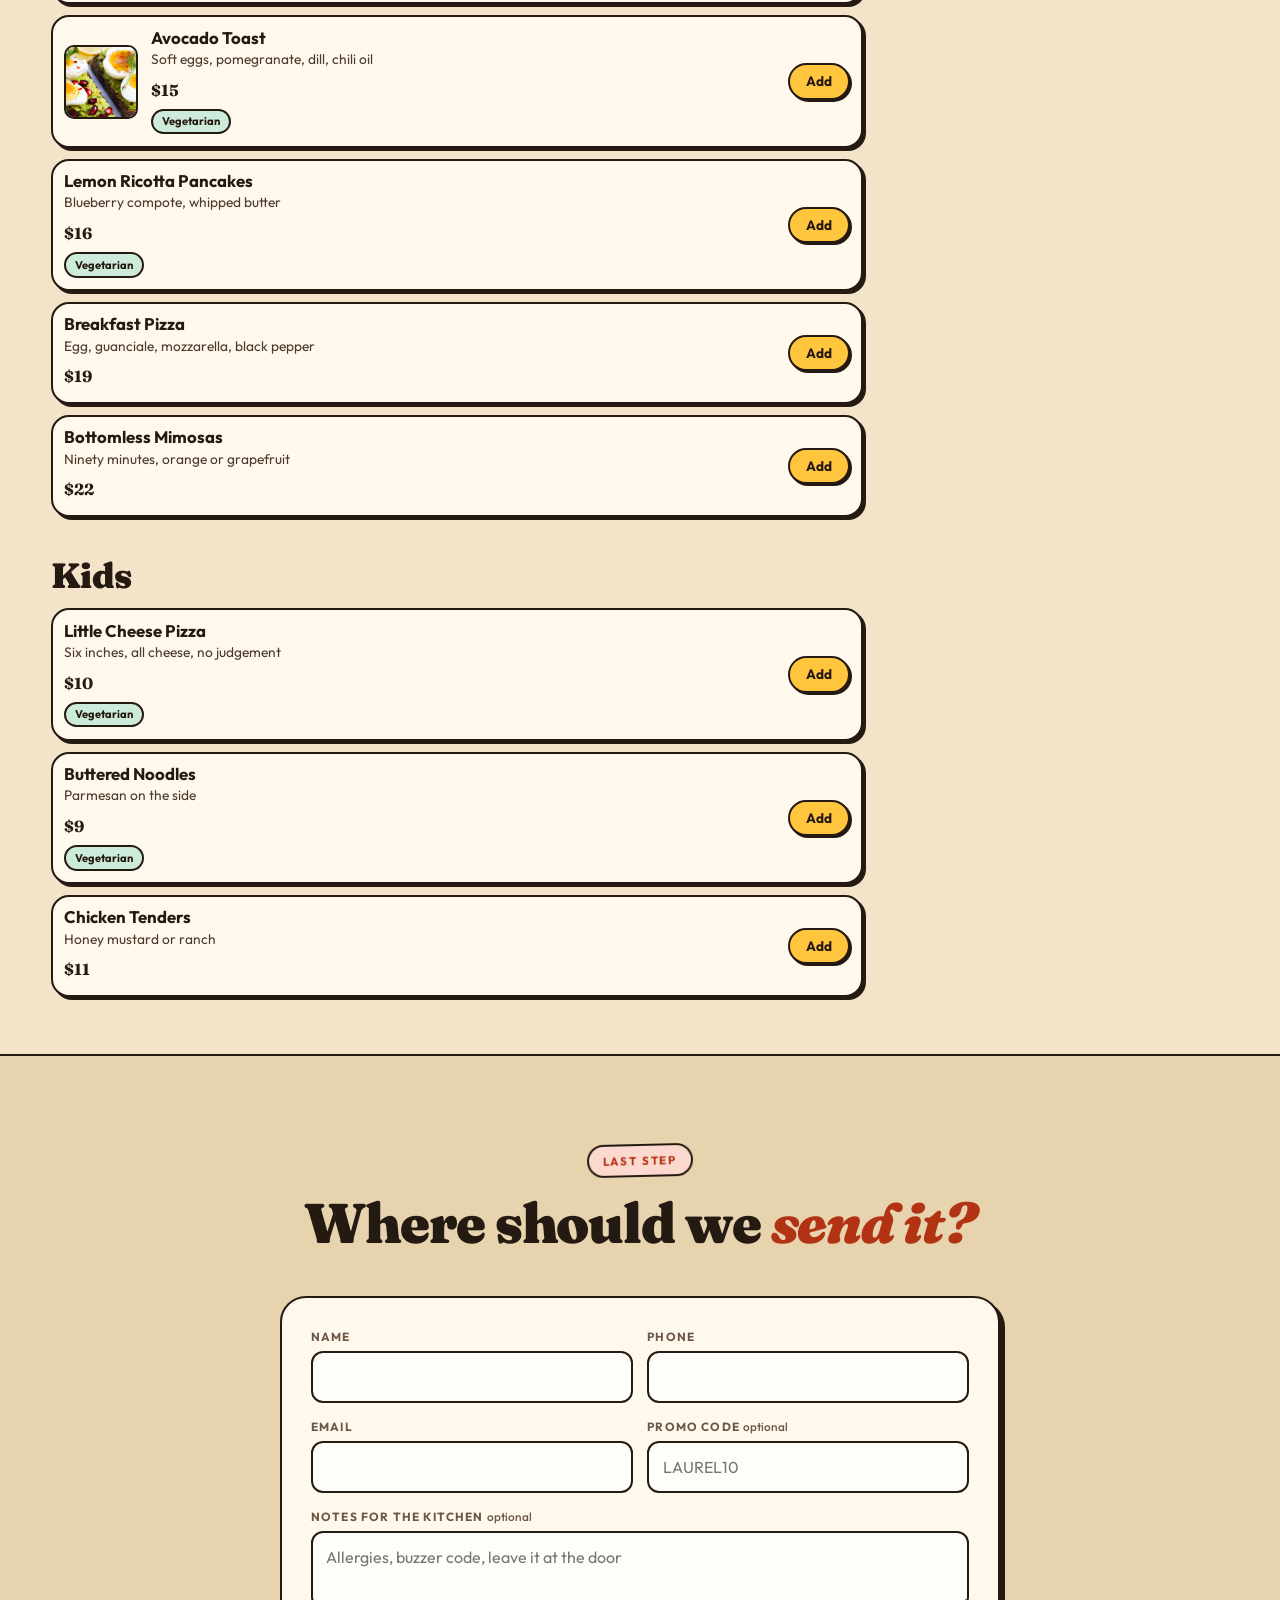
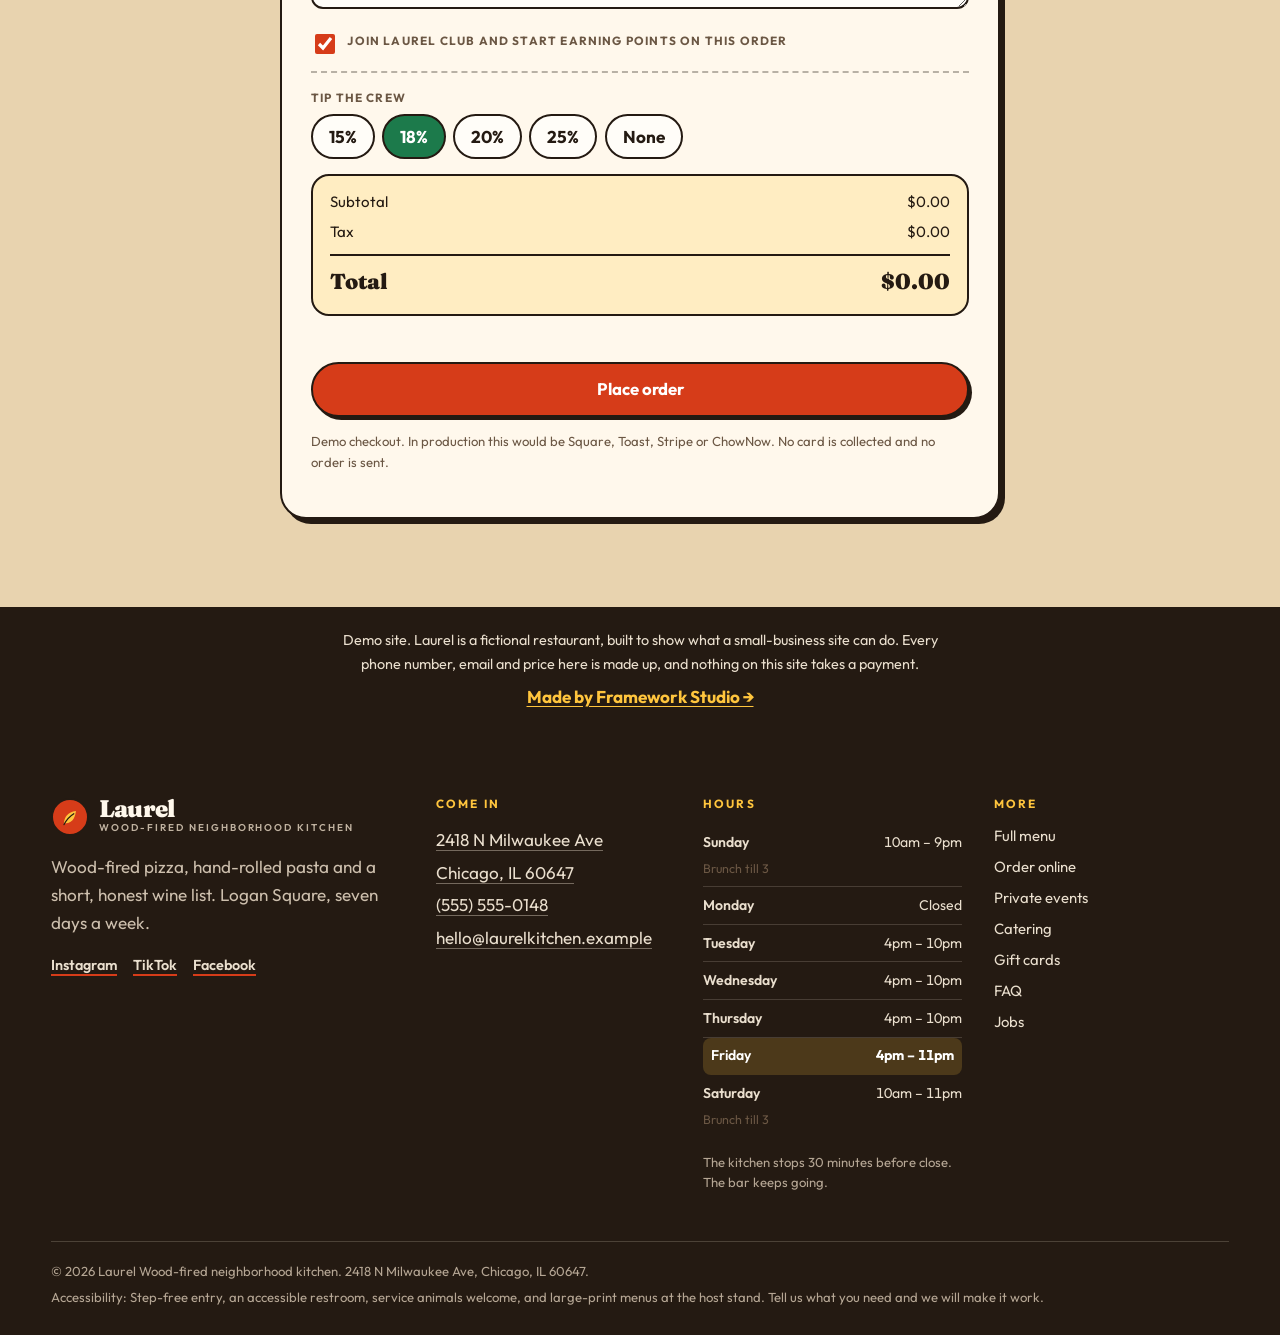
<file: order.html>
<!DOCTYPE html>
<html lang="en">
<head>
<meta charset="utf-8">
<meta name="viewport" content="width=device-width,initial-scale=1">
<title>Order online | Laurel, Logan Square</title>
<meta name="description" content="Order Laurel for pickup in about 20 minutes or delivery in about 45. Direct from the restaurant, no third-party markup.">
<link rel="canonical" href="https://tahvia127.github.io/laurel-kitchen/order.html">
<meta property="og:type" content="restaurant">
<meta property="og:title" content="Order online | Laurel, Logan Square">
<meta property="og:description" content="Order Laurel for pickup in about 20 minutes or delivery in about 45. Direct from the restaurant, no third-party markup.">
<meta property="og:image" content="assets/img/hero.webp">
<meta name="theme-color" content="#F3E3C8">
<link rel="icon" href="data:image/svg+xml,%3Csvg xmlns='http://www.w3.org/2000/svg' viewBox='0 0 64 64'%3E%3Crect width='64' height='64' rx='16' fill='%23E04A26'/%3E%3Cpath d='M20 44c0-14 8-24 24-26-2 18-10 26-24 26Z' fill='%23FFD166'/%3E%3Cpath d='M20 46c4-8 10-14 18-18' stroke='%23E04A26' stroke-width='3' fill='none' stroke-linecap='round'/%3E%3C/svg%3E">
<link rel="preconnect" href="https://fonts.googleapis.com">
<link rel="preconnect" href="https://fonts.gstatic.com" crossorigin>
<link href="https://fonts.googleapis.com/css2?family=Fraunces:ital,opsz,wght@0,9..144,600;0,9..144,700;0,9..144,900;1,9..144,700&family=Outfit:wght@400;500;600;700&family=Caveat:wght@600&display=swap" rel="stylesheet">
<link rel="stylesheet" href="assets/css/styles.css">

<script type="application/ld+json">{"@context":"https://schema.org","@type":"Restaurant","name":"Laurel","description":"Wood-fired pizza, hand-rolled pasta and cold drinks in Logan Square. Order pickup or delivery, book a table, or plan a private event at Laurel.","image":"assets/img/hero.webp","servesCuisine":["Italian","Pizza","American"],"priceRange":"$$","telephone":"(555) 555-0148","email":"hello@laurelkitchen.example","address":{"@type":"PostalAddress","streetAddress":"2418 N Milwaukee Ave","addressLocality":"Chicago","addressRegion":"IL","postalCode":"60647","addressCountry":"US"},"geo":{"@type":"GeoCoordinates","latitude":41.9285,"longitude":-87.7042},"openingHoursSpecification":[{"@type":"OpeningHoursSpecification","dayOfWeek":"https://schema.org/Sunday","opens":"10:00","closes":"21:00"},{"@type":"OpeningHoursSpecification","dayOfWeek":"https://schema.org/Tuesday","opens":"16:00","closes":"22:00"},{"@type":"OpeningHoursSpecification","dayOfWeek":"https://schema.org/Wednesday","opens":"16:00","closes":"22:00"},{"@type":"OpeningHoursSpecification","dayOfWeek":"https://schema.org/Thursday","opens":"16:00","closes":"22:00"},{"@type":"OpeningHoursSpecification","dayOfWeek":"https://schema.org/Friday","opens":"16:00","closes":"23:00"},{"@type":"OpeningHoursSpecification","dayOfWeek":"https://schema.org/Saturday","opens":"10:00","closes":"23:00"}],"acceptsReservations":true,"hasMenu":{"@type":"Menu","name":"Laurel menu","hasMenuSection":[{"@type":"MenuSection","name":"Snacks","description":"The things people order before they decide anything else.","hasMenuItem":[{"@type":"MenuItem","name":"Sourdough & Cultured Butter","description":"Baked each morning, sea salt, good olive oil","offers":{"@type":"Offer","price":"9.00","priceCurrency":"USD"}},{"@type":"MenuItem","name":"Garlic Knots","description":"Six of them, parmesan, parsley, a little pool of garlic butter","offers":{"@type":"Offer","price":"10.00","priceCurrency":"USD"}},{"@type":"MenuItem","name":"Whipped Ricotta","description":"Hot honey, thyme, grilled bread","offers":{"@type":"Offer","price":"14.00","priceCurrency":"USD"}},{"@type":"MenuItem","name":"Marinated Olives & Almonds","description":"Citrus, chili, rosemary","offers":{"@type":"Offer","price":"8.00","priceCurrency":"USD"}},{"@type":"MenuItem","name":"Crispy Artichokes","description":"Lemon aioli, pickled shallot","offers":{"@type":"Offer","price":"13.00","priceCurrency":"USD"}},{"@type":"MenuItem","name":"Meatballs & Sunday Gravy","description":"Three, ricotta, focaccia for mopping","offers":{"@type":"Offer","price":"16.00","priceCurrency":"USD"}}]},{"@type":"MenuSection","name":"Wood-Fired Pizza","description":"Fermented 48 hours, fired at 800 degrees, out in six minutes.","hasMenuItem":[{"@type":"MenuItem","name":"Margherita","description":"San Marzano, fior di latte, basil","offers":{"@type":"Offer","price":"18.00","priceCurrency":"USD"}},{"@type":"MenuItem","name":"Hot Honey Soppressata","description":"Spicy soppressata, mozzarella, hot honey, oregano","offers":{"@type":"Offer","price":"23.00","priceCurrency":"USD"}},{"@type":"MenuItem","name":"Bianca","description":"No sauce. Garlic cream, mozzarella, calabrian chili, basil","offers":{"@type":"Offer","price":"21.00","priceCurrency":"USD"}},{"@type":"MenuItem","name":"Mushroom & Taleggio","description":"Roasted maitake, taleggio, thyme, black pepper","offers":{"@type":"Offer","price":"24.00","priceCurrency":"USD"}},{"@type":"MenuItem","name":"Clam & Chili","description":"Littlenecks, garlic, parsley, lemon, chili","offers":{"@type":"Offer","price":"26.00","priceCurrency":"USD"}}]},{"@type":"MenuSection","name":"Pasta","description":"Rolled every morning at six. When it runs out, it runs out.","hasMenuItem":[{"@type":"MenuItem","name":"Cacio e Pepe","description":"Hand-rolled bucatini, pecorino, a lot of black pepper","offers":{"@type":"Offer","price":"24.00","priceCurrency":"USD"}},{"@type":"MenuItem","name":"Tagliatelle Pomodoro","description":"Slow tomato, torn mozzarella, basil","offers":{"@type":"Offer","price":"23.00","priceCurrency":"USD"}},{"@type":"MenuItem","name":"Spicy Rigatoni","description":"Calabrian chili, vodka cream, parmesan","offers":{"@type":"Offer","price":"26.00","priceCurrency":"USD"}},{"@type":"MenuItem","name":"Bolognese","description":"Beef and pork, three hours, pappardelle","offers":{"@type":"Offer","price":"27.00","priceCurrency":"USD"}},{"@type":"MenuItem","name":"Pesto Trofie","description":"Basil, pine nut, green bean, potato","offers":{"@type":"Offer","price":"24.00","priceCurrency":"USD"}}]},{"@type":"MenuSection","name":"Big Plates","description":"Dinner that takes a knife.","hasMenuItem":[{"@type":"MenuItem","name":"Wood-Fired Half Chicken","description":"Charred lemon, bread salad, pan jus","offers":{"@type":"Offer","price":"32.00","priceCurrency":"USD"}},{"@type":"MenuItem","name":"Lake Trout","description":"Brown butter, capers, fingerling potatoes","offers":{"@type":"Offer","price":"34.00","priceCurrency":"USD"}},{"@type":"MenuItem","name":"Dry-Aged Ribeye","description":"Sixteen ounces, salsa verde, bone marrow butter","offers":{"@type":"Offer","price":"52.00","priceCurrency":"USD"}},{"@type":"MenuItem","name":"Roasted Cauliflower Steak","description":"Tahini, pomegranate, dukkah","offers":{"@type":"Offer","price":"26.00","priceCurrency":"USD"}},{"@type":"MenuItem","name":"Laurel Burger","description":"Two patties, aged cheddar, house pickles, special sauce","offers":{"@type":"Offer","price":"19.00","priceCurrency":"USD"}}]},{"@type":"MenuSection","name":"Greens & Sides","description":"Order two. They go in the middle.","hasMenuItem":[{"@type":"MenuItem","name":"Little Gem Caesar","description":"White anchovy, aged parmesan, rye crumb","offers":{"@type":"Offer","price":"15.00","priceCurrency":"USD"}},{"@type":"MenuItem","name":"Chopped Salad","description":"Everything in the walk-in, red wine vinaigrette","offers":{"@type":"Offer","price":"16.00","priceCurrency":"USD"}},{"@type":"MenuItem","name":"Duck Fat Fries","description":"Rosemary salt, garlic aioli","offers":{"@type":"Offer","price":"9.00","priceCurrency":"USD"}},{"@type":"MenuItem","name":"Charred Broccolini","description":"Chili, lemon, breadcrumb","offers":{"@type":"Offer","price":"12.00","priceCurrency":"USD"}},{"@type":"MenuItem","name":"Garlic Bread","description":"The whole loaf, pull it apart","offers":{"@type":"Offer","price":"8.00","priceCurrency":"USD"}}]},{"@type":"MenuSection","name":"Sweets","description":"Say yes. You can walk it off on Milwaukee Avenue.","hasMenuItem":[{"@type":"MenuItem","name":"Olive Oil Cake","description":"Mascarpone, macerated citrus","offers":{"@type":"Offer","price":"12.00","priceCurrency":"USD"}},{"@type":"MenuItem","name":"Basque Cheesecake","description":"Burnt on top, black cherry","offers":{"@type":"Offer","price":"13.00","priceCurrency":"USD"}},{"@type":"MenuItem","name":"Affogato","description":"Espresso, vanilla gelato, amaretti","offers":{"@type":"Offer","price":"10.00","priceCurrency":"USD"}},{"@type":"MenuItem","name":"Brownie Sundae","description":"Warm brownie, soft serve, salted fudge","offers":{"@type":"Offer","price":"11.00","priceCurrency":"USD"}}]},{"@type":"MenuSection","name":"Drinks","description":"Short list, cold glasses, nothing over fifteen dollars.","hasMenuItem":[{"@type":"MenuItem","name":"Laurel Spritz","description":"Aperol, grapefruit, prosecco, soda","offers":{"@type":"Offer","price":"14.00","priceCurrency":"USD"}},{"@type":"MenuItem","name":"House Negroni","description":"Batched, barrel rested, one big cube","offers":{"@type":"Offer","price":"15.00","priceCurrency":"USD"}},{"@type":"MenuItem","name":"Spritz Flight","description":"Four minis, four colors, one tray","offers":{"@type":"Offer","price":"26.00","priceCurrency":"USD"}},{"@type":"MenuItem","name":"Zero-Proof Paloma","description":"Grapefruit, lime, salt, soda","offers":{"@type":"Offer","price":"9.00","priceCurrency":"USD"}},{"@type":"MenuItem","name":"Draft Beer","description":"Four taps, all from Illinois. Ask what is on","offers":{"@type":"Offer","price":"7.00","priceCurrency":"USD"}},{"@type":"MenuItem","name":"Glass of Wine","description":"Six by the glass, nothing precious","offers":{"@type":"Offer","price":"12.00","priceCurrency":"USD"}}]},{"@type":"MenuSection","name":"Weekend Brunch","description":"Saturday and Sunday, 10am till 3pm.","hasMenuItem":[{"@type":"MenuItem","name":"Laurel Benedict","description":"House ham, hollandaise, focaccia, breakfast potatoes","offers":{"@type":"Offer","price":"18.00","priceCurrency":"USD"}},{"@type":"MenuItem","name":"Avocado Toast","description":"Soft eggs, pomegranate, dill, chili oil","offers":{"@type":"Offer","price":"15.00","priceCurrency":"USD"}},{"@type":"MenuItem","name":"Lemon Ricotta Pancakes","description":"Blueberry compote, whipped butter","offers":{"@type":"Offer","price":"16.00","priceCurrency":"USD"}},{"@type":"MenuItem","name":"Breakfast Pizza","description":"Egg, guanciale, mozzarella, black pepper","offers":{"@type":"Offer","price":"19.00","priceCurrency":"USD"}},{"@type":"MenuItem","name":"Bottomless Mimosas","description":"Ninety minutes, orange or grapefruit","offers":{"@type":"Offer","price":"22.00","priceCurrency":"USD"}}]},{"@type":"MenuSection","name":"Kids","description":"Under twelve. Free on Sundays with any adult entree.","hasMenuItem":[{"@type":"MenuItem","name":"Little Cheese Pizza","description":"Six inches, all cheese, no judgement","offers":{"@type":"Offer","price":"10.00","priceCurrency":"USD"}},{"@type":"MenuItem","name":"Buttered Noodles","description":"Parmesan on the side","offers":{"@type":"Offer","price":"9.00","priceCurrency":"USD"}},{"@type":"MenuItem","name":"Chicken Tenders","description":"Honey mustard or ranch","offers":{"@type":"Offer","price":"11.00","priceCurrency":"USD"}}]}]},"potentialAction":[{"@type":"OrderAction","target":{"@type":"EntryPoint","urlTemplate":"https://tahvia127.github.io/laurel-kitchen/order.html","actionPlatform":["https://schema.org/DesktopWebPlatform","https://schema.org/MobileWebPlatform"]},"deliveryMethod":["https://schema.org/OnSitePickup","https://schema.org/ParcelService"]}]}</script>
</head>
<body data-page="order">
<a class="skip" href="#main">Skip to content</a>
<div class="demo-bar" role="note"><p>Demo site. Laurel is a fictional restaurant, built to show what a small-business site can do.</p>
  <a href="https://tahvia127.github.io/framework-studio/" target="_blank" rel="noopener noreferrer">Made by Framework Studio</a></div>
<header class="nav" id="nav">
  <div class="nav-in">
    <a class="brand" href="index.html" aria-label="Laurel, home">
      <span class="brand-mark" aria-hidden="true">
        <svg viewBox="0 0 48 48"><path d="M13 36c0-12 7-21 22-23-2 16-9 23-22 23Z"/><path class="stem" d="M13 38c4-8 10-15 18-20"/></svg>
      </span>
      <span class="brand-txt"><b>Laurel</b><small>Logan Square</small></span>
    </a>
    <nav class="nav-links" aria-label="Primary">
      <ul><li><a href="index.html#menu-preview">Menu</a></li><li><a href="order.html" aria-current="page">Order</a></li><li><a href="events.html">Events</a></li><li><a href="index.html#visit">Visit</a></li></ul>
    </nav>
    <div class="nav-right">
      <span class="status" id="navStatus" aria-live="polite"></span>
      <a class="nav-tel" href="tel:5555550148" aria-label="Call (555) 555-0148"><svg viewBox="0 0 24 24" aria-hidden="true"><path d="M6 3h3l1.6 4.2-2 1.4a12 12 0 0 0 6.8 6.8l1.4-2L21 15v3a3 3 0 0 1-3.2 3A16.8 16.8 0 0 1 3 6.2 3 3 0 0 1 6 3Z"/></svg><span>(555) 555-0148</span></a>
      <a class="btn btn-order" href="order.html"><svg viewBox="0 0 24 24" aria-hidden="true"><path d="M5.5 8h13l-1 12h-11Z"/><path d="M9 8V6.2a3 3 0 0 1 6 0V8"/></svg><span>Order online</span></a>
      <button class="cart-btn" type="button" id="cartBtn" aria-label="Your order"><svg viewBox="0 0 24 24" aria-hidden="true"><path d="M5.5 8h13l-1 12h-11Z"/><path d="M9 8V6.2a3 3 0 0 1 6 0V8"/></svg><span class="cart-count" id="cartCount" hidden>0</span></button>
    </div>
  </div>
</header>
<main id="main" class="order-main">
<section class="page-head tight">
  <div class="shell">
    <p class="kicker">Straight from the kitchen</p>
    <h1>Order <em>online</em></h1>
    <p class="lede">No app, no service fee, no middleman taking a cut. First online order? Use code LAUREL10 for 10% off.</p>
  </div>
</section>

<div class="order-wrap shell">
  <div class="order-left">
    <div class="mode card" role="group" aria-label="Pickup or delivery">
      <div class="mode-switch">
        <button type="button" class="mode-opt is-on" data-mode="pickup" aria-pressed="true">
          <b>Pickup</b><span>Ready in about 20 min</span></button>
        <button type="button" class="mode-opt" data-mode="delivery" aria-pressed="false">
          <b>Delivery</b><span>About 45 min &middot; $3.99</span></button>
      </div>
      <div class="mode-body">
        <label class="when"><span>When</span>
          <select id="whenSel"></select>
        </label>
        <div class="addr" id="addrWrap" hidden>
          <label><span>Delivery address</span><input id="addrLine" placeholder="Street address, apartment"></label>
          <p class="fine">Two miles, roughly Western to Pulaski and Diversey to Armitage. $20 minimum.</p>
        </div>
        <p class="mode-note" id="modeNote"></p>
      </div>
    </div>

    <nav class="cats order-cats" aria-label="Menu sections">
      <ul><li><a href="#o-snacks">Snacks</a></li><li><a href="#o-pizza">Wood-Fired Pizza</a></li><li><a href="#o-pasta">Pasta</a></li><li><a href="#o-plates">Big Plates</a></li><li><a href="#o-greens">Greens &amp; Sides</a></li><li><a href="#o-sweets">Sweets</a></li><li><a href="#o-drinks">Drinks</a></li><li><a href="#o-brunch">Weekend Brunch</a></li><li><a href="#o-kids">Kids</a></li></ul>
    </nav>

    
    <section class="osec" id="o-snacks">
      <header class="osec-head"><h2>Snacks</h2></header>
      <ul class="orows">
        <li class="orow" data-item="sourdough">
          
          <div class="orow-bd">
            <h3>Sourdough &amp; Cultured Butter</h3>
            <p>Baked each morning, sea salt, good olive oil</p>
            <span class="price">$9</span>
            <div class="tags"><span class="tag tag-v" title="Vegetarian">Vegetarian</span></div>
          </div>
          <button class="btn btn-add sm" type="button" data-add="sourdough">Add</button>
        </li>
        <li class="orow" data-item="knots">
          
          <div class="orow-bd">
            <h3>Garlic Knots</h3>
            <p>Six of them, parmesan, parsley, a little pool of garlic butter</p>
            <span class="price">$10</span>
            <div class="tags"><span class="tag tag-v" title="Vegetarian">Vegetarian</span></div>
          </div>
          <button class="btn btn-add sm" type="button" data-add="knots">Add</button>
        </li>
        <li class="orow" data-item="ricotta">
          
          <div class="orow-bd">
            <h3>Whipped Ricotta</h3>
            <p>Hot honey, thyme, grilled bread</p>
            <span class="price">$14</span>
            <div class="tags"><span class="tag tag-v" title="Vegetarian">Vegetarian</span></div>
          </div>
          <button class="btn btn-add sm" type="button" data-add="ricotta">Add</button>
        </li>
        <li class="orow" data-item="olives">
          
          <div class="orow-bd">
            <h3>Marinated Olives &amp; Almonds</h3>
            <p>Citrus, chili, rosemary</p>
            <span class="price">$8</span>
            <div class="tags"><span class="tag tag-v" title="Vegetarian">Vegetarian</span><span class="tag tag-gf" title="Gluten free">Gluten free</span></div>
          </div>
          <button class="btn btn-add sm" type="button" data-add="olives">Add</button>
        </li>
        <li class="orow" data-item="artichokes">
          
          <div class="orow-bd">
            <h3>Crispy Artichokes</h3>
            <p>Lemon aioli, pickled shallot</p>
            <span class="price">$13</span>
            <div class="tags"><span class="tag tag-v" title="Vegetarian">Vegetarian</span><span class="tag tag-gf" title="Gluten free">Gluten free</span></div>
          </div>
          <button class="btn btn-add sm" type="button" data-add="artichokes">Add</button>
        </li>
        <li class="orow" data-item="meatballs">
          
          <div class="orow-bd">
            <h3>Meatballs &amp; Sunday Gravy</h3>
            <p>Three, ricotta, focaccia for mopping</p>
            <span class="price">$16</span>
            
          </div>
          <button class="btn btn-add sm" type="button" data-add="meatballs">Add</button>
        </li>
      </ul>
    </section>
    <section class="osec" id="o-pizza">
      <header class="osec-head"><h2>Wood-Fired Pizza</h2></header>
      <ul class="orows">
        <li class="orow" data-item="margherita">
          
          <div class="orow-bd">
            <h3>Margherita</h3>
            <p>San Marzano, fior di latte, basil</p>
            <span class="price">$18</span>
            <div class="tags"><span class="tag tag-v" title="Vegetarian">Vegetarian</span></div>
          </div>
          <button class="btn btn-add sm" type="button" data-add="margherita">Add</button>
        </li>
        <li class="orow" data-item="hot-honey">
          <div class="orow-im"><img src="assets/img/dish-flatbread.webp" alt="Hot Honey Soppressata" loading="lazy" width="900" height="900"></div>
          <div class="orow-bd">
            <h3>Hot Honey Soppressata</h3>
            <p>Spicy soppressata, mozzarella, hot honey, oregano</p>
            <span class="price">$23</span>
            <div class="tags"><span class="tag tag-spicy" title="Spicy">Spicy</span></div>
          </div>
          <button class="btn btn-add sm" type="button" data-add="hot-honey">Add</button>
        </li>
        <li class="orow" data-item="bianca">
          <div class="orow-im"><img src="assets/img/hero-chip.webp" alt="Bianca" loading="lazy" width="900" height="900"></div>
          <div class="orow-bd">
            <h3>Bianca</h3>
            <p>No sauce. Garlic cream, mozzarella, calabrian chili, basil</p>
            <span class="price">$21</span>
            <div class="tags"><span class="tag tag-v" title="Vegetarian">Vegetarian</span></div>
          </div>
          <button class="btn btn-add sm" type="button" data-add="bianca">Add</button>
        </li>
        <li class="orow" data-item="mushroom">
          
          <div class="orow-bd">
            <h3>Mushroom &amp; Taleggio</h3>
            <p>Roasted maitake, taleggio, thyme, black pepper</p>
            <span class="price">$24</span>
            <div class="tags"><span class="tag tag-v" title="Vegetarian">Vegetarian</span></div>
          </div>
          <button class="btn btn-add sm" type="button" data-add="mushroom">Add</button>
        </li>
        <li class="orow" data-item="clam">
          
          <div class="orow-bd">
            <h3>Clam &amp; Chili</h3>
            <p>Littlenecks, garlic, parsley, lemon, chili</p>
            <span class="price">$26</span>
            <div class="tags"><span class="tag tag-spicy" title="Spicy">Spicy</span></div>
          </div>
          <button class="btn btn-add sm" type="button" data-add="clam">Add</button>
        </li>
      </ul>
    </section>
    <section class="osec" id="o-pasta">
      <header class="osec-head"><h2>Pasta</h2></header>
      <ul class="orows">
        <li class="orow" data-item="cacio">
          
          <div class="orow-bd">
            <h3>Cacio e Pepe</h3>
            <p>Hand-rolled bucatini, pecorino, a lot of black pepper</p>
            <span class="price">$24</span>
            <div class="tags"><span class="tag tag-v" title="Vegetarian">Vegetarian</span></div>
          </div>
          <button class="btn btn-add sm" type="button" data-add="cacio">Add</button>
        </li>
        <li class="orow" data-item="pomodoro">
          <div class="orow-im"><img src="assets/img/dish-pasta.webp" alt="Tagliatelle Pomodoro" loading="lazy" width="900" height="900"></div>
          <div class="orow-bd">
            <h3>Tagliatelle Pomodoro</h3>
            <p>Slow tomato, torn mozzarella, basil</p>
            <span class="price">$23</span>
            <div class="tags"><span class="tag tag-v" title="Vegetarian">Vegetarian</span></div>
          </div>
          <button class="btn btn-add sm" type="button" data-add="pomodoro">Add</button>
        </li>
        <li class="orow" data-item="vodka">
          <div class="orow-im"><img src="assets/img/dish-spaghetti.webp" alt="Spicy Rigatoni" loading="lazy" width="900" height="900"></div>
          <div class="orow-bd">
            <h3>Spicy Rigatoni</h3>
            <p>Calabrian chili, vodka cream, parmesan</p>
            <span class="price">$26</span>
            <div class="tags"><span class="tag tag-v" title="Vegetarian">Vegetarian</span><span class="tag tag-spicy" title="Spicy">Spicy</span></div>
          </div>
          <button class="btn btn-add sm" type="button" data-add="vodka">Add</button>
        </li>
        <li class="orow" data-item="bolognese">
          
          <div class="orow-bd">
            <h3>Bolognese</h3>
            <p>Beef and pork, three hours, pappardelle</p>
            <span class="price">$27</span>
            
          </div>
          <button class="btn btn-add sm" type="button" data-add="bolognese">Add</button>
        </li>
        <li class="orow" data-item="pesto">
          
          <div class="orow-bd">
            <h3>Pesto Trofie</h3>
            <p>Basil, pine nut, green bean, potato</p>
            <span class="price">$24</span>
            <div class="tags"><span class="tag tag-v" title="Vegetarian">Vegetarian</span></div>
          </div>
          <button class="btn btn-add sm" type="button" data-add="pesto">Add</button>
        </li>
      </ul>
    </section>
    <section class="osec" id="o-plates">
      <header class="osec-head"><h2>Big Plates</h2></header>
      <ul class="orows">
        <li class="orow" data-item="chicken">
          <div class="orow-im"><img src="assets/img/dish-chicken.webp" alt="Wood-Fired Half Chicken" loading="lazy" width="900" height="900"></div>
          <div class="orow-bd">
            <h3>Wood-Fired Half Chicken</h3>
            <p>Charred lemon, bread salad, pan jus</p>
            <span class="price">$32</span>
            
          </div>
          <button class="btn btn-add sm" type="button" data-add="chicken">Add</button>
        </li>
        <li class="orow" data-item="trout">
          <div class="orow-im"><img src="assets/img/dish-fish.webp" alt="Lake Trout" loading="lazy" width="900" height="900"></div>
          <div class="orow-bd">
            <h3>Lake Trout</h3>
            <p>Brown butter, capers, fingerling potatoes</p>
            <span class="price">$34</span>
            <div class="tags"><span class="tag tag-gf" title="Gluten free">Gluten free</span></div>
          </div>
          <button class="btn btn-add sm" type="button" data-add="trout">Add</button>
        </li>
        <li class="orow" data-item="ribeye">
          
          <div class="orow-bd">
            <h3>Dry-Aged Ribeye</h3>
            <p>Sixteen ounces, salsa verde, bone marrow butter</p>
            <span class="price">$52</span>
            
          </div>
          <button class="btn btn-add sm" type="button" data-add="ribeye">Add</button>
        </li>
        <li class="orow" data-item="cauliflower">
          
          <div class="orow-bd">
            <h3>Roasted Cauliflower Steak</h3>
            <p>Tahini, pomegranate, dukkah</p>
            <span class="price">$26</span>
            <div class="tags"><span class="tag tag-v" title="Vegetarian">Vegetarian</span><span class="tag tag-gf" title="Gluten free">Gluten free</span></div>
          </div>
          <button class="btn btn-add sm" type="button" data-add="cauliflower">Add</button>
        </li>
        <li class="orow" data-item="burger">
          
          <div class="orow-bd">
            <h3>Laurel Burger</h3>
            <p>Two patties, aged cheddar, house pickles, special sauce</p>
            <span class="price">$19</span>
            
          </div>
          <button class="btn btn-add sm" type="button" data-add="burger">Add</button>
        </li>
      </ul>
    </section>
    <section class="osec" id="o-greens">
      <header class="osec-head"><h2>Greens &amp; Sides</h2></header>
      <ul class="orows">
        <li class="orow" data-item="caesar">
          <div class="orow-im"><img src="assets/img/dish-salad.webp" alt="Little Gem Caesar" loading="lazy" width="900" height="900"></div>
          <div class="orow-bd">
            <h3>Little Gem Caesar</h3>
            <p>White anchovy, aged parmesan, rye crumb</p>
            <span class="price">$15</span>
            <div class="tags"><span class="tag tag-gfo" title="Gluten free on request">Gluten free on request</span></div>
          </div>
          <button class="btn btn-add sm" type="button" data-add="caesar">Add</button>
        </li>
        <li class="orow" data-item="chopped">
          <div class="orow-im"><img src="assets/img/dish-chopped.webp" alt="Chopped Salad" loading="lazy" width="900" height="900"></div>
          <div class="orow-bd">
            <h3>Chopped Salad</h3>
            <p>Everything in the walk-in, red wine vinaigrette</p>
            <span class="price">$16</span>
            <div class="tags"><span class="tag tag-v" title="Vegetarian">Vegetarian</span><span class="tag tag-gf" title="Gluten free">Gluten free</span></div>
          </div>
          <button class="btn btn-add sm" type="button" data-add="chopped">Add</button>
        </li>
        <li class="orow" data-item="fries">
          
          <div class="orow-bd">
            <h3>Duck Fat Fries</h3>
            <p>Rosemary salt, garlic aioli</p>
            <span class="price">$9</span>
            <div class="tags"><span class="tag tag-gf" title="Gluten free">Gluten free</span></div>
          </div>
          <button class="btn btn-add sm" type="button" data-add="fries">Add</button>
        </li>
        <li class="orow" data-item="broccolini">
          
          <div class="orow-bd">
            <h3>Charred Broccolini</h3>
            <p>Chili, lemon, breadcrumb</p>
            <span class="price">$12</span>
            <div class="tags"><span class="tag tag-v" title="Vegetarian">Vegetarian</span></div>
          </div>
          <button class="btn btn-add sm" type="button" data-add="broccolini">Add</button>
        </li>
        <li class="orow" data-item="garlic-bread">
          
          <div class="orow-bd">
            <h3>Garlic Bread</h3>
            <p>The whole loaf, pull it apart</p>
            <span class="price">$8</span>
            <div class="tags"><span class="tag tag-v" title="Vegetarian">Vegetarian</span></div>
          </div>
          <button class="btn btn-add sm" type="button" data-add="garlic-bread">Add</button>
        </li>
      </ul>
    </section>
    <section class="osec" id="o-sweets">
      <header class="osec-head"><h2>Sweets</h2></header>
      <ul class="orows">
        <li class="orow" data-item="cake">
          <div class="orow-im"><img src="assets/img/dish-cake.webp" alt="Olive Oil Cake" loading="lazy" width="900" height="900"></div>
          <div class="orow-bd">
            <h3>Olive Oil Cake</h3>
            <p>Mascarpone, macerated citrus</p>
            <span class="price">$12</span>
            <div class="tags"><span class="tag tag-v" title="Vegetarian">Vegetarian</span></div>
          </div>
          <button class="btn btn-add sm" type="button" data-add="cake">Add</button>
        </li>
        <li class="orow" data-item="basque">
          <div class="orow-im"><img src="assets/img/dish-cheesecake.webp" alt="Basque Cheesecake" loading="lazy" width="900" height="900"></div>
          <div class="orow-bd">
            <h3>Basque Cheesecake</h3>
            <p>Burnt on top, black cherry</p>
            <span class="price">$13</span>
            <div class="tags"><span class="tag tag-v" title="Vegetarian">Vegetarian</span></div>
          </div>
          <button class="btn btn-add sm" type="button" data-add="basque">Add</button>
        </li>
        <li class="orow" data-item="affogato">
          
          <div class="orow-bd">
            <h3>Affogato</h3>
            <p>Espresso, vanilla gelato, amaretti</p>
            <span class="price">$10</span>
            <div class="tags"><span class="tag tag-v" title="Vegetarian">Vegetarian</span><span class="tag tag-gf" title="Gluten free">Gluten free</span></div>
          </div>
          <button class="btn btn-add sm" type="button" data-add="affogato">Add</button>
        </li>
        <li class="orow" data-item="sundae">
          
          <div class="orow-bd">
            <h3>Brownie Sundae</h3>
            <p>Warm brownie, soft serve, salted fudge</p>
            <span class="price">$11</span>
            <div class="tags"><span class="tag tag-v" title="Vegetarian">Vegetarian</span></div>
          </div>
          <button class="btn btn-add sm" type="button" data-add="sundae">Add</button>
        </li>
      </ul>
    </section>
    <section class="osec" id="o-drinks">
      <header class="osec-head"><h2>Drinks</h2></header>
      <ul class="orows">
        <li class="orow" data-item="spritz">
          <div class="orow-im"><img src="assets/img/drink-spritz.webp" alt="Laurel Spritz" loading="lazy" width="900" height="900"></div>
          <div class="orow-bd">
            <h3>Laurel Spritz</h3>
            <p>Aperol, grapefruit, prosecco, soda</p>
            <span class="price">$14</span>
            
          </div>
          <button class="btn btn-add sm" type="button" data-add="spritz">Add</button>
        </li>
        <li class="orow" data-item="negroni">
          
          <div class="orow-bd">
            <h3>House Negroni</h3>
            <p>Batched, barrel rested, one big cube</p>
            <span class="price">$15</span>
            
          </div>
          <button class="btn btn-add sm" type="button" data-add="negroni">Add</button>
        </li>
        <li class="orow" data-item="flight">
          <div class="orow-im"><img src="assets/img/drink-cocktails.webp" alt="Spritz Flight" loading="lazy" width="900" height="900"></div>
          <div class="orow-bd">
            <h3>Spritz Flight</h3>
            <p>Four minis, four colors, one tray</p>
            <span class="price">$26</span>
            
          </div>
          <button class="btn btn-add sm" type="button" data-add="flight">Add</button>
        </li>
        <li class="orow" data-item="paloma">
          
          <div class="orow-bd">
            <h3>Zero-Proof Paloma</h3>
            <p>Grapefruit, lime, salt, soda</p>
            <span class="price">$9</span>
            <div class="tags"><span class="tag tag-v" title="Vegetarian">Vegetarian</span><span class="tag tag-gf" title="Gluten free">Gluten free</span></div>
          </div>
          <button class="btn btn-add sm" type="button" data-add="paloma">Add</button>
        </li>
        <li class="orow" data-item="beer">
          
          <div class="orow-bd">
            <h3>Draft Beer</h3>
            <p>Four taps, all from Illinois. Ask what is on</p>
            <span class="price">$7</span>
            
          </div>
          <button class="btn btn-add sm" type="button" data-add="beer">Add</button>
        </li>
        <li class="orow" data-item="wine">
          
          <div class="orow-bd">
            <h3>Glass of Wine</h3>
            <p>Six by the glass, nothing precious</p>
            <span class="price">$12</span>
            
          </div>
          <button class="btn btn-add sm" type="button" data-add="wine">Add</button>
        </li>
      </ul>
    </section>
    <section class="osec" id="o-brunch">
      <header class="osec-head"><h2>Weekend Brunch</h2><p class="avail"><svg viewBox="0 0 24 24" aria-hidden="true"><circle cx="12" cy="12" r="9"/><path d="M12 7v5l3.2 2"/></svg>Saturday and Sunday only, 10am to 3pm</p></header>
      <ul class="orows">
        <li class="orow" data-item="benedict">
          <div class="orow-im"><img src="assets/img/dish-eggs.webp" alt="Laurel Benedict" loading="lazy" width="900" height="900"></div>
          <div class="orow-bd">
            <h3>Laurel Benedict</h3>
            <p>House ham, hollandaise, focaccia, breakfast potatoes</p>
            <span class="price">$18</span>
            
          </div>
          <button class="btn btn-add sm" type="button" data-add="benedict">Add</button>
        </li>
        <li class="orow" data-item="avo-toast">
          <div class="orow-im"><img src="assets/img/dish-toast.webp" alt="Avocado Toast" loading="lazy" width="900" height="900"></div>
          <div class="orow-bd">
            <h3>Avocado Toast</h3>
            <p>Soft eggs, pomegranate, dill, chili oil</p>
            <span class="price">$15</span>
            <div class="tags"><span class="tag tag-v" title="Vegetarian">Vegetarian</span></div>
          </div>
          <button class="btn btn-add sm" type="button" data-add="avo-toast">Add</button>
        </li>
        <li class="orow" data-item="pancakes">
          
          <div class="orow-bd">
            <h3>Lemon Ricotta Pancakes</h3>
            <p>Blueberry compote, whipped butter</p>
            <span class="price">$16</span>
            <div class="tags"><span class="tag tag-v" title="Vegetarian">Vegetarian</span></div>
          </div>
          <button class="btn btn-add sm" type="button" data-add="pancakes">Add</button>
        </li>
        <li class="orow" data-item="brunch-pizza">
          
          <div class="orow-bd">
            <h3>Breakfast Pizza</h3>
            <p>Egg, guanciale, mozzarella, black pepper</p>
            <span class="price">$19</span>
            
          </div>
          <button class="btn btn-add sm" type="button" data-add="brunch-pizza">Add</button>
        </li>
        <li class="orow" data-item="mimosas">
          
          <div class="orow-bd">
            <h3>Bottomless Mimosas</h3>
            <p>Ninety minutes, orange or grapefruit</p>
            <span class="price">$22</span>
            
          </div>
          <button class="btn btn-add sm" type="button" data-add="mimosas">Add</button>
        </li>
      </ul>
    </section>
    <section class="osec" id="o-kids">
      <header class="osec-head"><h2>Kids</h2></header>
      <ul class="orows">
        <li class="orow" data-item="kid-pizza">
          
          <div class="orow-bd">
            <h3>Little Cheese Pizza</h3>
            <p>Six inches, all cheese, no judgement</p>
            <span class="price">$10</span>
            <div class="tags"><span class="tag tag-v" title="Vegetarian">Vegetarian</span></div>
          </div>
          <button class="btn btn-add sm" type="button" data-add="kid-pizza">Add</button>
        </li>
        <li class="orow" data-item="kid-noodles">
          
          <div class="orow-bd">
            <h3>Buttered Noodles</h3>
            <p>Parmesan on the side</p>
            <span class="price">$9</span>
            <div class="tags"><span class="tag tag-v" title="Vegetarian">Vegetarian</span></div>
          </div>
          <button class="btn btn-add sm" type="button" data-add="kid-noodles">Add</button>
        </li>
        <li class="orow" data-item="kid-tenders">
          
          <div class="orow-bd">
            <h3>Chicken Tenders</h3>
            <p>Honey mustard or ranch</p>
            <span class="price">$11</span>
            
          </div>
          <button class="btn btn-add sm" type="button" data-add="kid-tenders">Add</button>
        </li>
      </ul>
    </section>
  </div>

  <aside class="order-right">
    <div class="cart card" id="cartPanel">
      <h2>Your order</h2>
      <div id="panelLines"></div>
      <div id="panelFoot"></div>
    </div>
  </aside>
</div>

<section class="checkout" id="checkout">
  <div class="shell">
    <header class="sec-head center">
      <p class="kicker">Last step</p>
      <h2>Where should we <em>send it?</em></h2>
    </header>
    <form class="co-form card" id="coForm" novalidate>
      <div class="field-row">
        <label><span>Name</span><input id="coName" autocomplete="name" required></label>
        <label><span>Phone</span><input id="coPhone" type="tel" autocomplete="tel" required></label>
      </div>
      <div class="field-row">
        <label><span>Email</span><input id="coEmail" type="email" autocomplete="email" required></label>
        <label><span>Promo code <i>optional</i></span><input id="coPromo" placeholder="LAUREL10"></label>
      </div>
      <label><span>Notes for the kitchen <i>optional</i></span><textarea id="coNotes" rows="2" placeholder="Allergies, buzzer code, leave it at the door"></textarea></label>
      <label class="check"><input type="checkbox" id="coJoin" checked><span>Join Laurel Club and start earning points on this order</span></label>
      <div class="tip" role="group" aria-label="Tip">
        <span class="tip-label">Tip the crew</span>
        <div class="tip-opts"><button type="button" class="tip-opt" data-tip="15">15%</button><button type="button" class="tip-opt is-on" data-tip="18">18%</button><button type="button" class="tip-opt" data-tip="20">20%</button><button type="button" class="tip-opt" data-tip="25">25%</button>
          <button type="button" class="tip-opt" data-tip="0">None</button>
        </div>
      </div>
      <div class="co-total" id="coTotal"></div>
      <p class="err" id="coErr" role="alert"></p>
      <button class="btn btn-primary btn-wide btn-big" type="submit" id="coSubmit">Place order</button>
      <p class="fine">Demo checkout. In production this would be Square, Toast, Stripe or ChowNow. No card is collected and no order is sent.</p>
    </form>
    <div class="done card" id="orderDone" hidden></div>
  </div>
</section>
</main>
<div class="demo-foot"><p>Demo site. Laurel is a fictional restaurant, built to show what a small-business site can do. Every phone number, email and price here is made up, and nothing on this site takes a payment.</p>
  <a href="https://tahvia127.github.io/framework-studio/" target="_blank" rel="noopener noreferrer">Made by Framework Studio &rarr;</a></div>
<footer class="foot">
  <div class="shell foot-grid">
    <div class="foot-brand">
      <a class="brand light" href="index.html">
        <span class="brand-mark" aria-hidden="true"><svg viewBox="0 0 48 48"><path d="M13 36c0-12 7-21 22-23-2 16-9 23-22 23Z"/><path class="stem" d="M13 38c4-8 10-15 18-20"/></svg></span>
        <span class="brand-txt"><b>Laurel</b><small>Wood-fired neighborhood kitchen</small></span>
      </a>
      <p class="foot-pitch">Wood-fired pizza, hand-rolled pasta and a short, honest wine list. Logan Square, seven days a week.</p>
      <ul class="social"><li><a href="https://instagram.com" target="_blank" rel="noopener noreferrer">Instagram</a></li><li><a href="https://tiktok.com" target="_blank" rel="noopener noreferrer">TikTok</a></li><li><a href="https://facebook.com" target="_blank" rel="noopener noreferrer">Facebook</a></li></ul>
    </div>
    <div class="foot-col">
      <h3>Come in</h3>
      <address>
        <a href="https://www.openstreetmap.org/?mlat=41.9285&amp;mlon=-87.7042#map=17/41.9285/-87.7042" target="_blank" rel="noopener noreferrer">2418 N Milwaukee Ave<br>Chicago, IL 60647</a><br>
        <a href="tel:5555550148">(555) 555-0148</a><br>
        <a href="mailto:hello@laurelkitchen.example">hello@laurelkitchen.example</a>
      </address>
    </div>
    <div class="foot-col">
      <h3>Hours</h3>
      <ul class="foot-hours"><li data-dow="0"><span class="hr-day">Sunday</span><span class="hr-time">10am &ndash; 9pm</span><span class="hr-note">Brunch till 3</span></li><li data-dow="1"><span class="hr-day">Monday</span><span class="hr-time">Closed</span></li><li data-dow="2"><span class="hr-day">Tuesday</span><span class="hr-time">4pm &ndash; 10pm</span></li><li data-dow="3"><span class="hr-day">Wednesday</span><span class="hr-time">4pm &ndash; 10pm</span></li><li data-dow="4"><span class="hr-day">Thursday</span><span class="hr-time">4pm &ndash; 10pm</span></li><li data-dow="5"><span class="hr-day">Friday</span><span class="hr-time">4pm &ndash; 11pm</span></li><li data-dow="6"><span class="hr-day">Saturday</span><span class="hr-time">10am &ndash; 11pm</span><span class="hr-note">Brunch till 3</span></li></ul>
      <p class="fine">The kitchen stops 30 minutes before close. The bar keeps going.</p>
    </div>
    <div class="foot-col">
      <h3>More</h3>
      <ul class="foot-links">
        <li><a href="menu.html">Full menu</a></li>
        <li><a href="order.html">Order online</a></li>
        <li><a href="events.html">Private events</a></li>
        <li><a href="events.html#catering">Catering</a></li>
        <li><a href="index.html#gift">Gift cards</a></li>
        <li><a href="index.html#faq">FAQ</a></li>
        <li><a href="mailto:jobs@laurelkitchen.example">Jobs</a></li>
      </ul>
    </div>
  </div>
  <div class="shell foot-base">
    <p>&copy; <span id="yr">2026</span> Laurel Wood-fired neighborhood kitchen. 2418 N Milwaukee Ave, Chicago, IL 60647.</p>
    <p class="fine">Accessibility: Step-free entry, an accessible restroom, service animals welcome, and large-print menus at the host stand. Tell us what you need and we will make it work.</p>
  </div>
</footer>

<div class="drawer-scrim" id="drawerScrim" hidden></div>
<aside class="drawer" id="cartDrawer" aria-label="Your order" aria-hidden="true">
  <div class="drawer-head">
    <h2>Your order</h2>
    <button class="icon-btn" type="button" data-close-drawer aria-label="Close">&times;</button>
  </div>
  <div class="drawer-body" id="cartLines"></div>
  <div class="drawer-foot" id="cartFoot"></div>
</aside>
<dialog class="modal" id="optModal" aria-labelledby="optTitle"><form method="dialog" id="optForm"></form></dialog>
<div class="toast" id="toast" role="status" aria-live="polite"></div>
<a class="mobile-order" href="order.html"><svg viewBox="0 0 24 24" aria-hidden="true"><path d="M5.5 8h13l-1 12h-11Z"/><path d="M9 8V6.2a3 3 0 0 1 6 0V8"/></svg> Order online &middot; pickup in 20 min</a>
<script>window.LK={"brand":"Laurel","hours":[{"day":"Sunday","label":"Sun","closed":false,"open":"10:00","close":"21:00","note":"Brunch till 3"},{"day":"Monday","label":"Mon","closed":true,"open":null,"close":null,"note":null},{"day":"Tuesday","label":"Tue","closed":false,"open":"16:00","close":"22:00","note":null},{"day":"Wednesday","label":"Wed","closed":false,"open":"16:00","close":"22:00","note":null},{"day":"Thursday","label":"Thu","closed":false,"open":"16:00","close":"22:00","note":null},{"day":"Friday","label":"Fri","closed":false,"open":"16:00","close":"23:00","note":null},{"day":"Saturday","label":"Sat","closed":false,"open":"10:00","close":"23:00","note":"Brunch till 3"}],"ordering":{"_note":"Fees and times used by the order page. taxRate is a decimal.","taxRate":0.1075,"pickupMinutes":20,"deliveryMinutes":45,"deliveryFee":3.99,"deliveryMinimum":20,"deliveryRadius":"Two miles, roughly Western to Pulaski and Diversey to Armitage","tipPresets":[15,18,20,25],"defaultTip":18,"promo":{"code":"LAUREL10","percent":10,"blurb":"First online order? Use code LAUREL10 for 10% off."},"largeOrderThreshold":150,"largeOrderNote":"Over $150 is catering. Give us 24 hours and we will take care of you."},"legend":{"v":"Vegetarian","vg":"Vegan","gf":"Gluten free","gfo":"Gluten free on request","spicy":"Spicy"},"groups":[{"id":"pizza-size","label":"Size","type":"single","required":true,"choices":[{"name":"12 inch","price":0,"default":true},{"name":"16 inch, feeds two","price":8}]},{"id":"crust","label":"Crust","type":"single","required":true,"choices":[{"name":"Classic sourdough","price":0,"default":true},{"name":"Gluten free, 12 inch only","price":4}]},{"id":"pizza-extras","label":"Pile it on","type":"multi","max":4,"choices":[{"name":"Extra mozzarella","price":2},{"name":"Hot honey","price":1},{"name":"Fennel sausage","price":4},{"name":"Chili crisp","price":1.5},{"name":"Extra basil","price":0}]},{"id":"pasta-style","label":"Noodle","type":"single","required":true,"choices":[{"name":"As it comes","price":0,"default":true},{"name":"Gluten free penne","price":3},{"name":"Extra noodles","price":5}]},{"id":"add-protein","label":"Add protein","type":"single","choices":[{"name":"No thanks","price":0,"default":true},{"name":"Grilled chicken","price":7},{"name":"Shrimp","price":9},{"name":"Crispy tofu","price":5},{"name":"Fennel sausage","price":6}]},{"id":"dressing","label":"Dressing","type":"single","required":true,"choices":[{"name":"Caesar","price":0,"default":true},{"name":"Lemon vinaigrette","price":0},{"name":"Buttermilk ranch","price":0},{"name":"On the side","price":0}]},{"id":"heat","label":"Heat","type":"single","required":true,"choices":[{"name":"Mild","price":0,"default":true},{"name":"Medium","price":0},{"name":"Bring it","price":0}]},{"id":"side-choice","label":"Side","type":"single","required":true,"choices":[{"name":"Duck fat fries","price":0},{"name":"Little gem salad","price":0},{"name":"Charred broccolini","price":0},{"name":"Roasted potatoes","price":0}]},{"id":"doneness","label":"How do you want it","type":"single","required":true,"choices":[{"name":"Rare","price":0},{"name":"Medium rare","price":0,"default":true},{"name":"Medium","price":0},{"name":"Medium well","price":0},{"name":"Well done","price":0}]},{"id":"egg-style","label":"Eggs","type":"single","required":true,"choices":[{"name":"Poached","price":0,"default":true},{"name":"Over easy","price":0},{"name":"Scrambled","price":0}]},{"id":"bread-choice","label":"Bread","type":"single","required":true,"choices":[{"name":"Sourdough","price":0,"default":true},{"name":"Focaccia","price":0},{"name":"Gluten free toast","price":2}]},{"id":"drink-mods","label":"Make it","type":"single","required":true,"choices":[{"name":"Classic","price":0,"default":true},{"name":"Zero proof","price":-3},{"name":"Extra spicy","price":0}]},{"id":"kids-side","label":"Side","type":"single","required":true,"choices":[{"name":"Fries","price":0,"default":true},{"name":"Fruit cup","price":0},{"name":"Carrots and ranch","price":0}]}],"sections":[{"id":"snacks","name":"Snacks","blurb":"The things people order before they decide anything else.","availability":null,"items":[{"id":"sourdough","name":"Sourdough & Cultured Butter","description":"Baked each morning, sea salt, good olive oil","price":9,"tags":["v"],"image":null,"options":[],"popular":false,"featured":false},{"id":"knots","name":"Garlic Knots","description":"Six of them, parmesan, parsley, a little pool of garlic butter","price":10,"tags":["v"],"image":null,"options":[],"popular":true,"featured":false},{"id":"ricotta","name":"Whipped Ricotta","description":"Hot honey, thyme, grilled bread","price":14,"tags":["v"],"image":null,"options":[],"popular":false,"featured":false},{"id":"olives","name":"Marinated Olives & Almonds","description":"Citrus, chili, rosemary","price":8,"tags":["v","gf"],"image":null,"options":[],"popular":false,"featured":false},{"id":"artichokes","name":"Crispy Artichokes","description":"Lemon aioli, pickled shallot","price":13,"tags":["v","gf"],"image":null,"options":[],"popular":false,"featured":false},{"id":"meatballs","name":"Meatballs & Sunday Gravy","description":"Three, ricotta, focaccia for mopping","price":16,"tags":[],"image":null,"options":[],"popular":false,"featured":false}]},{"id":"pizza","name":"Wood-Fired Pizza","blurb":"Fermented 48 hours, fired at 800 degrees, out in six minutes.","availability":null,"items":[{"id":"margherita","name":"Margherita","description":"San Marzano, fior di latte, basil","price":18,"tags":["v"],"image":null,"options":["pizza-size","crust","pizza-extras"],"popular":false,"featured":false},{"id":"hot-honey","name":"Hot Honey Soppressata","description":"Spicy soppressata, mozzarella, hot honey, oregano","price":23,"tags":["spicy"],"image":"dish-flatbread","options":["pizza-size","crust","pizza-extras"],"popular":true,"featured":true},{"id":"bianca","name":"Bianca","description":"No sauce. Garlic cream, mozzarella, calabrian chili, basil","price":21,"tags":["v"],"image":"hero-chip","options":["pizza-size","crust","pizza-extras"],"popular":false,"featured":true},{"id":"mushroom","name":"Mushroom & Taleggio","description":"Roasted maitake, taleggio, thyme, black pepper","price":24,"tags":["v"],"image":null,"options":["pizza-size","crust","pizza-extras"],"popular":false,"featured":false},{"id":"clam","name":"Clam & Chili","description":"Littlenecks, garlic, parsley, lemon, chili","price":26,"tags":["spicy"],"image":null,"options":["pizza-size","crust","pizza-extras"],"popular":false,"featured":false}]},{"id":"pasta","name":"Pasta","blurb":"Rolled every morning at six. When it runs out, it runs out.","availability":null,"items":[{"id":"cacio","name":"Cacio e Pepe","description":"Hand-rolled bucatini, pecorino, a lot of black pepper","price":24,"tags":["v"],"image":null,"options":["pasta-style","add-protein"],"popular":true,"featured":false},{"id":"pomodoro","name":"Tagliatelle Pomodoro","description":"Slow tomato, torn mozzarella, basil","price":23,"tags":["v"],"image":"dish-pasta","options":["pasta-style","add-protein"],"popular":false,"featured":true},{"id":"vodka","name":"Spicy Rigatoni","description":"Calabrian chili, vodka cream, parmesan","price":26,"tags":["v","spicy"],"image":"dish-spaghetti","options":["pasta-style","add-protein"],"popular":true,"featured":true},{"id":"bolognese","name":"Bolognese","description":"Beef and pork, three hours, pappardelle","price":27,"tags":[],"image":null,"options":["pasta-style","add-protein"],"popular":false,"featured":false},{"id":"pesto","name":"Pesto Trofie","description":"Basil, pine nut, green bean, potato","price":24,"tags":["v"],"image":null,"options":["pasta-style","add-protein"],"popular":false,"featured":false}]},{"id":"plates","name":"Big Plates","blurb":"Dinner that takes a knife.","availability":null,"items":[{"id":"chicken","name":"Wood-Fired Half Chicken","description":"Charred lemon, bread salad, pan jus","price":32,"tags":[],"image":"dish-chicken","options":["side-choice"],"popular":false,"featured":true},{"id":"trout","name":"Lake Trout","description":"Brown butter, capers, fingerling potatoes","price":34,"tags":["gf"],"image":"dish-fish","options":["side-choice"],"popular":false,"featured":false},{"id":"ribeye","name":"Dry-Aged Ribeye","description":"Sixteen ounces, salsa verde, bone marrow butter","price":52,"tags":[],"image":null,"options":["doneness","side-choice"],"popular":false,"featured":false},{"id":"cauliflower","name":"Roasted Cauliflower Steak","description":"Tahini, pomegranate, dukkah","price":26,"tags":["v","gf"],"image":null,"options":["side-choice"],"popular":false,"featured":false},{"id":"burger","name":"Laurel Burger","description":"Two patties, aged cheddar, house pickles, special sauce","price":19,"tags":[],"image":null,"options":["heat","side-choice"],"popular":true,"featured":false}]},{"id":"greens","name":"Greens & Sides","blurb":"Order two. They go in the middle.","availability":null,"items":[{"id":"caesar","name":"Little Gem Caesar","description":"White anchovy, aged parmesan, rye crumb","price":15,"tags":["gfo"],"image":"dish-salad","options":["dressing","add-protein"],"popular":false,"featured":true},{"id":"chopped","name":"Chopped Salad","description":"Everything in the walk-in, red wine vinaigrette","price":16,"tags":["v","gf"],"image":"dish-chopped","options":["add-protein"],"popular":false,"featured":false},{"id":"fries","name":"Duck Fat Fries","description":"Rosemary salt, garlic aioli","price":9,"tags":["gf"],"image":null,"options":[],"popular":true,"featured":false},{"id":"broccolini","name":"Charred Broccolini","description":"Chili, lemon, breadcrumb","price":12,"tags":["v"],"image":null,"options":[],"popular":false,"featured":false},{"id":"garlic-bread","name":"Garlic Bread","description":"The whole loaf, pull it apart","price":8,"tags":["v"],"image":null,"options":[],"popular":false,"featured":false}]},{"id":"sweets","name":"Sweets","blurb":"Say yes. You can walk it off on Milwaukee Avenue.","availability":null,"items":[{"id":"cake","name":"Olive Oil Cake","description":"Mascarpone, macerated citrus","price":12,"tags":["v"],"image":"dish-cake","options":[],"popular":false,"featured":false},{"id":"basque","name":"Basque Cheesecake","description":"Burnt on top, black cherry","price":13,"tags":["v"],"image":"dish-cheesecake","options":[],"popular":true,"featured":true},{"id":"affogato","name":"Affogato","description":"Espresso, vanilla gelato, amaretti","price":10,"tags":["v","gf"],"image":null,"options":[],"popular":false,"featured":false},{"id":"sundae","name":"Brownie Sundae","description":"Warm brownie, soft serve, salted fudge","price":11,"tags":["v"],"image":null,"options":[],"popular":false,"featured":false}]},{"id":"drinks","name":"Drinks","blurb":"Short list, cold glasses, nothing over fifteen dollars.","availability":null,"items":[{"id":"spritz","name":"Laurel Spritz","description":"Aperol, grapefruit, prosecco, soda","price":14,"tags":[],"image":"drink-spritz","options":["drink-mods"],"popular":false,"featured":true},{"id":"negroni","name":"House Negroni","description":"Batched, barrel rested, one big cube","price":15,"tags":[],"image":null,"options":["drink-mods"],"popular":false,"featured":false},{"id":"flight","name":"Spritz Flight","description":"Four minis, four colors, one tray","price":26,"tags":[],"image":"drink-cocktails","options":[],"popular":true,"featured":false},{"id":"paloma","name":"Zero-Proof Paloma","description":"Grapefruit, lime, salt, soda","price":9,"tags":["v","gf"],"image":null,"options":[],"popular":false,"featured":false},{"id":"beer","name":"Draft Beer","description":"Four taps, all from Illinois. Ask what is on","price":7,"tags":[],"image":null,"options":[],"popular":false,"featured":false},{"id":"wine","name":"Glass of Wine","description":"Six by the glass, nothing precious","price":12,"tags":[],"image":null,"options":[],"popular":false,"featured":false}]},{"id":"brunch","name":"Weekend Brunch","blurb":"Saturday and Sunday, 10am till 3pm.","availability":"Saturday and Sunday only, 10am to 3pm","items":[{"id":"benedict","name":"Laurel Benedict","description":"House ham, hollandaise, focaccia, breakfast potatoes","price":18,"tags":[],"image":"dish-eggs","options":["egg-style"],"popular":false,"featured":true},{"id":"avo-toast","name":"Avocado Toast","description":"Soft eggs, pomegranate, dill, chili oil","price":15,"tags":["v"],"image":"dish-toast","options":["bread-choice","add-protein"],"popular":false,"featured":false},{"id":"pancakes","name":"Lemon Ricotta Pancakes","description":"Blueberry compote, whipped butter","price":16,"tags":["v"],"image":null,"options":[],"popular":true,"featured":false},{"id":"brunch-pizza","name":"Breakfast Pizza","description":"Egg, guanciale, mozzarella, black pepper","price":19,"tags":[],"image":null,"options":["crust"],"popular":false,"featured":false},{"id":"mimosas","name":"Bottomless Mimosas","description":"Ninety minutes, orange or grapefruit","price":22,"tags":[],"image":null,"options":[],"popular":false,"featured":false}]},{"id":"kids","name":"Kids","blurb":"Under twelve. Free on Sundays with any adult entree.","availability":null,"items":[{"id":"kid-pizza","name":"Little Cheese Pizza","description":"Six inches, all cheese, no judgement","price":10,"tags":["v"],"image":null,"options":["kids-side"],"popular":false,"featured":false},{"id":"kid-noodles","name":"Buttered Noodles","description":"Parmesan on the side","price":9,"tags":["v"],"image":null,"options":["kids-side"],"popular":false,"featured":false},{"id":"kid-tenders","name":"Chicken Tenders","description":"Honey mustard or ranch","price":11,"tags":[],"image":null,"options":["kids-side"],"popular":false,"featured":false}]}]};</script>
<script src="assets/js/site.js"></script>
</body>
</html>
</file>
<file: assets/css/styles.css>
/* ==========================================================================
   Laurel — wood-fired neighborhood kitchen
   sand, tomato, marigold and basil
   ========================================================================== */
:root{
  --sand:#F3E3C8; --sand-2:#E8D3AF; 
  --cream:#FFF8EC; --paper:#FFFDF8;
  --ink:#241A12; --ink-2:#4B3A2B; --ink-3:#6B5744;
  --tomato:#D63C19; --tomato-ink:#B23314; --tomato-soft:#FBD9CE;
  --yellow:#FFC53D; --yellow-soft:#FFEDC2;
  --basil:#1C7A4B; --basil-soft:#CDEBDB;
  --grape:#5634A8; --grape-soft:#E3D9FA;
  --line:rgba(36,26,18,.16); --line-2:rgba(36,26,18,.32);
  --f-d:'Fraunces',Georgia,serif; --f-b:'Outfit',-apple-system,BlinkMacSystemFont,'Segoe UI',sans-serif;
  --f-s:'Caveat',cursive;
  --shell:min(1220px,92vw); --bar:34px; --navh:68px;
  --e:cubic-bezier(.22,.68,.36,1);
  --r:18px; --r-lg:26px;
  --pop:3px 3px 0 var(--ink); --pop-lg:5px 5px 0 var(--ink);
}
*,*::before,*::after{box-sizing:border-box}
html{-webkit-text-size-adjust:100%;scroll-behavior:smooth;scroll-padding-top:calc(var(--bar) + var(--navh) + 14px)}
@media (prefers-reduced-motion:reduce){html{scroll-behavior:auto}*,*::before,*::after{animation-duration:.001ms!important;animation-iteration-count:1!important;transition-duration:.001ms!important}}
body{margin:0;background:var(--sand);color:var(--ink);font-family:var(--f-b);
  font-size:clamp(1rem,.97rem + .15vw,1.07rem);line-height:1.65;-webkit-font-smoothing:antialiased;padding-top:var(--bar)}
body.locked{overflow:hidden}
img{max-width:100%;height:auto;display:block}
a{color:inherit;text-decoration:none}
button,input,select,textarea{font:inherit;color:inherit}
button{cursor:pointer;background:none;border:0;padding:0}
:focus-visible{outline:3px solid var(--grape);outline-offset:2px;border-radius:6px}
.shell{width:var(--shell);margin-inline:auto}
.sr{position:absolute!important;width:1px;height:1px;overflow:hidden;clip:rect(0 0 0 0);white-space:nowrap}
.skip{position:absolute;left:-9999px}
.skip:focus{left:1rem;top:calc(var(--bar) + .5rem);z-index:999;background:var(--ink);color:var(--cream);padding:.7rem 1.1rem;border-radius:10px}
h1,h2,h3{font-family:var(--f-d);font-weight:900;line-height:1.02;letter-spacing:-.02em;margin:0;
  font-variation-settings:'SOFT' 40,'WONK' 1}
h1 em,h2 em,h3 em{font-style:italic;font-weight:900;color:var(--tomato-ink);position:relative;white-space:nowrap}
h1{font-size:clamp(3rem,7.5vw,5.6rem)}
h2{font-size:clamp(2.1rem,4.6vw,3.5rem)}
h3{font-size:1.3rem;font-weight:700}
p{margin:0 0 1rem}
.kicker{display:inline-flex;align-items:center;gap:.5rem;font-size:.72rem;font-weight:700;letter-spacing:.16em;
  text-transform:uppercase;color:var(--tomato-ink);background:var(--tomato-soft);border:2px solid var(--ink);
  border-radius:999px;padding:.3rem .85rem;margin:0 0 1.1rem;transform:rotate(-1.4deg)}
.kicker .dot{width:8px;height:8px;border-radius:50%;background:var(--tomato);animation:pulse 2.4s infinite}
@keyframes pulse{0%,100%{opacity:1}50%{opacity:.25}}
.lede{font-size:clamp(1.05rem,1rem + .3vw,1.22rem);color:var(--ink-2);max-width:56ch}
.story-copy h2,.rw-copy h2,.ev-copy h2,.inq-copy h2,.cat-copy h2,.res-copy h2,.gift-copy h2,.news h2,.page-head h1{margin-bottom:1.1rem}
.fine{font-size:.82rem;color:var(--ink-3);line-height:1.55}
.center{text-align:center}
.sec-head{margin-bottom:clamp(1.8rem,4vw,2.8rem);max-width:62ch}
.sec-head.center{margin-inline:auto;text-align:center}
.sec-head.center .kicker{display:inline-flex}
.sec-sub{color:var(--ink-2);margin:.9rem 0 0;max-width:58ch}
.sec-head.center .sec-sub{margin-inline:auto}
section{padding:clamp(3.4rem,7vw,5.5rem) 0}
.card{background:var(--cream);border:2px solid var(--ink);border-radius:var(--r-lg);box-shadow:var(--pop-lg)}

/* ------------------------------------------------------------- buttons */
.btn{display:inline-flex;align-items:center;justify-content:center;gap:.5rem;border:2px solid var(--ink);
  border-radius:999px;padding:.72rem 1.4rem;font-weight:700;font-size:.95rem;line-height:1.2;
  background:var(--cream);color:var(--ink);box-shadow:var(--pop);
  transition:transform .18s var(--e),box-shadow .18s var(--e),background .18s}
.btn:hover{transform:translate(-2px,-2px);box-shadow:var(--pop-lg)}
.btn:active{transform:translate(2px,2px);box-shadow:0 0 0 var(--ink)}
.btn svg{width:19px;height:19px;fill:none;stroke:currentColor;stroke-width:2;stroke-linecap:round;stroke-linejoin:round;flex:none}
.btn-primary{background:var(--tomato);color:#fff}
.btn-primary:hover{background:#BF3418}
.btn-ghost{background:transparent}
.btn-ghost:hover{background:var(--yellow)}
.btn-big{padding:.95rem 1.9rem;font-size:1.05rem}
.btn-wide{width:100%}
.btn.sm{padding:.5rem 1rem;font-size:.85rem;box-shadow:2px 2px 0 var(--ink)}
.btn-add{background:var(--yellow)}
.btn-add:hover{background:#FFD266}
.btn-add.added{background:var(--basil);color:#fff}
.link-arrow{display:inline-flex;align-items:center;gap:.4rem;font-weight:700;color:var(--tomato-ink);
  border-bottom:2px solid currentColor;padding-bottom:2px}
.link-arrow svg{width:18px;height:18px;fill:none;stroke:currentColor;stroke-width:2.2;stroke-linecap:round;stroke-linejoin:round;transition:transform .2s var(--e)}
.link-arrow:hover svg{transform:translateX(4px)}
.linkish{text-decoration:underline;font-weight:700;color:var(--tomato-ink)}
.icon-btn{width:40px;height:40px;border:2px solid var(--ink);border-radius:50%;background:var(--cream);font-size:1.4rem;line-height:1;display:grid;place-items:center}

/* ------------------------------------------------------------ demo bar */
.demo-bar{position:fixed;inset:0 0 auto;z-index:900;height:var(--bar);display:flex;align-items:center;justify-content:center;
  gap:.7rem;background:var(--ink);color:var(--cream);font-size:.76rem;padding:0 1rem}
.demo-bar p{margin:0;overflow:hidden;white-space:nowrap;text-overflow:ellipsis}
.demo-bar a{font-weight:700;color:var(--yellow);text-decoration:underline;text-underline-offset:3px;white-space:nowrap}
.demo-foot{background:var(--ink);color:var(--cream);padding:1.4rem 1rem;text-align:center}
.demo-foot p{max-width:70ch;margin:0 auto .4rem;font-size:.9rem;color:#EADFCE}
.demo-foot a{font-weight:700;color:var(--yellow);text-decoration:underline;text-underline-offset:3px}

/* ----------------------------------------------------------------- nav */
.nav{position:sticky;top:var(--bar);z-index:800;background:var(--sand);border-bottom:2px solid var(--ink);transition:box-shadow .3s}
.nav.stuck{box-shadow:0 6px 0 -2px rgba(36,26,18,.12)}
.nav-in{width:var(--shell);margin-inline:auto;min-height:var(--navh);display:flex;align-items:center;gap:1.2rem}
.brand{display:flex;align-items:center;gap:.6rem;margin-right:auto}
.brand-mark{width:38px;height:38px;border-radius:50%;background:var(--tomato);border:2px solid var(--ink);display:grid;place-items:center;flex:none;
  transition:transform .5s var(--e)}
.brand:hover .brand-mark{transform:rotate(-14deg) scale(1.06)}
.brand-mark svg{width:26px;height:26px;fill:var(--yellow)}
.brand-mark .stem{fill:none;stroke:var(--ink);stroke-width:2.4;stroke-linecap:round}
.brand-txt b{display:block;font-family:var(--f-d);font-weight:900;font-size:1.5rem;line-height:.95;letter-spacing:-.03em}
.brand-txt small{display:block;font-size:.62rem;letter-spacing:.2em;text-transform:uppercase;color:var(--ink-3);font-weight:600}
.nav-links ul{display:flex;gap:1.5rem;list-style:none;margin:0;padding:0}
.nav-links a{font-weight:600;font-size:.95rem;padding:.3rem 0;position:relative}
.nav-links a::after{content:'';position:absolute;left:0;right:0;bottom:0;height:3px;background:var(--tomato);
  border-radius:3px;transform:scaleX(0);transform-origin:left;transition:transform .25s var(--e)}
.nav-links a:hover::after,.nav-links a[aria-current]::after{transform:scaleX(1)}
.nav-right{display:flex;align-items:center;gap:.8rem}
.status{display:inline-flex;align-items:center;gap:.4rem;font-size:.8rem;font-weight:600;border:2px solid var(--ink);
  border-radius:999px;padding:.2rem .7rem;background:var(--basil-soft);white-space:nowrap}
.status::before{content:'';width:8px;height:8px;border-radius:50%;background:var(--basil)}
.status.shut{background:var(--sand-2)}
.status.shut::before{background:var(--ink-3)}
.nav-tel{display:inline-flex;align-items:center;gap:.4rem;font-weight:600;font-size:.92rem}
.nav-tel svg{width:17px;height:17px;fill:none;stroke:currentColor;stroke-width:1.9;stroke-linejoin:round}
.nav-tel:hover{color:var(--tomato-ink)}
.cart-btn{position:relative;width:44px;height:44px;border:2px solid var(--ink);border-radius:50%;background:var(--cream);display:none;place-items:center}
.cart-btn svg{width:20px;height:20px;fill:none;stroke:var(--ink);stroke-width:2;stroke-linejoin:round}
.cart-btn.live{display:grid}
.cart-count{position:absolute;top:-6px;right:-6px;min-width:22px;height:22px;border-radius:999px;background:var(--tomato);
  color:#fff;border:2px solid var(--ink);font-size:.72rem;font-weight:700;display:grid;place-items:center;padding:0 4px}
.cart-count[hidden]{display:none}

/* ---------------------------------------------------------------- hero */
.hero{padding:clamp(2.2rem,5vw,4rem) 0 0;position:relative;overflow:hidden}
.hero-in{width:var(--shell);margin-inline:auto;display:grid;gap:clamp(1.6rem,4vw,3.4rem);align-items:center;
  grid-template-columns:1fr}
@media(min-width:960px){.hero-in{grid-template-columns:1.05fr .95fr}}
.hero h1{margin:0 0 1.2rem}
.hero h1 em::after{content:'';position:absolute;left:0;right:0;bottom:.04em;height:.14em;background:var(--yellow);z-index:-1;border-radius:4px}
.hero h1 em{z-index:0}
.hero .lede{margin-bottom:1.8rem}
.hero-cta{display:flex;gap:.8rem;flex-wrap:wrap;margin-bottom:1.1rem}
.hero-status{font-weight:600;font-size:.95rem;color:var(--ink-2);margin:0}
.hero-status b{color:var(--ink)}
.hero-art{position:relative;min-height:320px;display:flex;justify-content:center;padding-bottom:1.6rem}
.hero-card{margin:0;border:3px solid var(--ink);border-radius:var(--r-lg);overflow:hidden;box-shadow:8px 8px 0 var(--ink);
  max-width:420px;width:100%;background:var(--cream)}
.hero-card img{width:100%;height:auto;aspect-ratio:4/5;object-fit:cover}
.tilt-a{transform:rotate(-2.4deg)}
.hero-chip{position:absolute;right:-10px;bottom:-30px;width:min(40%,165px);margin:0;border:3px solid var(--ink);
  border-radius:50%;overflow:hidden;box-shadow:5px 5px 0 var(--ink);background:var(--cream)}
.hero-chip img{width:100%;aspect-ratio:1;object-fit:cover}
.tilt-b{animation:bob 6s ease-in-out infinite}
@keyframes bob{0%,100%{transform:translateY(0) rotate(4deg)}50%{transform:translateY(-12px) rotate(-3deg)}}
.blob{position:absolute;border-radius:50%;z-index:-1}
.blob-1{width:240px;height:240px;background:var(--yellow);left:-40px;top:-10px;opacity:.9}
.blob-2{width:150px;height:150px;background:var(--grape-soft);right:8%;top:-28px}
.blob-3{width:200px;height:200px;background:var(--tomato-soft);left:-30px;bottom:-30px}
.scribble{position:absolute;z-index:2;left:-22px;bottom:-40px;font-family:var(--f-s);font-size:2.2rem;color:var(--tomato-ink);
  transform:rotate(-8deg);margin:0;line-height:1}
.hero-stickers{list-style:none;display:flex;flex-wrap:wrap;gap:.7rem;justify-content:center;
  width:var(--shell);margin:clamp(2rem,4vw,3rem) auto 0;padding:0}
.hero-stickers li{background:var(--cream);border:2px solid var(--ink);border-radius:999px;padding:.4rem 1rem;
  font-weight:600;font-size:.88rem;box-shadow:var(--pop);transform:rotate(calc(var(--i) * 1.6deg - 1.6deg))}

/* ------------------------------------------------------------- marquee */
.marquee{background:var(--tomato);color:#fff;border-block:2px solid var(--ink);overflow:hidden;padding:.6rem 0}
.marquee-track{display:flex;gap:1.6rem;align-items:center;width:max-content;animation:slide 32s linear infinite;
  font-family:var(--f-d);font-weight:700;font-size:1.05rem;white-space:nowrap}
.marquee i{font-style:normal;opacity:.6}
@keyframes slide{to{transform:translateX(-50%)}}
.marquee:hover .marquee-track{animation-play-state:paused}

/* ---------------------------------------------------------------- ways */
.way-grid{display:grid;gap:1.4rem;grid-template-columns:repeat(auto-fit,minmax(min(270px,100%),1fr))}
.way{background:var(--cream);border:2px solid var(--ink);border-radius:var(--r-lg);padding:1.1rem;box-shadow:var(--pop-lg);
  display:flex;flex-direction:column}
.way-im{position:relative;border-radius:var(--r);overflow:hidden;border:2px solid var(--ink);margin-bottom:1rem;aspect-ratio:4/3}
.way-im img{width:100%;height:100%;object-fit:cover;transition:transform .7s var(--e)}
.way:hover .way-im img{transform:scale(1.06)}
.way-time{position:absolute;left:.6rem;bottom:.6rem;display:inline-flex;align-items:center;gap:.35rem;background:var(--cream);
  border:2px solid var(--ink);border-radius:999px;padding:.22rem .7rem;font-size:.78rem;font-weight:700}
.way-time svg{width:14px;height:14px;fill:none;stroke:var(--ink);stroke-width:2;stroke-linecap:round}
.way h3{margin-bottom:.4rem}
.way p{color:var(--ink-2);font-size:.95rem;flex:1}
.way .link-arrow{align-self:flex-start}

/* ------------------------------------------------------------ featured */
.featured{background:var(--sand-2);border-block:2px solid var(--ink)}
.dish-grid{display:grid;gap:1.4rem;grid-template-columns:1fr}
@media(min-width:620px){.dish-grid{grid-template-columns:1fr 1fr}}
@media(min-width:1000px){.dish-grid{grid-template-columns:repeat(3,1fr)}}
.dish{background:var(--cream);border:2px solid var(--ink);border-radius:var(--r-lg);overflow:hidden;box-shadow:var(--pop-lg);
  display:flex;flex-direction:column;transition:transform .25s var(--e)}
.dish:hover{transform:translateY(-4px)}
.dish-im{position:relative;aspect-ratio:1;overflow:hidden;border-bottom:2px solid var(--ink)}
.dish-im img{width:100%;height:100%;object-fit:cover;transition:transform .7s var(--e)}
.dish:hover .dish-im img{transform:scale(1.05)}
.sticker{position:absolute;top:.7rem;left:.7rem;background:var(--yellow);border:2px solid var(--ink);border-radius:999px;
  padding:.25rem .75rem;font-size:.75rem;font-weight:700;transform:rotate(-3deg);box-shadow:2px 2px 0 var(--ink)}
.dish-bd{padding:1.1rem;display:flex;flex-direction:column;gap:.5rem;flex:1}
.dish-top{display:flex;justify-content:space-between;align-items:baseline;gap:.8rem}
.dish-top h3{font-size:1.35rem}
.price{font-family:var(--f-d);font-weight:700;font-size:1.2rem;white-space:nowrap}
.dish p{color:var(--ink-2);font-size:.93rem;margin:0;flex:1}
.tags{display:flex;flex-wrap:wrap;gap:.35rem}
.tag{font-size:.7rem;font-weight:700;border:2px solid var(--ink);border-radius:999px;padding:.1rem .55rem;background:var(--cream)}
.tag-v{background:var(--basil-soft)}
.tag-vg{background:var(--basil-soft)}
.tag-gf,.tag-gfo{background:var(--grape-soft)}
.tag-spicy{background:var(--tomato-soft)}
.center-cta{text-align:center;margin:2.2rem 0 0}

/* ------------------------------------------------------------- preview */
.prev-grid{display:grid;gap:1rem;grid-template-columns:repeat(2,1fr)}
@media(min-width:720px){.prev-grid{grid-template-columns:repeat(4,1fr)}}
.prev-card{background:var(--cream);border:2px solid var(--ink);border-radius:var(--r);padding:1.1rem;
  box-shadow:var(--pop);display:flex;flex-direction:column;gap:.4rem;transition:transform .2s var(--e),background .2s}
.prev-card:hover{transform:translate(-2px,-2px);background:var(--yellow-soft);box-shadow:var(--pop-lg)}
.prev-card h3{font-size:1.45rem}
.prev-card p{font-size:.9rem;color:var(--ink-2);margin:0;flex:1}
.prev-n{font-size:.78rem;font-weight:700;letter-spacing:.1em;text-transform:uppercase;color:var(--tomato-ink)}

/* --------------------------------------------------------------- story */
.story{background:var(--cream);border-block:2px solid var(--ink)}
.story-grid{display:grid;gap:clamp(1.8rem,4vw,3.5rem);align-items:center;grid-template-columns:1fr}
@media(min-width:880px){.story-grid{grid-template-columns:.9fr 1.1fr}}
.story-art{position:relative;padding-bottom:3rem}
.story-art figure{margin:0;border:3px solid var(--ink);border-radius:var(--r-lg);overflow:hidden;box-shadow:6px 6px 0 var(--ink)}
.story-art img{width:100%;aspect-ratio:4/5;object-fit:cover}
.st-a{transform:rotate(-2deg);max-width:78%}
.st-b{position:absolute;right:0;bottom:0;width:52%;transform:rotate(3deg)}
.story-copy p{color:var(--ink-2)}
.sig{font-family:var(--f-s);font-size:2.1rem;color:var(--tomato-ink);margin:.4rem 0 1.4rem;transform:rotate(-2deg)}
.facts{list-style:none;display:grid;grid-template-columns:repeat(auto-fit,minmax(110px,1fr));gap:1rem;margin:0;padding:1.2rem 0 0;border-top:2px dashed var(--line-2)}
.facts b{display:block;font-family:var(--f-d);font-weight:900;font-size:2rem;line-height:1;color:var(--tomato-ink)}
.facts span{font-size:.82rem;color:var(--ink-3);font-weight:600}

/* ------------------------------------------------------------- rewards */
.rewards{background:var(--grape);color:#fff;border-block:2px solid var(--ink)}
.rewards .kicker{background:var(--yellow);color:var(--ink)}
.rewards h2 em{color:var(--yellow)}
.rewards .lede{color:#EFE8FF}
.rw-grid{display:grid;gap:clamp(1.6rem,4vw,3rem);grid-template-columns:1fr;align-items:center}
@media(min-width:880px){.rw-grid{grid-template-columns:1fr .9fr}}
.join{display:flex;gap:.6rem;flex-wrap:wrap;margin-top:1.4rem}
.join input{flex:1;min-width:200px;border:2px solid var(--ink);border-radius:999px;padding:.7rem 1.1rem;background:var(--cream);color:var(--ink)}
.perks{list-style:none;margin:0;padding:0;display:grid;gap:.8rem}
.perks li{background:var(--cream);color:var(--ink);border:2px solid var(--ink);border-radius:var(--r);padding:.85rem 1.1rem;
  box-shadow:var(--pop);transform:rotate(calc(var(--i) * .8deg - 1.2deg))}
.perks b{display:block;font-size:1.02rem}
.perks span{font-size:.88rem;color:var(--ink-2)}
.form-msg{width:100%;margin:.5rem 0 0;font-size:.88rem;font-weight:600}
.form-msg.bad{color:var(--yellow)}
.news .form-msg.bad,.gift .form-msg.bad{color:var(--tomato-ink)}

/* ------------------------------------------------------------- reviews */
.rev-grid{display:grid;gap:1.2rem;grid-template-columns:repeat(auto-fit,minmax(min(250px,100%),1fr))}
.rev{margin:0;background:var(--cream);border:2px solid var(--ink);border-radius:var(--r-lg);padding:1.2rem;box-shadow:var(--pop)}
.stars{display:flex;gap:2px;margin-bottom:.6rem}
.stars svg{width:18px;height:18px;fill:var(--yellow);stroke:var(--ink);stroke-width:1.4}
.rev p{font-size:.97rem;color:var(--ink-2)}
.rev footer b{display:block;font-weight:700}
.rev footer span{font-size:.8rem;color:var(--ink-3)}
.press{list-style:none;display:grid;gap:1rem;grid-template-columns:repeat(auto-fit,minmax(min(240px,100%),1fr));margin:2rem 0 1rem;padding:0}
.press li{text-align:center;padding:1rem;border-top:2px dashed var(--line-2)}
.press q{display:block;font-family:var(--f-d);font-style:italic;font-size:1.08rem;margin-bottom:.4rem}
.press cite{font-size:.76rem;letter-spacing:.14em;text-transform:uppercase;font-weight:700;color:var(--ink-3);font-style:normal}

/* -------------------------------------------------------- events tease */
.events-teaser{background:var(--sand-2);border-block:2px solid var(--ink)}
.ev-grid{display:grid;gap:clamp(1.6rem,4vw,3rem);grid-template-columns:1fr;align-items:center}
@media(min-width:880px){.ev-grid{grid-template-columns:1.05fr .95fr}}
.ev-im{margin:0;border:3px solid var(--ink);border-radius:var(--r-lg);overflow:hidden;box-shadow:6px 6px 0 var(--ink);transform:rotate(-1.2deg)}
.ev-im img{width:100%;aspect-ratio:16/9;object-fit:cover}
.ev-list{list-style:none;margin:1.4rem 0;padding:0;display:grid;gap:.6rem}
.ev-list li{display:flex;justify-content:space-between;gap:1rem;flex-wrap:wrap;padding:.7rem 0;border-bottom:2px dashed var(--line-2)}
.ev-list b{font-size:1.05rem}
.ev-list span{color:var(--ink-3);font-size:.9rem}

/* ------------------------------------------------------------- gallery */
.gallery{padding:0;border-block:2px solid var(--ink);background:var(--ink);overflow:hidden}
.gal-track{display:flex;gap:0;width:max-content;animation:slide 60s linear infinite}
.gal-track figure{margin:0;width:min(42vw,290px);flex:none;border-right:2px solid var(--ink)}
.gal-track img{width:100%;aspect-ratio:1;object-fit:cover}
.gallery:hover .gal-track{animation-play-state:paused}

/* --------------------------------------------------------------- visit */
.visit-grid{display:grid;gap:1.3rem;grid-template-columns:1fr}
@media(min-width:900px){.visit-grid{grid-template-columns:1fr 1.1fr 1fr}}
.visit-card{background:var(--cream);border:2px solid var(--ink);border-radius:var(--r-lg);padding:1.3rem;box-shadow:var(--pop-lg)}
.visit-card h3{display:flex;align-items:center;gap:.5rem;margin-bottom:.9rem;font-size:1.3rem}
.visit-card h3 svg{width:20px;height:20px;fill:none;stroke:var(--tomato);stroke-width:2;stroke-linecap:round;stroke-linejoin:round}
.hours-list,.foot-hours{list-style:none;margin:0 0 .9rem;padding:0}
.hours-list li,.foot-hours li{display:flex;flex-wrap:wrap;gap:.3rem .7rem;padding:.42rem 0;border-bottom:1px solid var(--line);font-size:.93rem}
.hours-list li:last-child,.foot-hours li:last-child{border-bottom:0}
.hr-day{font-weight:600;min-width:5.5rem}
.hr-time{margin-left:auto;font-variant-numeric:tabular-nums}
.hr-note{width:100%;font-size:.78rem;color:var(--ink-3)}
.hours-list li.today,.foot-hours li.today{background:var(--yellow-soft);border-radius:8px;padding-inline:.5rem;font-weight:700;border-bottom-color:transparent}
.hh{display:inline-block;background:var(--yellow);border:2px solid var(--ink);border-radius:999px;padding:.3rem .8rem;font-size:.85rem;font-weight:700;margin:0}
.visit-card address{font-style:normal;font-size:1.05rem;font-weight:600;margin-bottom:1rem}
.visit-card address a{border-bottom:2px solid var(--tomato)}
.visit-dl{margin:0 0 1rem;display:grid;gap:.75rem}
.visit-dl dt{font-size:.7rem;letter-spacing:.14em;text-transform:uppercase;font-weight:700;color:var(--tomato-ink)}
.visit-dl dd{margin:.15rem 0 0;font-size:.92rem;color:var(--ink-2)}
.visit-map{border:2px solid var(--ink);border-radius:var(--r-lg);overflow:hidden;box-shadow:var(--pop-lg);background:var(--sand-2);
  display:flex;flex-direction:column;min-height:340px}
.map-tiles{position:relative;display:block;overflow:hidden;flex:1;min-height:280px;background:var(--sand-2)}
.map-tiles .tiles{display:grid;grid-template-columns:repeat(var(--cols),256px);width:calc(var(--cols) * 256px);
  filter:saturate(.72) sepia(.14) brightness(1.03)}
.map-tiles img{width:256px;height:256px}
.map-pin{position:absolute;transform:translate(-50%,-100%);width:34px;height:34px;display:grid;place-items:center}
.map-pin svg{width:34px;height:34px;fill:var(--tomato);stroke:var(--ink);stroke-width:1.6;
  filter:drop-shadow(0 2px 3px rgba(36,26,18,.4))}
.map-pin::after{content:'';position:absolute;bottom:-5px;left:50%;transform:translateX(-50%);width:10px;height:5px;
  border-radius:50%;background:rgba(36,26,18,.35)}
.map-attr{position:absolute;right:0;bottom:0;background:rgba(255,248,236,.86);font-size:.62rem;padding:.1rem .4rem;
  border-top-left-radius:6px;color:var(--ink-2)}
.map-attr span{text-decoration:underline}
.visit-map .btn{margin:.8rem;align-self:center}

/* ------------------------------------------------- forms, reserve, gift */
.res-grid,.gift-grid,.inq-grid{display:grid;gap:clamp(1.6rem,4vw,3rem);grid-template-columns:1fr;align-items:start}
@media(min-width:900px){.res-grid{grid-template-columns:.85fr 1.15fr}.gift-grid{grid-template-columns:1.1fr .9fr}.inq-grid{grid-template-columns:.9fr 1.1fr}}
form.card{padding:clamp(1.2rem,3vw,1.8rem);display:grid;gap:.9rem}
label{display:block}
form label > span{display:block;font-size:.74rem;font-weight:700;letter-spacing:.1em;text-transform:uppercase;color:var(--ink-3);margin-bottom:.3rem}
form label > span i{font-style:normal;text-transform:none;letter-spacing:0;font-weight:500}
input[type=text],input[type=email],input[type=tel],input[type=date],input[type=number],input[type=search],input:not([type]),select,textarea{
  width:100%;border:2px solid var(--ink);border-radius:12px;background:var(--paper);padding:.65rem .85rem;font-size:1rem}
textarea{resize:vertical}
select{appearance:none;-webkit-appearance:none;max-width:100%;padding-right:2.2rem;
  background:var(--paper) url("data:image/svg+xml,%3Csvg xmlns='http://www.w3.org/2000/svg' viewBox='0 0 12 8'%3E%3Cpath d='M1 1l5 5 5-5' fill='none' stroke='%23241A12' stroke-width='2'/%3E%3C/svg%3E") no-repeat right .9rem center/11px}
input:focus-visible,select:focus-visible,textarea:focus-visible{outline:3px solid var(--grape);outline-offset:1px}
[aria-invalid=true]{border-color:var(--tomato);background:var(--tomato-soft)}
.field-row{display:grid;gap:.9rem;grid-template-columns:repeat(auto-fit,minmax(min(150px,100%),1fr))}
.err{color:var(--tomato-ink);font-weight:600;font-size:.9rem;margin:0;min-height:1.2em}
.check{display:flex;align-items:flex-start;gap:.6rem;font-size:.93rem}
.check input{width:20px;height:20px;accent-color:var(--tomato);flex:none;margin-top:.15rem}
.sent{text-align:center;padding:1.5rem .5rem}
.sent h3{font-size:1.9rem;margin-bottom:.5rem}
.sent p{color:var(--ink-2)}
.amounts{display:flex;flex-wrap:wrap;gap:.5rem;margin-bottom:.4rem}
.amt{border:2px solid var(--ink);border-radius:999px;padding:.45rem 1rem;font-weight:700;cursor:pointer;background:var(--paper)}
.amt input{position:absolute;opacity:0;width:0;height:0}
.amt:has(input:checked){background:var(--tomato);color:#fff}
.amt-other{padding:.15rem .4rem}
.amt-other input{position:static;opacity:1;width:92px;height:auto;border:0;background:transparent;padding:.3rem .5rem;text-align:center}
.gift-card-art{margin:0;display:grid;place-items:center}
.gc{width:min(100%,330px);aspect-ratio:1.6;border:3px solid var(--ink);border-radius:20px;background:
  linear-gradient(135deg,var(--tomato) 0 46%,var(--yellow) 46% 70%,var(--basil) 70%);
  box-shadow:8px 8px 0 var(--ink);display:grid;align-content:space-between;padding:1.2rem;color:#fff;transform:rotate(-3deg)}
.gc-brand{font-family:var(--f-d);font-weight:900;font-size:1.7rem}
.gc-amt{font-family:var(--f-d);font-weight:900;font-size:3rem;justify-self:end;text-shadow:3px 3px 0 rgba(36,26,18,.35)}
.gc-foot{font-size:.76rem;letter-spacing:.14em;text-transform:uppercase;font-weight:700}

/* ----------------------------------------------------------------- faq */
.faq-grid{display:grid;gap:clamp(1.4rem,4vw,3rem);grid-template-columns:1fr;align-items:start}
@media(min-width:880px){.faq-grid{grid-template-columns:.8fr 1.2fr}}
.faq details{background:var(--cream);border:2px solid var(--ink);border-radius:var(--r);margin-bottom:.7rem;box-shadow:var(--pop);overflow:hidden}
.faq summary{display:flex;justify-content:space-between;align-items:center;gap:1rem;padding:.95rem 1.1rem;
  font-weight:700;font-size:1.03rem;cursor:pointer;list-style:none}
.faq summary::-webkit-details-marker{display:none}
.faq .chev{width:14px;height:14px;border-right:3px solid var(--tomato);border-bottom:3px solid var(--tomato);
  transform:rotate(45deg);flex:none;transition:transform .25s var(--e)}
.faq details[open] .chev{transform:rotate(-135deg)}
.faq p{margin:0;padding:0 1.1rem 1.1rem;color:var(--ink-2)}

/* ------------------------------------------------------------ news bar */
.news{background:var(--yellow);border-block:2px solid var(--ink)}
.news-in{display:grid;gap:1.4rem;align-items:center;grid-template-columns:1fr}
@media(min-width:800px){.news-in{grid-template-columns:1.1fr .9fr}}
.news h2{font-size:clamp(1.7rem,3.2vw,2.5rem)}
.news p{margin:.6rem 0 0;color:var(--ink-2)}
.news-form{display:flex;gap:.6rem;flex-wrap:wrap}
.news-form input{flex:1;min-width:200px;border-radius:999px}

/* -------------------------------------------------------------- footer */
.foot{background:var(--ink);color:#EADFCE;padding:clamp(2.6rem,6vw,4rem) 0 1.4rem}
.foot a:hover{color:var(--yellow)}
.foot-grid{display:grid;gap:2rem;grid-template-columns:1fr}
@media(min-width:760px){.foot-grid{grid-template-columns:1.5fr 1fr 1.1fr 1fr}}
.brand.light .brand-txt b{color:var(--cream)}
.brand.light .brand-txt small{color:#C0B2A0}
.foot-pitch{margin:1rem 0;max-width:34ch;color:#CDBFAD}
.social{list-style:none;display:flex;gap:1rem;margin:0;padding:0;font-weight:600;font-size:.9rem}
.social a{border-bottom:2px solid var(--tomato)}
.foot h3{font-family:var(--f-b);font-size:.74rem;letter-spacing:.18em;text-transform:uppercase;color:var(--yellow);margin-bottom:.9rem}
.foot address{font-style:normal;line-height:1.9}
.foot address a{border-bottom:1px solid rgba(234,223,206,.4)}
.foot-hours li{border-bottom-color:rgba(234,223,206,.18);font-size:.88rem}
.foot-hours li.today{background:rgba(255,197,61,.18);color:#fff}
.foot-links{list-style:none;margin:0;padding:0;display:grid;gap:.4rem;font-size:.93rem}
.foot .fine{color:#B5A694}
.foot-base{margin-top:2rem;padding-top:1.2rem;border-top:1px solid rgba(234,223,206,.2);font-size:.82rem}
.foot-base p{margin:0 0 .3rem;color:#B5A694}

/* ----------------------------------------------------------- menu page */
.page-head{padding-top:clamp(2.4rem,5vw,3.6rem);padding-bottom:clamp(1.6rem,3vw,2.4rem)}
.page-head.tight{padding-bottom:1rem}
.page-head h1{margin-bottom:.8rem}
.page-head h1 em::after{content:'';position:absolute;left:0;right:0;bottom:.05em;height:.12em;background:var(--yellow);z-index:-1}
.head-cta{display:flex;gap:.7rem;flex-wrap:wrap;margin-top:1.4rem}
.menu-bar{position:sticky;top:calc(var(--bar) + var(--navh));z-index:700;background:var(--sand-2);border-block:2px solid var(--ink);padding:.7rem 0}
.menu-bar-in{display:flex;gap:1rem;align-items:center;flex-wrap:wrap}
.cats{flex:1;min-width:0;overflow-x:auto;scrollbar-width:none}
.menu-bar .cats{-webkit-mask-image:linear-gradient(90deg,#000 0 94%,transparent);mask-image:linear-gradient(90deg,#000 0 94%,transparent)}
.cats::-webkit-scrollbar{display:none}
.cats ul{display:flex;gap:.45rem;list-style:none;margin:0;padding:0}
.cats a{display:block;white-space:nowrap;border:2px solid var(--ink);border-radius:999px;padding:.32rem .85rem;
  font-size:.86rem;font-weight:600;background:var(--cream)}
.cats a:hover,.cats a.on{background:var(--tomato);color:#fff}
.menu-tools{display:flex;gap:.8rem;align-items:center;flex-wrap:wrap}
.search input{border-radius:999px;width:150px;min-width:0;padding-block:.45rem}
.filters{display:flex;gap:.4rem;flex-wrap:wrap}
.filt{position:relative;cursor:pointer}
.filt input{position:absolute;opacity:0;width:0;height:0}
.filt span{display:block;border:2px solid var(--ink);border-radius:999px;padding:.3rem .7rem;font-size:.78rem;font-weight:600;background:var(--cream);white-space:nowrap}
.filt:has(input:checked) span{background:var(--basil);color:#fff}
.no-hits{text-align:center;padding:2.5rem 1rem;font-weight:600}
.no-hits[hidden]{display:none}
.msec{padding:clamp(2.2rem,4vw,3.2rem) 0;border-bottom:2px dashed var(--line-2)}
.msec:nth-of-type(even){background:var(--sand-2)}
.msec-head{margin-bottom:1.4rem;max-width:60ch}
.msec-head h2{font-size:clamp(1.9rem,3.6vw,2.8rem)}
.msec-head p{color:var(--ink-2);margin:.4rem 0 0}
.avail{display:inline-flex;align-items:center;gap:.4rem;background:var(--yellow);border:2px solid var(--ink);border-radius:999px;
  padding:.25rem .8rem;font-size:.82rem;font-weight:700;margin-top:.7rem!important}
.avail svg{width:15px;height:15px;fill:none;stroke:var(--ink);stroke-width:2;stroke-linecap:round}
.rows{list-style:none;margin:0;padding:0;display:grid;gap:.9rem}
@media(min-width:900px){.rows{grid-template-columns:1fr 1fr;gap:.9rem 2rem}}
.row{display:flex;gap:.9rem;align-items:flex-start;background:var(--cream);border:2px solid var(--ink);
  border-radius:var(--r);padding:.8rem;box-shadow:var(--pop)}
.row[hidden]{display:none}
.row-im{width:84px;flex:none;border:2px solid var(--ink);border-radius:12px;overflow:hidden;aspect-ratio:1}
.row-im img{width:100%;height:100%;object-fit:cover}
.row-bd{flex:1;min-width:0}
.row-top{display:flex;align-items:baseline;gap:.5rem}
.row-top h3{font-size:1.1rem;font-family:var(--f-b);font-weight:700;letter-spacing:0;display:flex;align-items:center;gap:.5rem;flex-wrap:wrap}
.chip-pop{font-size:.66rem;font-weight:700;letter-spacing:.08em;text-transform:uppercase;background:var(--yellow);
  border:2px solid var(--ink);border-radius:999px;padding:.05rem .45rem}
.dots{flex:1;border-bottom:2px dotted var(--line-2);min-width:1rem;transform:translateY(-3px)}
.row-bd p{font-size:.9rem;color:var(--ink-2);margin:.2rem 0 .4rem}
.row .btn-add{align-self:center}
.legend-sec{padding-block:clamp(2rem,4vw,3rem)}
.legend{list-style:none;display:flex;gap:.5rem;flex-wrap:wrap;margin:0 0 1rem;padding:0}

/* ---------------------------------------------------------- order page */
.order-main{padding-bottom:0}
.order-wrap{display:grid;gap:1.6rem;align-items:start;grid-template-columns:minmax(0,1fr);padding-bottom:2rem}
.order-left,.order-right{min-width:0}
@media(min-width:1000px){.order-wrap{grid-template-columns:minmax(0,1fr) 340px}}
.mode{padding:1rem;margin-bottom:1.4rem}
.mode-switch{display:grid;grid-template-columns:1fr 1fr;gap:.5rem;margin-bottom:1rem}
.mode-opt{border:2px solid var(--ink);border-radius:var(--r);padding:.7rem;text-align:left;background:var(--paper);
  transition:background .2s,transform .2s var(--e)}
.mode-opt b{display:block;font-size:1.05rem}
.mode-opt span{font-size:.82rem;color:var(--ink-3)}
.mode-opt.is-on{background:var(--tomato);color:#fff;box-shadow:var(--pop)}
.mode-opt.is-on span{color:#fff}
.mode-body{display:grid;gap:.8rem}
.mode-note{margin:0;font-size:.88rem;font-weight:600;color:var(--ink-2)}
.addr[hidden]{display:none}
.order-cats{margin-bottom:1.2rem;position:sticky;top:calc(var(--bar) + var(--navh) + 6px);z-index:600;
  background:var(--sand);padding:.5rem 0}
.osec{padding:1rem 0 1.6rem}
.osec-head{margin-bottom:.9rem}
.osec-head h2{font-size:clamp(1.6rem,3vw,2.2rem)}
.orows{list-style:none;margin:0;padding:0;display:grid;gap:.7rem}
.orow{display:flex;gap:.8rem;align-items:center;background:var(--cream);border:2px solid var(--ink);border-radius:var(--r);
  padding:.7rem;box-shadow:var(--pop)}
.orow-im{width:74px;flex:none;aspect-ratio:1;border:2px solid var(--ink);border-radius:10px;overflow:hidden}
.orow-im img{width:100%;height:100%;object-fit:cover}

.orow-bd{flex:1;min-width:0}
.orow-bd h3{font-size:1.05rem;font-family:var(--f-b);font-weight:700;letter-spacing:0}
.orow-bd p{font-size:.86rem;color:var(--ink-2);margin:.15rem 0 .3rem}
.orow-bd .price{font-size:1rem}
.orow .tags{margin-top:.3rem}
.order-right{position:sticky;top:calc(var(--bar) + var(--navh) + 1rem)}
.cart{padding:1.1rem}
.cart h2{font-size:1.5rem;margin-bottom:.8rem}
.lines{list-style:none;margin:0;padding:0;display:grid;gap:.7rem;max-height:46vh;overflow:auto}
.line{display:grid;grid-template-columns:1fr auto;gap:.3rem .7rem;padding-bottom:.7rem;border-bottom:1px dashed var(--line-2)}
.line b{font-size:.98rem}
.line-opts{grid-column:1/-1;font-size:.82rem;color:var(--ink-3);margin:0}
.line-note{grid-column:1/-1;font-size:.82rem;color:var(--tomato-ink);font-style:italic;margin:0}
.qty{display:inline-flex;align-items:center;gap:.4rem;border:2px solid var(--ink);border-radius:999px;padding:.1rem .3rem;background:var(--paper)}
.qty button{width:26px;height:26px;border-radius:50%;font-weight:700;line-height:1;display:grid;place-items:center}
.qty button:hover{background:var(--yellow)}
.qty span{min-width:1.3rem;text-align:center;font-weight:700;font-variant-numeric:tabular-nums}
.line-price{font-weight:700;font-variant-numeric:tabular-nums;white-space:nowrap}
.cart-empty{text-align:center;color:var(--ink-3);padding:1.4rem .5rem;font-size:.95rem}
.totals{list-style:none;margin:.9rem 0;padding:.9rem 0 0;border-top:2px dashed var(--line-2);display:grid;gap:.35rem;font-size:.94rem}
.totals li{display:flex;justify-content:space-between;gap:1rem}
.totals .grand{font-family:var(--f-d);font-weight:900;font-size:1.3rem;border-top:2px solid var(--ink);padding-top:.5rem;margin-top:.3rem}
.totals .save{color:var(--basil);font-weight:700}
.min-warn{background:var(--yellow-soft);border:2px solid var(--ink);border-radius:12px;padding:.6rem .8rem;font-size:.85rem;font-weight:600;margin:0 0 .7rem}
.checkout{background:var(--sand-2);border-top:2px solid var(--ink)}
.co-form{max-width:720px;margin-inline:auto}
.tip{border-top:2px dashed var(--line-2);padding-top:.9rem}
.tip-label{display:block;font-size:.74rem;font-weight:700;letter-spacing:.1em;text-transform:uppercase;color:var(--ink-3);margin-bottom:.45rem}
.tip-opts{display:flex;gap:.45rem;flex-wrap:wrap}
.tip-opt{border:2px solid var(--ink);border-radius:999px;padding:.4rem 1rem;font-weight:700;background:var(--paper)}
.tip-opt.is-on{background:var(--basil);color:#fff}
.co-total{background:var(--yellow-soft);border:2px solid var(--ink);border-radius:var(--r);padding:.9rem 1.1rem}
.co-total ul{list-style:none;margin:0;padding:0;display:grid;gap:.3rem;font-size:.94rem}
.co-total li{display:flex;justify-content:space-between;gap:1rem}
.co-total .grand{font-family:var(--f-d);font-weight:900;font-size:1.35rem;border-top:2px solid var(--ink);padding-top:.5rem;margin-top:.3rem}
.done{padding:clamp(1.6rem,4vw,2.6rem);text-align:center;max-width:720px;margin-inline:auto}
.done[hidden]{display:none}
.done h2{margin-bottom:.6rem}
.done .num{font-family:var(--f-d);font-weight:900;font-size:2.4rem;color:var(--tomato-ink)}
.done ul{list-style:none;margin:1.2rem auto;padding:0;display:grid;gap:.4rem;max-width:420px;text-align:left;font-size:.95rem}
.done li{display:flex;justify-content:space-between;gap:1rem;border-bottom:1px dashed var(--line-2);padding-bottom:.35rem}

/* -------------------------------------------------------- events page */
.ev-hero{margin:0 auto;width:var(--shell);border:3px solid var(--ink);border-radius:var(--r-lg);overflow:hidden;box-shadow:var(--pop-lg)}
.ev-hero img{width:100%;aspect-ratio:16/8;object-fit:cover}
.pkg-grid{display:grid;gap:1.3rem;grid-template-columns:repeat(auto-fit,minmax(min(270px,100%),1fr))}
.pkg{position:relative;background:var(--cream);border:2px solid var(--ink);border-radius:var(--r-lg);padding:1.3rem;
  box-shadow:var(--pop-lg);display:flex;flex-direction:column;gap:.5rem}
.pkg-on{background:var(--yellow-soft);padding-top:2.1rem}
.pkg .sticker{top:-15px;left:1.1rem}
.pkg h3{font-size:1.7rem}
.pkg-cap{font-size:.85rem;font-weight:700;letter-spacing:.08em;text-transform:uppercase;color:var(--ink-3);margin:0}
.pkg-price{font-family:var(--f-d);font-weight:900;font-size:1.3rem;color:var(--tomato-ink);margin:0}
.pkg ul{list-style:none;margin:.6rem 0 1rem;padding:0;display:grid;gap:.4rem;flex:1;font-size:.93rem}
.pkg li{padding-left:1.5rem;position:relative}
.pkg li::before{content:'';position:absolute;left:0;top:.45em;width:11px;height:6px;border-left:3px solid var(--basil);
  border-bottom:3px solid var(--basil);transform:rotate(-45deg)}
.pkg .btn{align-self:flex-start}
.catering{background:var(--sand-2);border-block:2px solid var(--ink)}
.cat-grid{display:grid;gap:clamp(1.6rem,4vw,3rem);grid-template-columns:1fr;align-items:start}
@media(min-width:880px){.cat-grid{grid-template-columns:1fr 1fr}}
.cat-im{margin:1.4rem 0 0;border:3px solid var(--ink);border-radius:var(--r-lg);overflow:hidden;box-shadow:var(--pop-lg);transform:rotate(-1.5deg)}
.cat-im img{width:100%;aspect-ratio:1;object-fit:cover}
.trays{list-style:none;margin:0;padding:0;display:grid;gap:.8rem}
.trays li{display:flex;justify-content:space-between;gap:1rem;align-items:center;background:var(--cream);
  border:2px solid var(--ink);border-radius:var(--r);padding:.9rem 1.1rem;box-shadow:var(--pop)}
.trays b{display:block;font-size:1.08rem}
.trays span{display:block;font-size:.9rem;color:var(--ink-2)}
.trays small{display:block;font-size:.78rem;color:var(--ink-3);font-weight:600;margin-top:.2rem}
.inq-facts{list-style:none;margin:1.4rem 0;padding:0;display:flex;gap:1.6rem;flex-wrap:wrap}
.inq-facts b{display:block;font-family:var(--f-d);font-weight:900;font-size:2rem;line-height:1;color:var(--tomato-ink)}
.inq-facts span{font-size:.82rem;color:var(--ink-3);font-weight:600}

/* ------------------------------------------------ drawer, modal, toast */
.drawer-scrim{position:fixed;inset:0;background:rgba(36,26,18,.5);z-index:950;backdrop-filter:blur(2px)}
.drawer-scrim[hidden]{display:none}
.drawer{position:fixed;top:0;right:0;bottom:0;width:min(420px,92vw);background:var(--sand);border-left:3px solid var(--ink);
  z-index:960;display:flex;flex-direction:column;transform:translateX(102%);transition:transform .32s var(--e);visibility:hidden}
.drawer.open{transform:none;visibility:visible}
.drawer-head{display:flex;justify-content:space-between;align-items:center;padding:1rem 1.1rem;border-bottom:2px solid var(--ink)}
.drawer-head h2{font-size:1.5rem}
.drawer-body{flex:1;overflow:auto;padding:1.1rem}
.drawer-body .lines{max-height:none}
.drawer-foot{padding:1.1rem;border-top:2px solid var(--ink);background:var(--cream)}
.modal{border:3px solid var(--ink);border-radius:var(--r-lg);padding:0;width:min(520px,94vw);max-height:88vh;
  background:var(--cream);color:var(--ink);box-shadow:8px 8px 0 var(--ink)}
.modal::backdrop{background:rgba(36,26,18,.55)}
.modal form{display:flex;flex-direction:column;max-height:88vh}
.opt-head{padding:1.1rem 1.2rem;border-bottom:2px solid var(--ink);display:flex;gap:1rem;align-items:flex-start}
.opt-head h2{font-size:1.5rem}
.opt-head p{margin:.2rem 0 0;font-size:.9rem;color:var(--ink-2)}
.opt-head .price{margin-left:auto}
.opt-body{padding:1.1rem 1.2rem;overflow:auto;display:grid;gap:1.2rem}
.opt-group > b{display:block;font-size:.76rem;letter-spacing:.1em;text-transform:uppercase;color:var(--ink-3);margin-bottom:.5rem}
.opt-group .req{color:var(--tomato-ink)}
.opt-list{display:grid;gap:.4rem}
.opt{display:flex;align-items:center;gap:.6rem;border:2px solid var(--ink);border-radius:12px;padding:.55rem .8rem;
  background:var(--paper);cursor:pointer;font-size:.95rem}
.opt:has(input:checked){background:var(--yellow-soft)}
.opt input{width:20px;height:20px;accent-color:var(--tomato);flex:none}
.opt .delta{margin-left:auto;font-weight:700;font-size:.88rem;white-space:nowrap}
.opt-foot{padding:1rem 1.2rem;border-top:2px solid var(--ink);display:flex;gap:.8rem;align-items:center;background:var(--cream)}
.opt-foot .btn{flex:1}
.toast{position:fixed;left:50%;bottom:calc(1rem + env(safe-area-inset-bottom));transform:translate(-50%,140%);
  background:var(--ink);color:var(--cream);border-radius:999px;padding:.75rem 1.4rem;font-weight:600;z-index:980;
  transition:transform .3s var(--e);box-shadow:var(--pop-lg);max-width:92vw;text-align:center}
.toast.show{transform:translate(-50%,0)}
.mobile-order{display:none}

/* -------------------------------------------------------------- reveal */
.rv{opacity:0;transform:translateY(22px)}
.rv.in{opacity:1;transform:none;transition:opacity .7s var(--e),transform .7s var(--e);transition-delay:calc(var(--i,0) * 70ms)}
@media (prefers-reduced-motion:reduce){.rv{opacity:1;transform:none}.marquee-track,.gal-track,.tilt-b{animation:none}}

/* ---------------------------------------------------------- responsive */
@media(max-width:1060px){
  .nav-tel span{display:none}
  .nav-links ul{gap:1.1rem}
}
@media(max-width:880px){
  :root{--navh:auto}
  .nav-in{flex-wrap:wrap;padding:.6rem 0;gap:.6rem 1rem}
  .nav-links{order:3;width:100%;overflow-x:auto;scrollbar-width:none}
  .nav-links::-webkit-scrollbar{display:none}
  .nav-links ul{gap:1.2rem;padding-bottom:.2rem}
  .nav-links a{font-size:.9rem;white-space:nowrap}
  .status{display:none}
  .hero-art{margin-top:1rem}
  .st-b{width:46%}
  .order-right{position:static}
  .order-cats{top:calc(var(--bar) + 54px)}
  .menu-bar{top:calc(var(--bar) + 54px)}
}
@media(max-width:680px){
  :root{--bar:30px}
  body{padding-bottom:64px}
  .demo-bar{font-size:.66rem}
  .demo-bar a{display:none}
  .nav-tel{display:none}
  .nav-right .btn-order span{display:none}
  .nav-right .btn-order{padding:.6rem .9rem}
  h1{font-size:clamp(2.6rem,10vw,3.4rem)}
  .hero-chip{width:34%;right:0;bottom:-18px}
  .scribble{font-size:1.6rem;left:0}
  .blob-1{width:160px;height:160px}
  .row{flex-wrap:wrap}
  .row .btn-add{width:100%;margin-top:.3rem}
  .rows{gap:.7rem}
  .facts{grid-template-columns:1fr 1fr}
  .mobile-order{display:flex;position:fixed;left:0;right:0;bottom:0;z-index:700;align-items:center;justify-content:center;gap:.5rem;
    background:var(--tomato);color:#fff;border-top:2px solid var(--ink);padding:.85rem 1rem;font-weight:700;
    padding-bottom:calc(.85rem + env(safe-area-inset-bottom))}
  .mobile-order svg{width:19px;height:19px;fill:none;stroke:currentColor;stroke-width:2;stroke-linejoin:round}
  body[data-page=order] .mobile-order{display:none}
  .toast{bottom:calc(72px + env(safe-area-inset-bottom))}
  .drawer{width:100vw}
  .trays li{flex-wrap:wrap}
  .inq-facts{gap:1.1rem}
}
</file>
